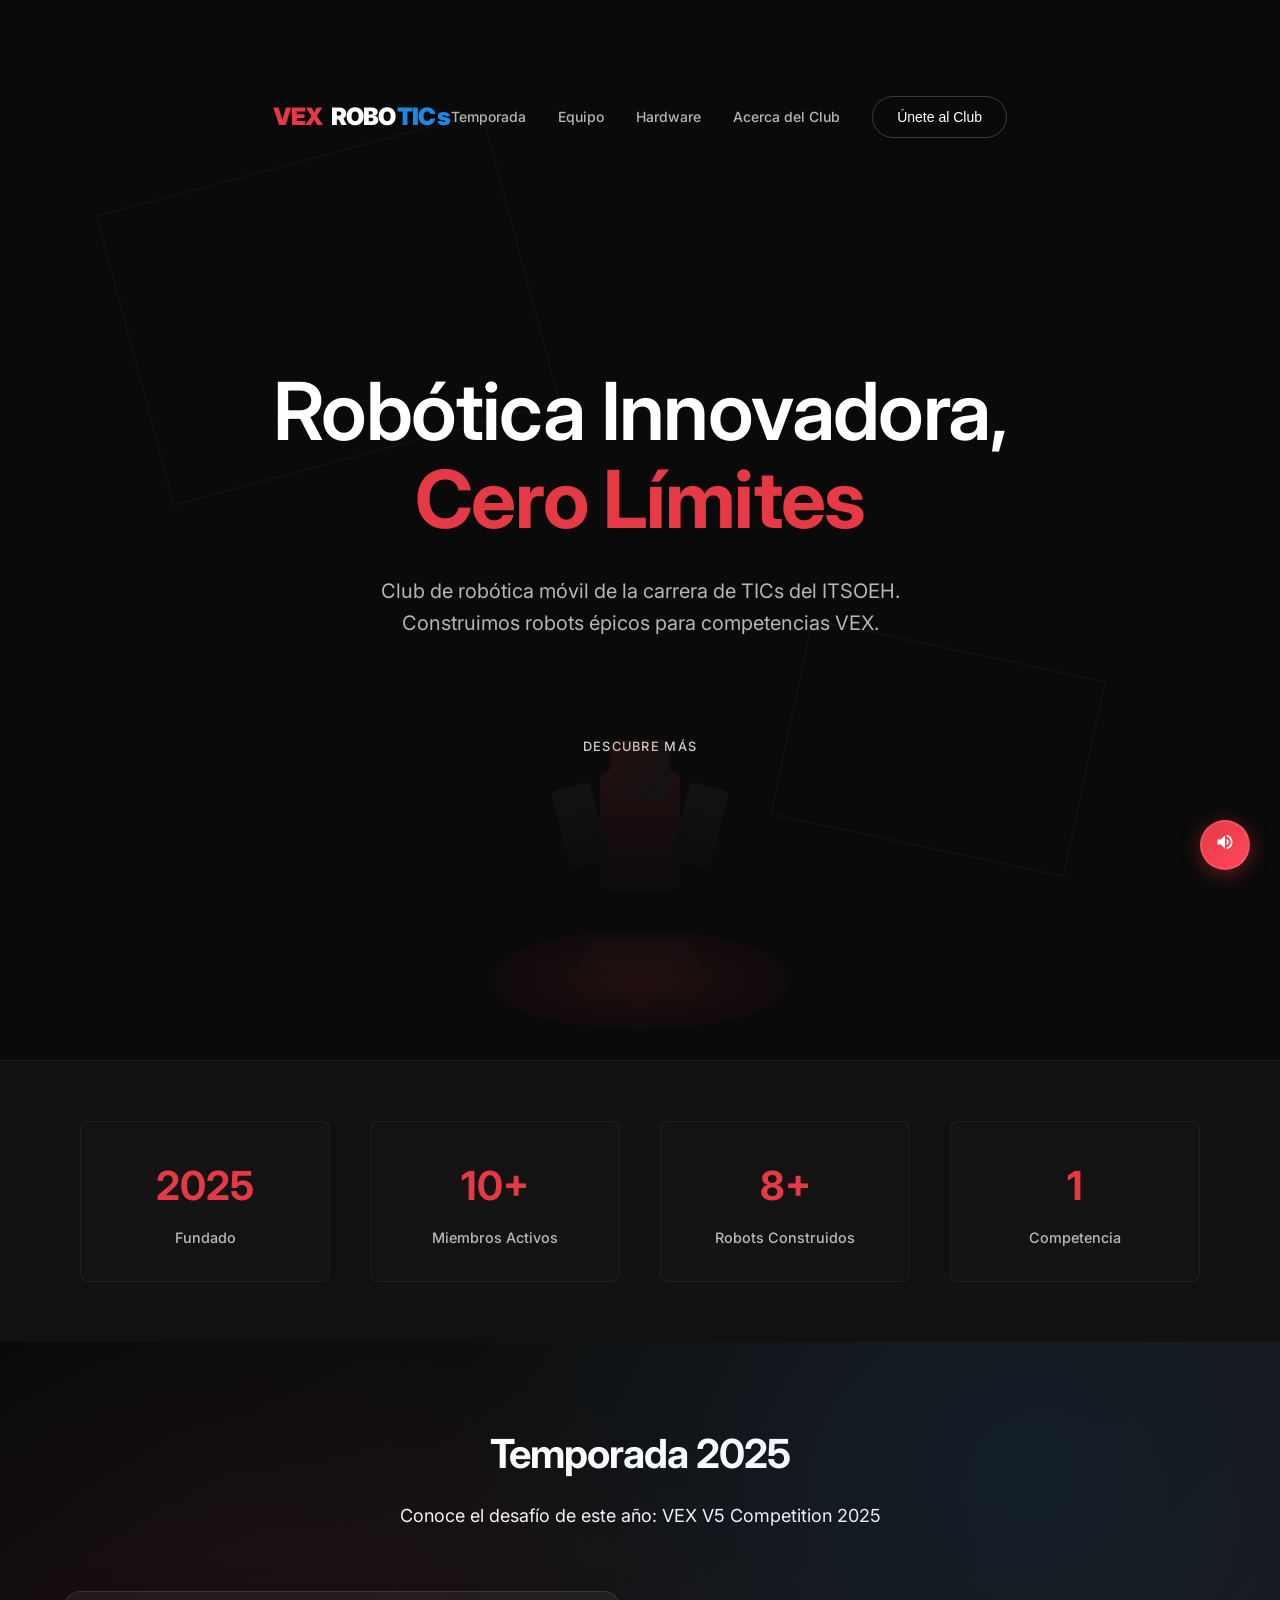
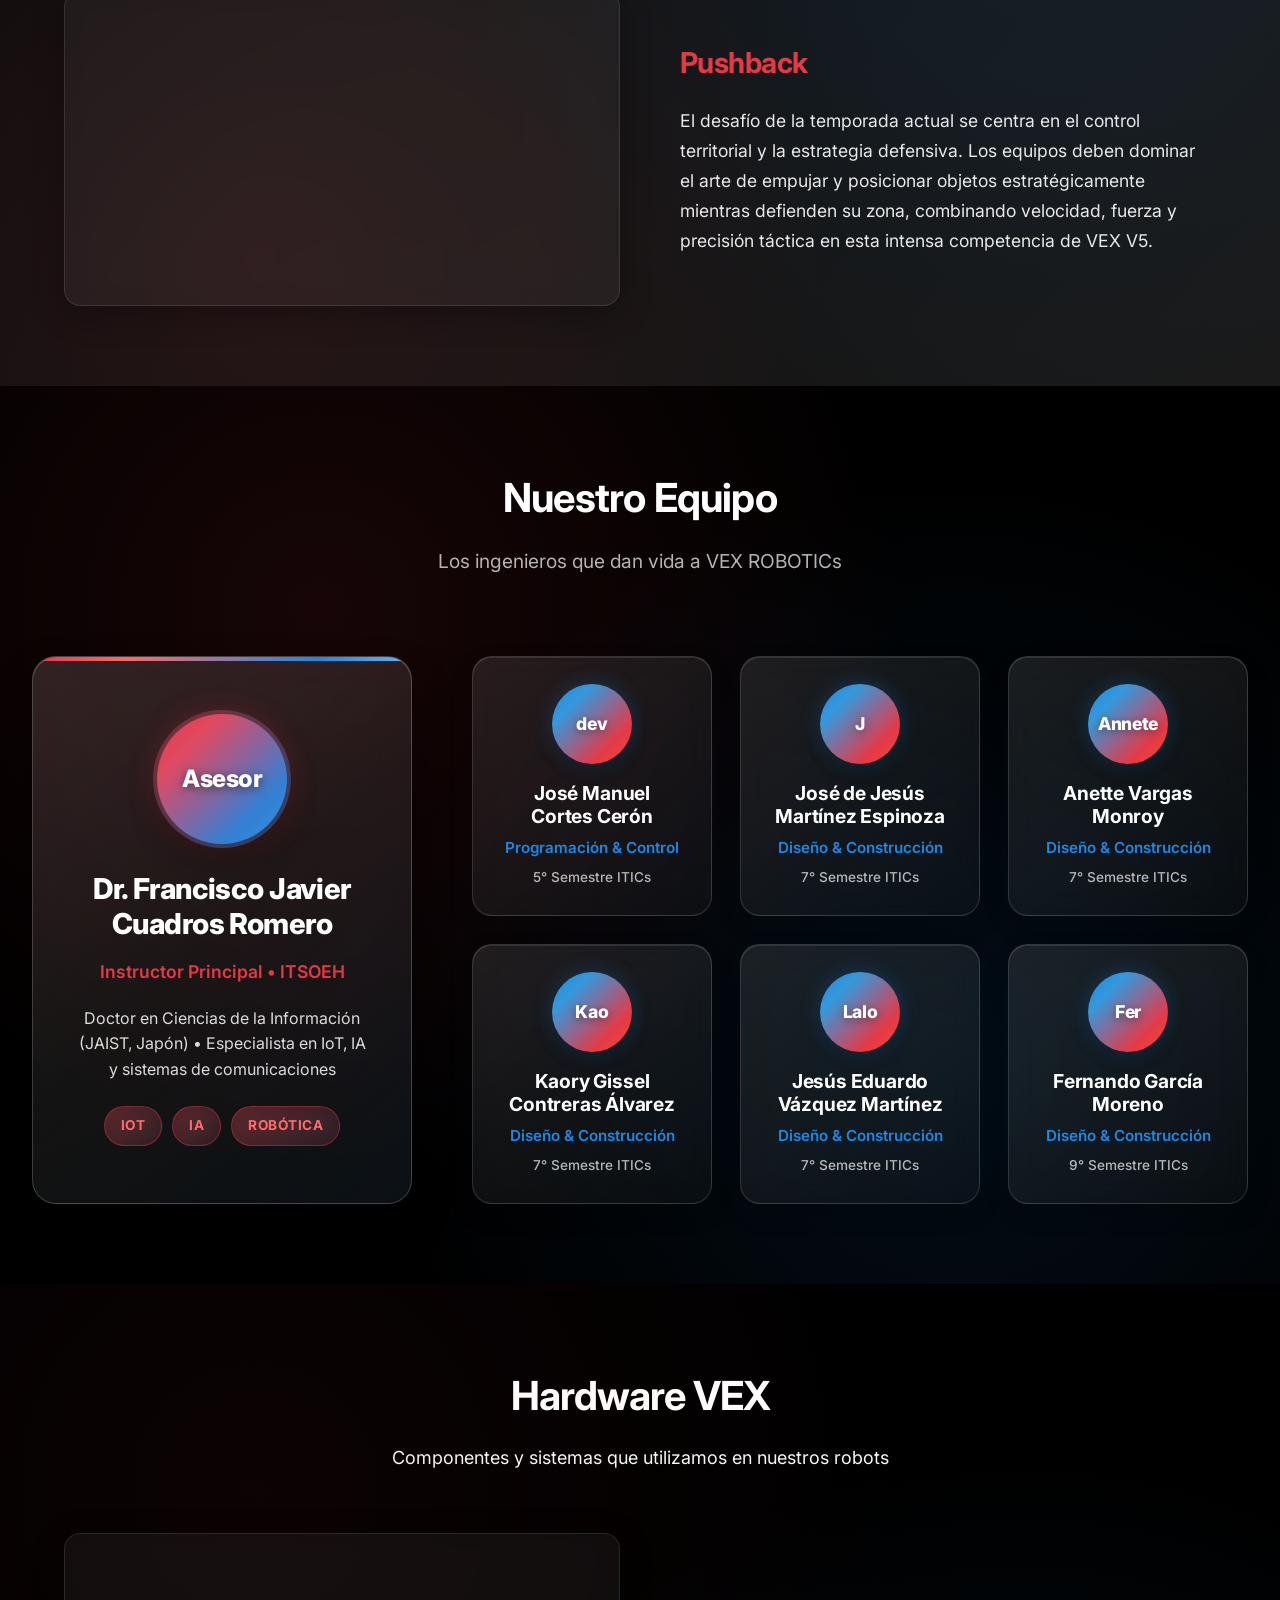
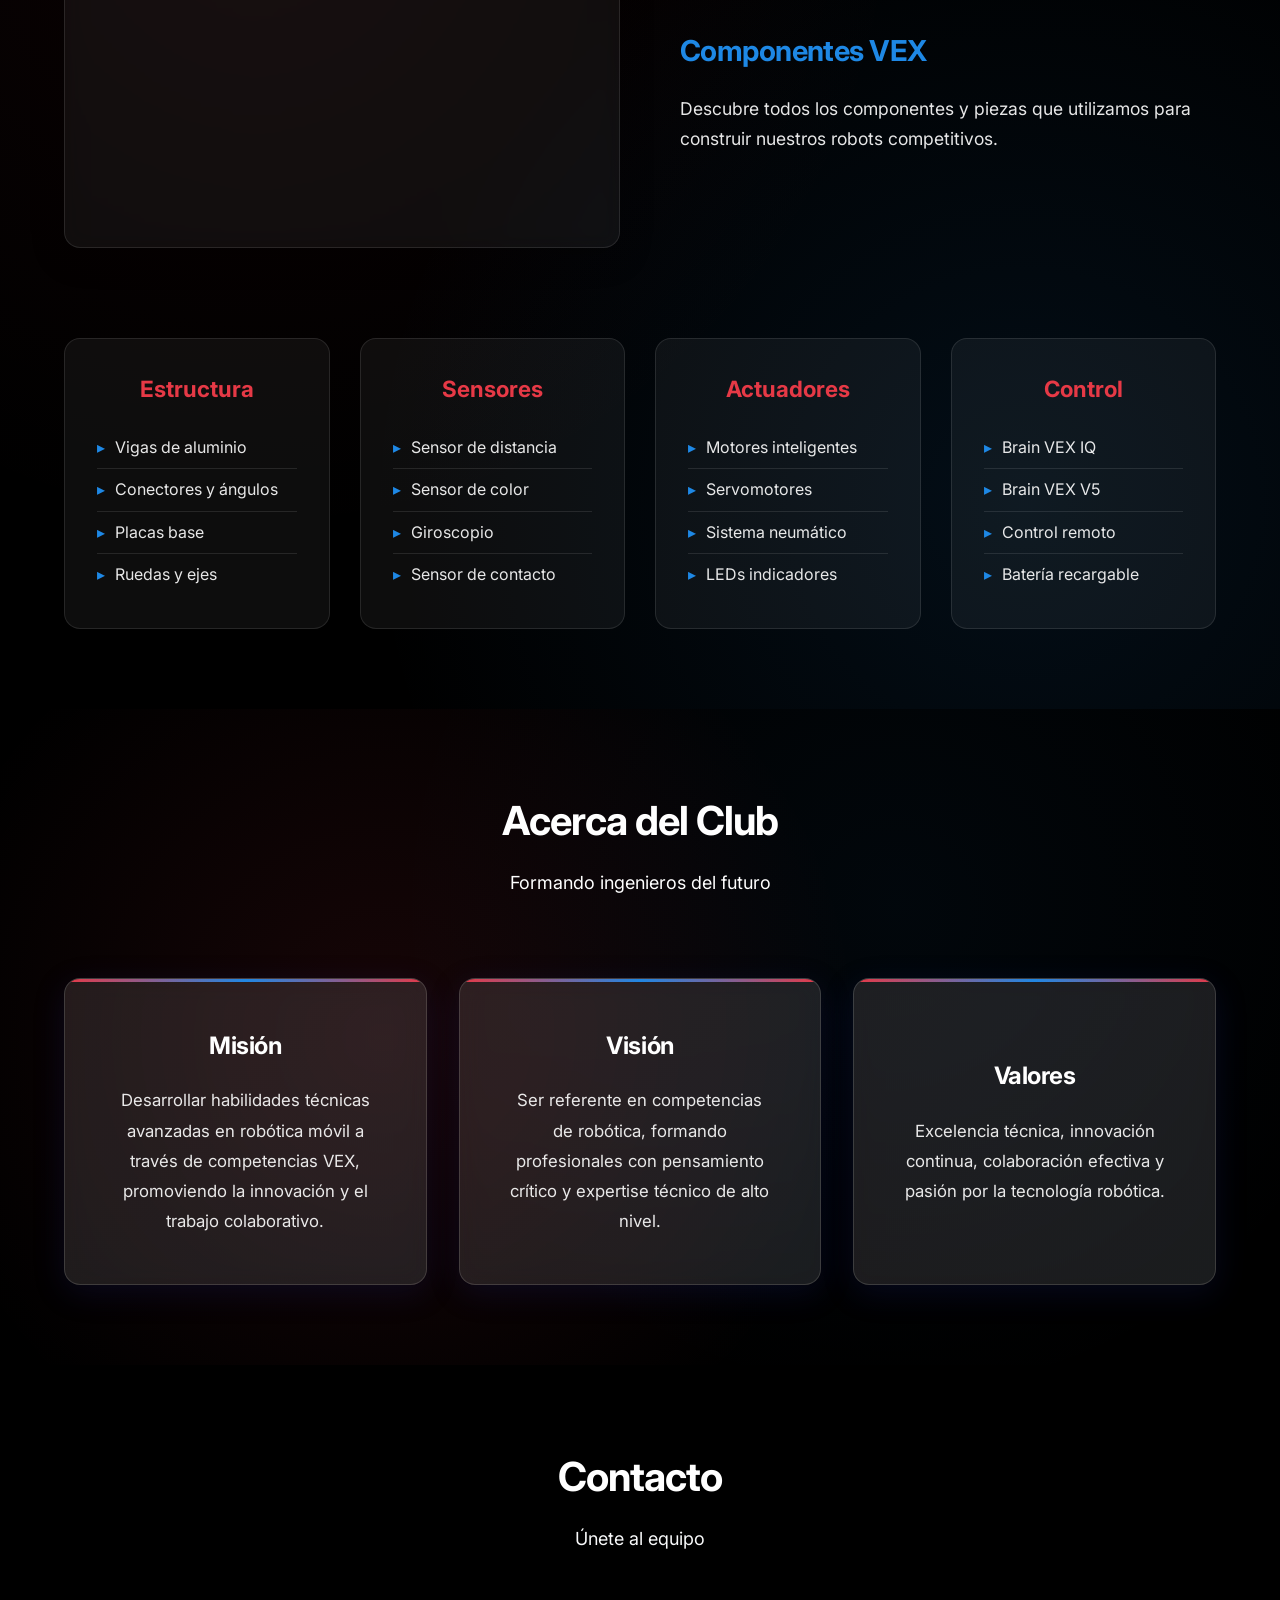
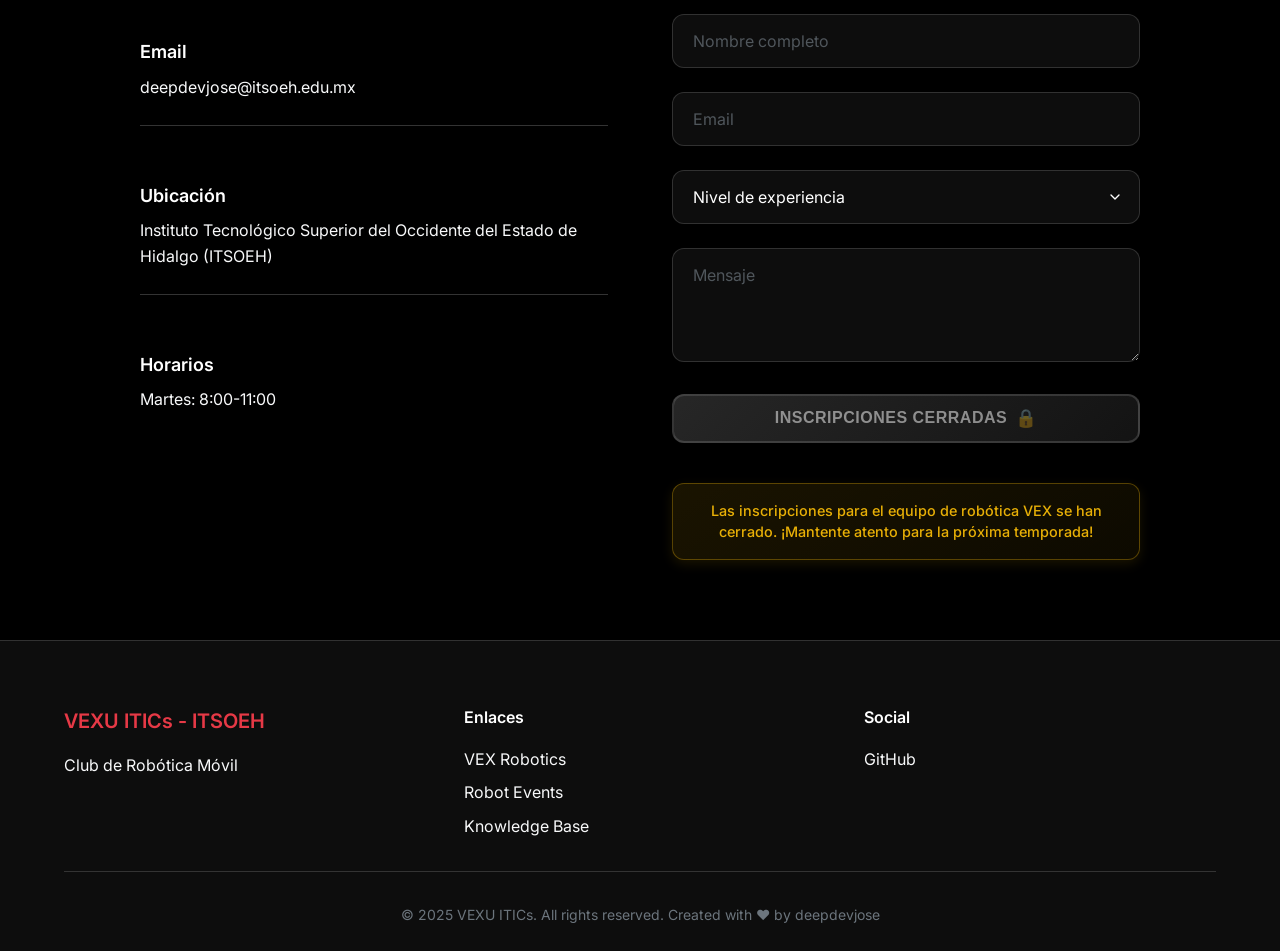
<file: index.html>
<!DOCTYPE html>
<html lang="es">
<head>
    <meta charset="UTF-8">
    <meta name="viewport" content="width=device-width, initial-scale=1.0">
    <title>VEXU ITICs - Club de Robótica Móvil</title>
    
    <!-- Favicon -->
    <link rel="icon" type="image/svg+xml" href="assets/v5-icon.svg">
    <link rel="alternate icon" href="assets/favicon.ico">
    <link rel="apple-touch-icon" href="assets/v5-icon.svg">
    
    <link rel="stylesheet" href="styles.css">
    <link rel="preconnect" href="https://fonts.googleapis.com">
    <link rel="preconnect" href="https://fonts.gstatic.com" crossorigin>
    <link href="https://fonts.googleapis.com/css2?family=Inter:wght@300;400;500;600;700&display=swap" rel="stylesheet">
</head>
<body>
    <!-- Scroll Distance Container -->
    <div class="scroll-dist"></div>
    
    <!-- Subtle Background Elements -->
    <div class="parallax-container">
        <div class="bg-gradient"></div>
        <div class="floating-dots">
            <div class="dot dot-1"></div>
            <div class="dot dot-2"></div>
            <div class="dot dot-3"></div>
        </div>
    </div>

    <!-- Main Content -->
    <main class="main-content">
        <!-- Hero Section ZERO Style -->
        <section id="home" class="hero-zero">
            <div class="zero-background">
                <div class="geometric-element geometric-1"></div>
                <div class="geometric-element geometric-2"></div>
                <div class="subtle-grid"></div>
            </div>
            
            <div class="zero-container">
                <div class="zero-nav">
                    <div class="zero-logo">
                        <span class="logo-vex">VEX</span>
                        <span class="logo-robo">ROBO</span><span class="logo-tics">TIC</span><span class="logo-s">s</span>
                    </div>
                    <div class="nav-links">
                        <a href="#temporada" class="nav-link">Temporada</a>
                        <a href="#team" class="nav-link">Equipo</a>
                        <a href="#hardware" class="nav-link">Hardware</a>
                        <a href="#about" class="nav-link">Acerca del Club</a>
                        <button class="zero-premium-btn">Únete al Club</button>
                    </div>
                </div>
                
                <div class="zero-hero-content">
                    <h1 class="zero-title">
                        <span class="title-line">Robótica Innovadora,</span>
                        <span class="title-line title-accent">Cero Límites</span>
                    </h1>
                    
                    <p class="zero-subtitle">
                        Club de robótica móvil de la carrera de TICs del ITSOEH. Construimos robots épicos para competencias VEX.
                    </p>
                    
                    <div class="scroll-indicator">
                        <div class="scroll-text-wrapper">
                            <div class="scroll-text scroll-text-primary">Descubre más</div>
                            <div class="scroll-text scroll-text-secondary">Haciendo scroll hacia abajo</div>
                        </div>
                    </div>
                </div>
                
                <div class="zero-visual">
                    <div class="robot-silhouette">
                        <div class="robot-body"></div>
                        <div class="robot-head"></div>
                        <div class="robot-arm robot-arm-left"></div>
                        <div class="robot-arm robot-arm-right"></div>
                        <div class="robot-base"></div>
                    </div>
                    <div class="visual-glow"></div>
                </div>
            </div>
        </section>

        <!-- Info Section -->
        <section id="info" class="info-section">
            <div class="info-container">
                <div class="info-grid">
                    <div class="info-card">
                        <div class="info-number">2025</div>
                        <div class="info-label">Fundado</div>
                    </div>
                    <div class="info-card">
                        <div class="info-number">10+</div>
                        <div class="info-label">Miembros Activos</div>
                    </div>
                    <div class="info-card">
                        <div class="info-number">8+</div>
                        <div class="info-label">Robots Construidos</div>
                    </div>
                    <div class="info-card">
                        <div class="info-number">1</div>
                        <div class="info-label">Competencia</div>
                    </div>
                </div>
            </div>
        </section>

        <!-- Temporada Section -->
        <section id="temporada" class="temporada-section">
            <div class="container">
                <div class="section-header">
                    <h2 class="section-title">Temporada 2025</h2>
                    <p class="section-subtitle">Conoce el desafío de este año: VEX V5 Competition 2025</p>
                </div>
                <div class="video-container">
                    <div class="video-wrapper">
                        <iframe 
                            src="https://www.youtube.com/embed/ocmONiVun9M" 
                            title="VEX V5 Pushback 2024-2025" 
                            frameborder="0" 
                            allow="accelerometer; autoplay; clipboard-write; encrypted-media; gyroscope; picture-in-picture; web-share" 
                            allowfullscreen>
                        </iframe>
                    </div>
                    <div class="video-description">
                        <h3>Pushback</h3>
                        <p>El desafío de la temporada actual se centra en el control territorial y la estrategia defensiva. Los equipos deben dominar el arte de empujar y posicionar objetos estratégicamente mientras defienden su zona, combinando velocidad, fuerza y precisión táctica en esta intensa competencia de VEX V5.</p>
                    </div>
                </div>
            </div>
        </section>

        <!-- Team Section -->
        <section id="team" class="team-section-modern">
            <div class="team-container-modern">
                <div class="section-header-modern">
                    <h2 class="section-title-modern">Nuestro Equipo</h2>
                    <p class="section-subtitle-modern">Los ingenieros que dan vida a VEX ROBOTICs</p>
                </div>
                
                <!-- Team Grid Layout -->
                <div class="team-grid-layout">
                    <!-- Instructor Card -->
                    <div class="instructor-card-grid">
                        <div class="instructor-avatar-grid">
                            <div class="avatar-circle">
                                <span class="avatar-initials-grid">Asesor</span>
                            </div>
                        </div>
                        <div class="instructor-info-grid">
                            <h3 class="instructor-name-grid">Dr. Francisco Javier Cuadros Romero</h3>
                            <p class="instructor-role-grid">Instructor Principal • ITSOEH</p>
                            <p class="instructor-bio-grid">
                                Doctor en Ciencias de la Información (JAIST, Japón) • Especialista en IoT, IA y sistemas de comunicaciones
                            </p>
                            <div class="instructor-badges-grid">
                                <span class="badge-grid">IoT</span>
                                <span class="badge-grid">IA</span>
                                <span class="badge-grid">Robótica</span>
                            </div>
                        </div>
                    </div>

                    <!-- Students Grid -->
                    <div class="students-grid-layout">
                        <div class="student-card-grid">
                            <div class="student-avatar-grid">
                                <div class="avatar-circle">
                                    <span class="avatar-initials">dev</span>
                                </div>
                            </div>
                            <h4 class="student-name-grid">José Manuel Cortes Cerón</h4>
                            <p class="student-role-grid">Programación & Control</p>
                            <p class="student-semester-grid">5° Semestre ITICs</p>
                        </div>
                        <div class="student-card-grid">
                            <div class="student-avatar-grid">
                                <div class="avatar-circle">
                                    <span class="avatar-initials">J</span>
                                </div>
                            </div>
                            <h4 class="student-name-grid">José de Jesús Martínez Espinoza</h4>
                            <p class="student-role-grid">Diseño & Construcción</p>
                            <p class="student-semester-grid">7° Semestre ITICs</p>
                        </div>
                        <div class="student-card-grid">
                            <div class="student-avatar-grid">
                                <div class="avatar-circle">
                                    <span class="avatar-initials">Annete</span>
                                </div>
                            </div>
                            <h4 class="student-name-grid">Anette Vargas Monroy</h4>
                            <p class="student-role-grid">Diseño & Construcción</p>
                            <p class="student-semester-grid">7° Semestre ITICs</p>
                        </div>
                        <div class="student-card-grid">
                            <div class="student-avatar-grid">
                                <div class="avatar-circle">
                                    <span class="avatar-initials">Kao</span>
                                </div>
                            </div>
                            <h4 class="student-name-grid">Kaory Gissel Contreras Álvarez</h4>
                            <p class="student-role-grid">Diseño & Construcción</p>
                            <p class="student-semester-grid">7° Semestre ITICs</p>
                        </div>
                        <div class="student-card-grid">
                            <div class="student-avatar-grid">
                                <div class="avatar-circle">
                                    <span class="avatar-initials">Lalo</span>
                                </div>
                            </div>
                            <h4 class="student-name-grid">Jesús Eduardo Vázquez Martínez</h4>
                            <p class="student-role-grid">Diseño & Construcción</p>
                            <p class="student-semester-grid">7° Semestre ITICs</p>
                        </div>
                        <div class="student-card-grid">
                            <div class="student-avatar-grid">
                                <div class="avatar-circle">
                                    <span class="avatar-initials">Fer</span>
                                </div>
                            </div>
                            <h4 class="student-name-grid">Fernando García Moreno</h4>
                            <p class="student-role-grid">Diseño & Construcción</p>
                            <p class="student-semester-grid">9° Semestre ITICs</p>
                        </div>
                    </div>
                </div>
            </div>
        </section>

        <!-- Hardware Section -->
        <section id="hardware" class="hardware-section">
            <div class="container">
                <div class="section-header">
                    <h2 class="section-title">Hardware VEX</h2>
                    <p class="section-subtitle">Componentes y sistemas que utilizamos en nuestros robots</p>
                </div>
                <div class="hardware-content">
                    <div class="hardware-video-section">
                        <div class="video-wrapper">
                            <iframe 
                                src="https://www.youtube.com/embed/HlJmc5k-2TU?rel=0&modestbranding=1" 
                                title="VEX Hardware Components" 
                                frameborder="0" 
                                allow="accelerometer; autoplay; clipboard-write; encrypted-media; gyroscope; picture-in-picture; web-share" 
                                allowfullscreen>
                            </iframe>
                        </div>
                        <div class="video-description">
                            <h3>Componentes VEX</h3>
                            <p>Descubre todos los componentes y piezas que utilizamos para construir nuestros robots competitivos.</p>
                        </div>
                    </div>
                    <div class="hardware-grid">
                        <div class="hardware-category">
                            <h3>Estructura</h3>
                            <ul>
                                <li>Vigas de aluminio</li>
                                <li>Conectores y ángulos</li>
                                <li>Placas base</li>
                                <li>Ruedas y ejes</li>
                            </ul>
                        </div>
                        <div class="hardware-category">
                            <h3>Sensores</h3>
                            <ul>
                                <li>Sensor de distancia</li>
                                <li>Sensor de color</li>
                                <li>Giroscopio</li>
                                <li>Sensor de contacto</li>
                            </ul>
                        </div>
                        <div class="hardware-category">
                            <h3>Actuadores</h3>
                            <ul>
                                <li>Motores inteligentes</li>
                                <li>Servomotores</li>
                                <li>Sistema neumático</li>
                                <li>LEDs indicadores</li>
                            </ul>
                        </div>
                        <div class="hardware-category">
                            <h3>Control</h3>
                            <ul>
                                <li>Brain VEX IQ</li>
                                <li>Brain VEX V5</li>
                                <li>Control remoto</li>
                                <li>Batería recargable</li>
                            </ul>
                        </div>
                    </div>
                </div>
            </div>
        </section>

        <!-- About Section -->
        <section id="about" class="about-minimal">
            <div class="container">
                <div class="section-header">
                    <h2 class="section-title">Acerca del Club</h2>
                    <p class="section-subtitle">Formando ingenieros del futuro</p>
                </div>
                <div class="about-grid-minimal">
                    <div class="about-card-minimal">
                        <h3>Misión</h3>
                        <p>Desarrollar habilidades técnicas avanzadas en robótica móvil a través de competencias VEX, promoviendo la innovación y el trabajo colaborativo.</p>
                    </div>
                    <div class="about-card-minimal">
                        <h3>Visión</h3>
                        <p>Ser referente en competencias de robótica, formando profesionales con pensamiento crítico y expertise técnico de alto nivel.</p>
                    </div>
                    <div class="about-card-minimal">
                        <h3>Valores</h3>
                        <p>Excelencia técnica, innovación continua, colaboración efectiva y pasión por la tecnología robótica.</p>
                    </div>
                </div>
            </div>
        </section>

        <!-- Contact Section -->
        <section id="contact" class="contact-minimal">
            <div class="container">
                <div class="section-header">
                    <h2 class="section-title">Contacto</h2>
                    <p class="section-subtitle">Únete al equipo</p>
                </div>
                <div class="contact-content-minimal">
                    <div class="contact-info-minimal">
                        <div class="contact-item-minimal">
                            <h4>Email</h4>
                            <p>deepdevjose@itsoeh.edu.mx</p>
                        </div>
                        <div class="contact-item-minimal">
                            <h4>Ubicación</h4>
                            <p>Instituto Tecnológico Superior del Occidente del Estado de Hidalgo (ITSOEH)</p>
                        </div>
                        <div class="contact-item-minimal">
                            <h4>Horarios</h4>
                            <p>Martes: 8:00-11:00</p>
                        </div>
                    </div>
                    <div class="join-form-minimal">
                        <form class="form-minimal">
                            <div class="form-group-minimal">
                                <input type="text" placeholder="Nombre completo" required>
                            </div>
                            <div class="form-group-minimal">
                                <input type="email" placeholder="Email" required>
                            </div>
                            <div class="form-group-minimal">
                                <select required>
                                    <option value="" disabled selected>Nivel de experiencia</option>
                                    <option value="beginner">Principiante</option>
                                    <option value="intermediate">Intermedio</option>
                                    <option value="advanced">Avanzado</option>
                                </select>
                            </div>
                            <div class="form-group-minimal">
                                <textarea placeholder="Mensaje" rows="4"></textarea>
                            </div>
                            <button type="button" class="btn-minimal btn-closed" disabled>
                                <span class="btn-text">Inscripciones Cerradas</span>
                                <span class="btn-icon">🔒</span>
                            </button>
                            <p class="registration-closed-message">
                                Las inscripciones para el equipo de robótica VEX se han cerrado. 
                                ¡Mantente atento para la próxima temporada!
                            </p>
                        </form>
                    </div>
                </div>
            </div>
        </section>
    </main>

    <!-- Floating Music Button -->
    <div class="floating-music-btn" id="musicBtn" title="Reproducir música VEX">
        <div class="music-icon">
            <svg width="20" height="20" viewBox="0 0 24 24" fill="currentColor">
                <path d="M3 9v6h4l5 5V4L7 9H3zm13.5 3c0-1.77-1.02-3.29-2.5-4.03v8.05c1.48-.73 2.5-2.25 2.5-4.02zM14 3.23v2.06c2.89.86 5 3.54 5 6.71s-2.11 5.85-5 6.71v2.06c4.01-.91 7-4.49 7-8.77s-2.99-7.86-7-8.77z"/>
            </svg>
        </div>
        <!-- Real VEX music audio -->
        <audio id="vexMusic" loop preload="metadata">
            <source src="assets/mp3s/audio.mp3" type="audio/mpeg">
        </audio>
    </div>

    <!-- Footer -->
    <footer class="footer-minimal">
        <div class="container">
            <div class="footer-content-minimal">
                <div class="footer-section-minimal">
                    <h3>VEXU ITICs - ITSOEH</h3>
                    <p>Club de Robótica Móvil</p>
                </div>
                <div class="footer-section-minimal">
                    <h4>Enlaces</h4>
                    <ul>
                        <li><a href="https://www.vexrobotics.com" target="_blank">VEX Robotics</a></li>
                        <li><a href="https://www.robotevents.com" target="_blank">Robot Events</a></li>
                        <li><a href="https://kb.vex.com" target="_blank">Knowledge Base</a></li>
                    </ul>
                </div>
                <div class="footer-section-minimal">
                    <h4>Social</h4>
                    <div class="social-links-minimal">
                        <a href="https://github.com/deepdevjose/VEXU-ITICs" target="_blank">GitHub</a>
                    </div>
                </div>
            </div>
            <div class="footer-bottom-minimal">
                <p>&copy; 2025 VEXU ITICs. All rights reserved. Created with ❤️ by deepdevjose</p>
            </div>
        </div>
    </footer>

    <script src="main.js"></script>
</body>
</html>
</file>
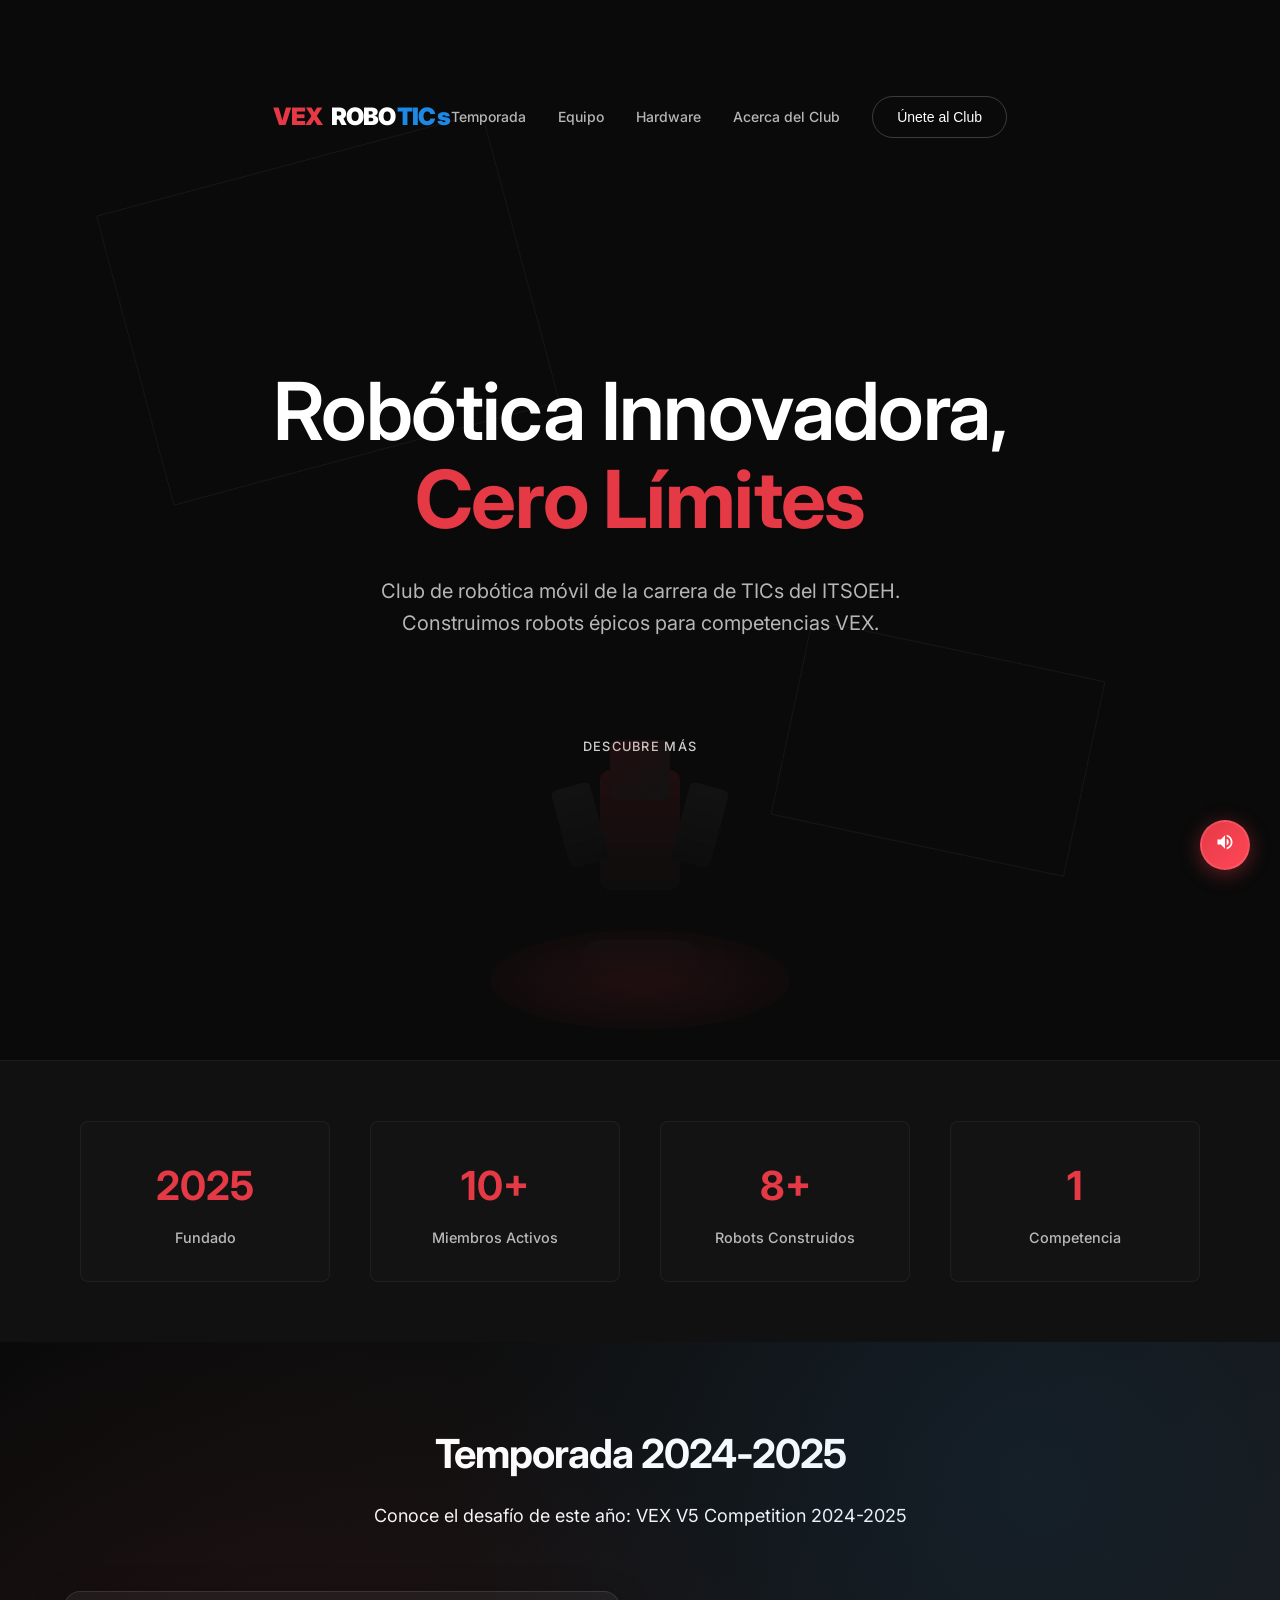
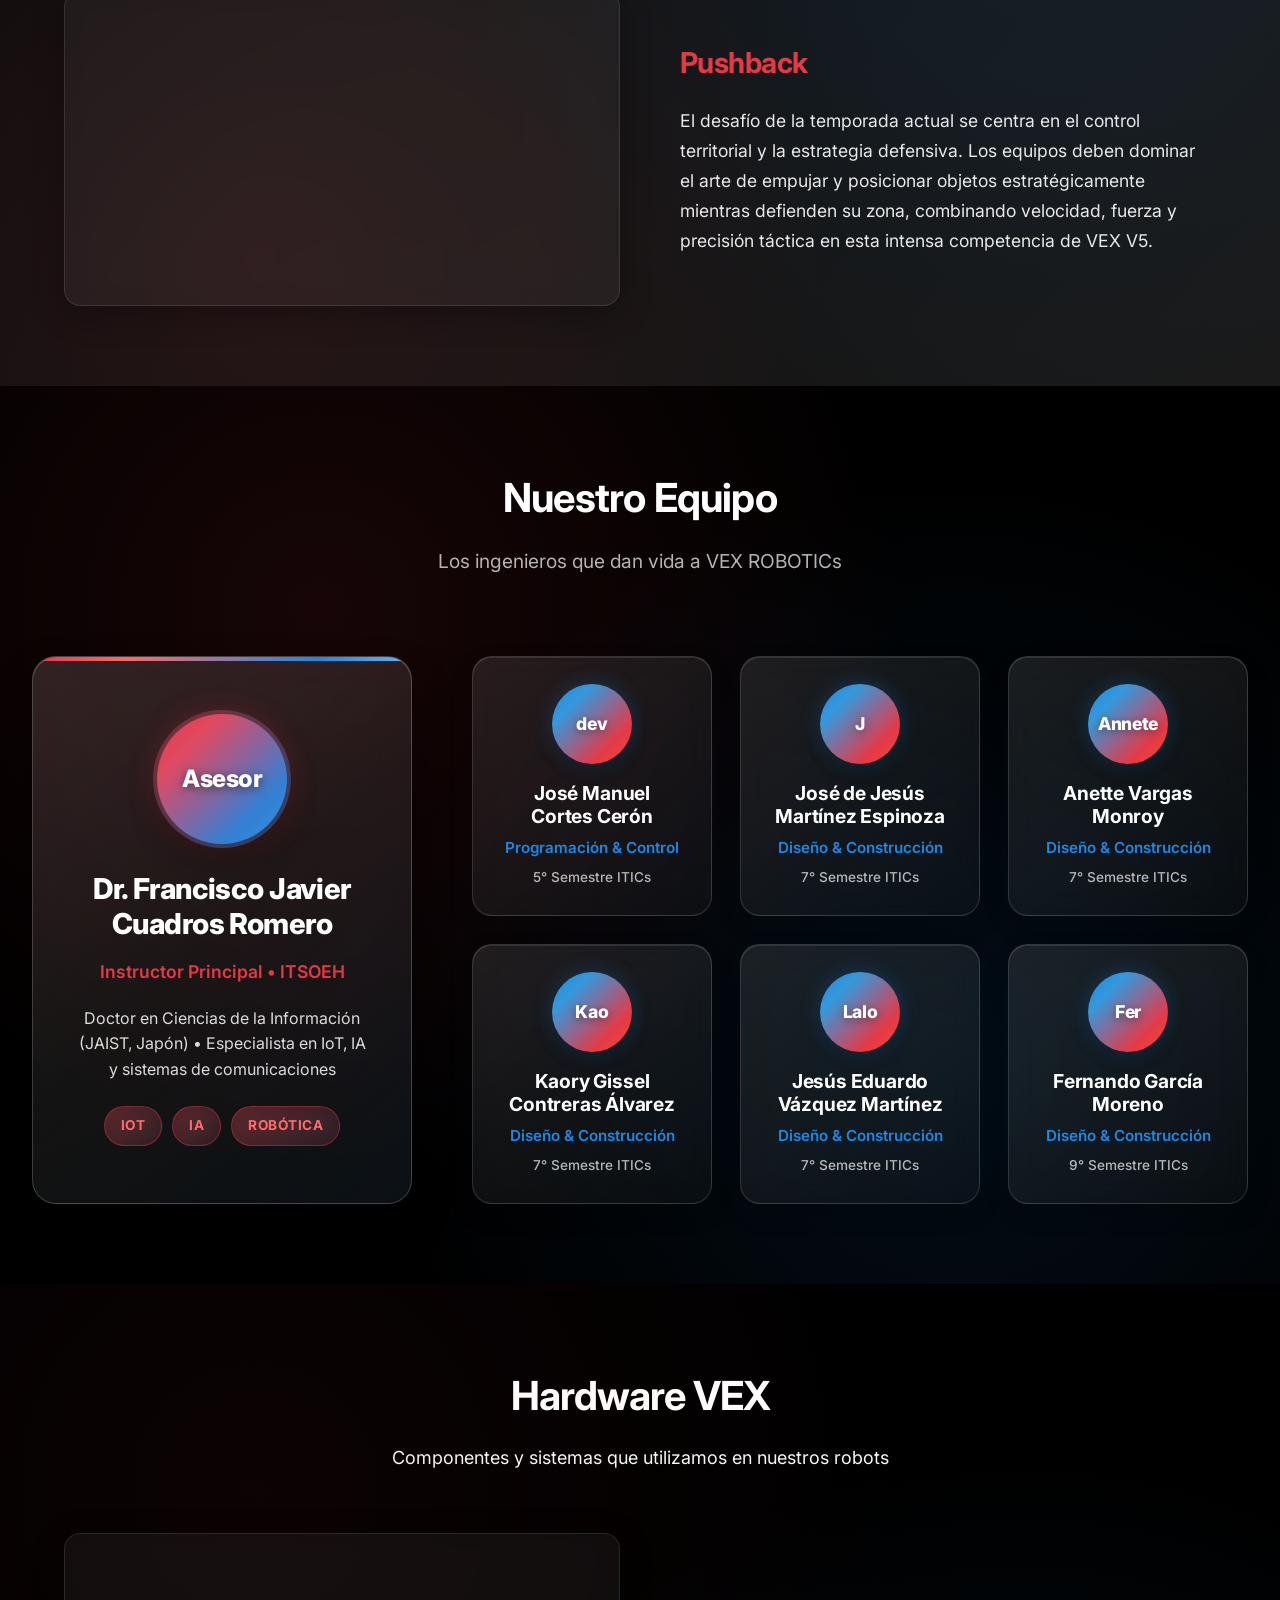
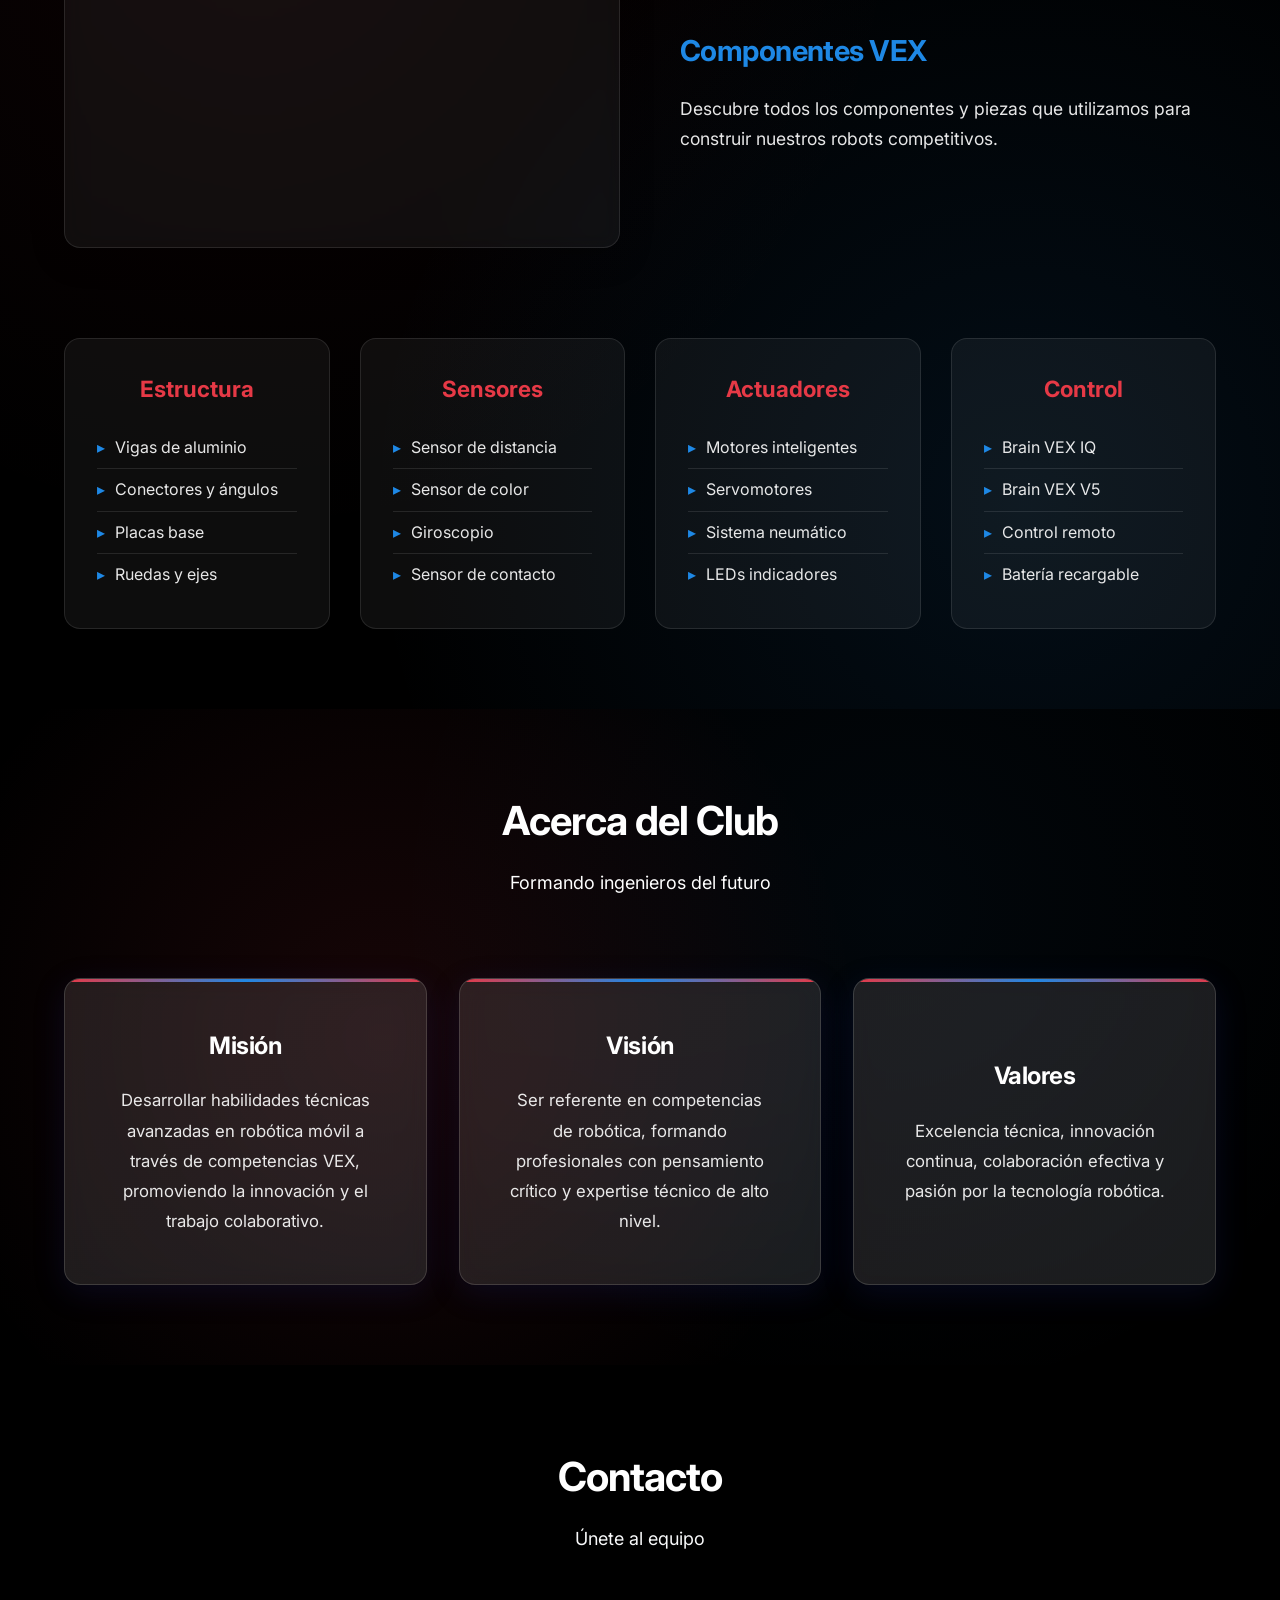
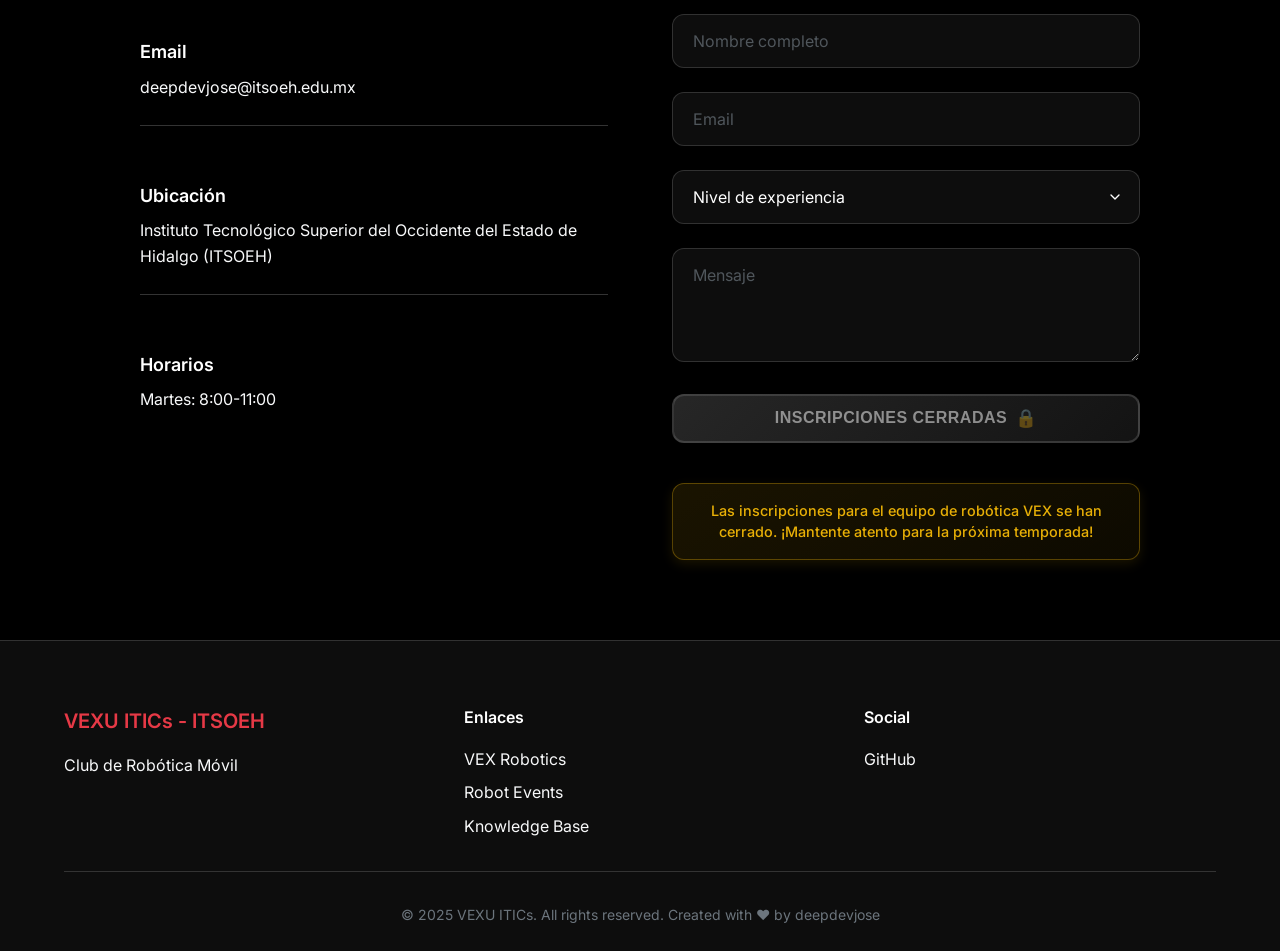
<file: src/index.html>
<!DOCTYPE html>
<html lang="es">
<head>
    <meta charset="UTF-8">
    <meta name="viewport" content="width=device-width, initial-scale=1.0">
    <title>VEXU ITICs - Club de Robótica Móvil</title>
    
    <!-- Favicon -->
    <link rel="icon" type="image/svg+xml" href="assets/v5-icon.svg">
    <link rel="alternate icon" href="assets/favicon.ico">
    <link rel="apple-touch-icon" href="assets/v5-icon.svg">
    
    <link rel="stylesheet" href="styles.css">
    <link rel="preconnect" href="https://fonts.googleapis.com">
    <link rel="preconnect" href="https://fonts.gstatic.com" crossorigin>
    <link href="https://fonts.googleapis.com/css2?family=Inter:wght@300;400;500;600;700&display=swap" rel="stylesheet">
</head>
<body>
    <!-- Scroll Distance Container -->
    <div class="scroll-dist"></div>
    
    <!-- Subtle Background Elements -->
    <div class="parallax-container">
        <div class="bg-gradient"></div>
        <div class="floating-dots">
            <div class="dot dot-1"></div>
            <div class="dot dot-2"></div>
            <div class="dot dot-3"></div>
        </div>
    </div>

    <!-- Main Content -->
    <main class="main-content">
        <!-- Hero Section ZERO Style -->
        <section id="home" class="hero-zero">
            <div class="zero-background">
                <div class="geometric-element geometric-1"></div>
                <div class="geometric-element geometric-2"></div>
                <div class="subtle-grid"></div>
            </div>
            
            <div class="zero-container">
                <div class="zero-nav">
                    <div class="zero-logo">
                        <span class="logo-vex">VEX</span>
                        <span class="logo-robo">ROBO</span><span class="logo-tics">TIC</span><span class="logo-s">s</span>
                    </div>
                    <div class="nav-links">
                        <a href="#temporada" class="nav-link">Temporada</a>
                        <a href="#team" class="nav-link">Equipo</a>
                        <a href="#hardware" class="nav-link">Hardware</a>
                        <a href="#about" class="nav-link">Acerca del Club</a>
                        <button class="zero-premium-btn">Únete al Club</button>
                    </div>
                </div>
                
                <div class="zero-hero-content">
                    <h1 class="zero-title">
                        <span class="title-line">Robótica Innovadora,</span>
                        <span class="title-line title-accent">Cero Límites</span>
                    </h1>
                    
                    <p class="zero-subtitle">
                        Club de robótica móvil de la carrera de TICs del ITSOEH. Construimos robots épicos para competencias VEX.
                    </p>
                    
                    <div class="scroll-indicator">
                        <div class="scroll-text-wrapper">
                            <div class="scroll-text scroll-text-primary">Descubre más</div>
                            <div class="scroll-text scroll-text-secondary">Haciendo scroll hacia abajo</div>
                        </div>
                    </div>
                </div>
                
                <div class="zero-visual">
                    <div class="robot-silhouette">
                        <div class="robot-body"></div>
                        <div class="robot-head"></div>
                        <div class="robot-arm robot-arm-left"></div>
                        <div class="robot-arm robot-arm-right"></div>
                        <div class="robot-base"></div>
                    </div>
                    <div class="visual-glow"></div>
                </div>
            </div>
        </section>

        <!-- Info Section -->
        <section id="info" class="info-section">
            <div class="info-container">
                <div class="info-grid">
                    <div class="info-card">
                        <div class="info-number">2025</div>
                        <div class="info-label">Fundado</div>
                    </div>
                    <div class="info-card">
                        <div class="info-number">10+</div>
                        <div class="info-label">Miembros Activos</div>
                    </div>
                    <div class="info-card">
                        <div class="info-number">8+</div>
                        <div class="info-label">Robots Construidos</div>
                    </div>
                    <div class="info-card">
                        <div class="info-number">1</div>
                        <div class="info-label">Competencia</div>
                    </div>
                </div>
            </div>
        </section>

        <!-- Temporada Section -->
        <section id="temporada" class="temporada-section">
            <div class="container">
                <div class="section-header">
                    <h2 class="section-title">Temporada 2024-2025</h2>
                    <p class="section-subtitle">Conoce el desafío de este año: VEX V5 Competition 2024-2025</p>
                </div>
                <div class="video-container">
                    <div class="video-wrapper">
                        <iframe 
                            src="https://www.youtube.com/embed/ocmONiVun9M" 
                            title="VEX V5 Pushback 2024-2025" 
                            frameborder="0" 
                            allow="accelerometer; autoplay; clipboard-write; encrypted-media; gyroscope; picture-in-picture; web-share" 
                            allowfullscreen>
                        </iframe>
                    </div>
                    <div class="video-description">
                        <h3>Pushback</h3>
                        <p>El desafío de la temporada actual se centra en el control territorial y la estrategia defensiva. Los equipos deben dominar el arte de empujar y posicionar objetos estratégicamente mientras defienden su zona, combinando velocidad, fuerza y precisión táctica en esta intensa competencia de VEX V5.</p>
                    </div>
                </div>
            </div>
        </section>

        <!-- Team Section -->
        <section id="team" class="team-section-modern">
            <div class="team-container-modern">
                <div class="section-header-modern">
                    <h2 class="section-title-modern">Nuestro Equipo</h2>
                    <p class="section-subtitle-modern">Los ingenieros que dan vida a VEX ROBOTICs</p>
                </div>
                
                <!-- Team Grid Layout -->
                <div class="team-grid-layout">
                    <!-- Instructor Card -->
                    <div class="instructor-card-grid">
                        <div class="instructor-avatar-grid">
                            <div class="avatar-circle">
                                <span class="avatar-initials-grid">Asesor</span>
                            </div>
                        </div>
                        <div class="instructor-info-grid">
                            <h3 class="instructor-name-grid">Dr. Francisco Javier Cuadros Romero</h3>
                            <p class="instructor-role-grid">Instructor Principal • ITSOEH</p>
                            <p class="instructor-bio-grid">
                                Doctor en Ciencias de la Información (JAIST, Japón) • Especialista en IoT, IA y sistemas de comunicaciones
                            </p>
                            <div class="instructor-badges-grid">
                                <span class="badge-grid">IoT</span>
                                <span class="badge-grid">IA</span>
                                <span class="badge-grid">Robótica</span>
                            </div>
                        </div>
                    </div>

                    <!-- Students Grid -->
                    <div class="students-grid-layout">
                        <div class="student-card-grid">
                            <div class="student-avatar-grid">
                                <div class="avatar-circle">
                                    <span class="avatar-initials">dev</span>
                                </div>
                            </div>
                            <h4 class="student-name-grid">José Manuel Cortes Cerón</h4>
                            <p class="student-role-grid">Programación & Control</p>
                            <p class="student-semester-grid">5° Semestre ITICs</p>
                        </div>
                        <div class="student-card-grid">
                            <div class="student-avatar-grid">
                                <div class="avatar-circle">
                                    <span class="avatar-initials">J</span>
                                </div>
                            </div>
                            <h4 class="student-name-grid">José de Jesús Martínez Espinoza</h4>
                            <p class="student-role-grid">Diseño & Construcción</p>
                            <p class="student-semester-grid">7° Semestre ITICs</p>
                        </div>
                        <div class="student-card-grid">
                            <div class="student-avatar-grid">
                                <div class="avatar-circle">
                                    <span class="avatar-initials">Annete</span>
                                </div>
                            </div>
                            <h4 class="student-name-grid">Anette Vargas Monroy</h4>
                            <p class="student-role-grid">Diseño & Construcción</p>
                            <p class="student-semester-grid">7° Semestre ITICs</p>
                        </div>
                        <div class="student-card-grid">
                            <div class="student-avatar-grid">
                                <div class="avatar-circle">
                                    <span class="avatar-initials">Kao</span>
                                </div>
                            </div>
                            <h4 class="student-name-grid">Kaory Gissel Contreras Álvarez</h4>
                            <p class="student-role-grid">Diseño & Construcción</p>
                            <p class="student-semester-grid">7° Semestre ITICs</p>
                        </div>
                        <div class="student-card-grid">
                            <div class="student-avatar-grid">
                                <div class="avatar-circle">
                                    <span class="avatar-initials">Lalo</span>
                                </div>
                            </div>
                            <h4 class="student-name-grid">Jesús Eduardo Vázquez Martínez</h4>
                            <p class="student-role-grid">Diseño & Construcción</p>
                            <p class="student-semester-grid">7° Semestre ITICs</p>
                        </div>
                        <div class="student-card-grid">
                            <div class="student-avatar-grid">
                                <div class="avatar-circle">
                                    <span class="avatar-initials">Fer</span>
                                </div>
                            </div>
                            <h4 class="student-name-grid">Fernando García Moreno</h4>
                            <p class="student-role-grid">Diseño & Construcción</p>
                            <p class="student-semester-grid">9° Semestre ITICs</p>
                        </div>
                    </div>
                </div>
            </div>
        </section>

        <!-- Hardware Section -->
        <section id="hardware" class="hardware-section">
            <div class="container">
                <div class="section-header">
                    <h2 class="section-title">Hardware VEX</h2>
                    <p class="section-subtitle">Componentes y sistemas que utilizamos en nuestros robots</p>
                </div>
                <div class="hardware-content">
                    <div class="hardware-video-section">
                        <div class="video-wrapper">
                            <iframe 
                                src="https://www.youtube.com/embed/HlJmc5k-2TU?rel=0&modestbranding=1" 
                                title="VEX Hardware Components" 
                                frameborder="0" 
                                allow="accelerometer; autoplay; clipboard-write; encrypted-media; gyroscope; picture-in-picture; web-share" 
                                allowfullscreen>
                            </iframe>
                        </div>
                        <div class="video-description">
                            <h3>Componentes VEX</h3>
                            <p>Descubre todos los componentes y piezas que utilizamos para construir nuestros robots competitivos.</p>
                        </div>
                    </div>
                    <div class="hardware-grid">
                        <div class="hardware-category">
                            <h3>Estructura</h3>
                            <ul>
                                <li>Vigas de aluminio</li>
                                <li>Conectores y ángulos</li>
                                <li>Placas base</li>
                                <li>Ruedas y ejes</li>
                            </ul>
                        </div>
                        <div class="hardware-category">
                            <h3>Sensores</h3>
                            <ul>
                                <li>Sensor de distancia</li>
                                <li>Sensor de color</li>
                                <li>Giroscopio</li>
                                <li>Sensor de contacto</li>
                            </ul>
                        </div>
                        <div class="hardware-category">
                            <h3>Actuadores</h3>
                            <ul>
                                <li>Motores inteligentes</li>
                                <li>Servomotores</li>
                                <li>Sistema neumático</li>
                                <li>LEDs indicadores</li>
                            </ul>
                        </div>
                        <div class="hardware-category">
                            <h3>Control</h3>
                            <ul>
                                <li>Brain VEX IQ</li>
                                <li>Brain VEX V5</li>
                                <li>Control remoto</li>
                                <li>Batería recargable</li>
                            </ul>
                        </div>
                    </div>
                </div>
            </div>
        </section>

        <!-- About Section -->
        <section id="about" class="about-minimal">
            <div class="container">
                <div class="section-header">
                    <h2 class="section-title">Acerca del Club</h2>
                    <p class="section-subtitle">Formando ingenieros del futuro</p>
                </div>
                <div class="about-grid-minimal">
                    <div class="about-card-minimal">
                        <h3>Misión</h3>
                        <p>Desarrollar habilidades técnicas avanzadas en robótica móvil a través de competencias VEX, promoviendo la innovación y el trabajo colaborativo.</p>
                    </div>
                    <div class="about-card-minimal">
                        <h3>Visión</h3>
                        <p>Ser referente en competencias de robótica, formando profesionales con pensamiento crítico y expertise técnico de alto nivel.</p>
                    </div>
                    <div class="about-card-minimal">
                        <h3>Valores</h3>
                        <p>Excelencia técnica, innovación continua, colaboración efectiva y pasión por la tecnología robótica.</p>
                    </div>
                </div>
            </div>
        </section>

        <!-- Contact Section -->
        <section id="contact" class="contact-minimal">
            <div class="container">
                <div class="section-header">
                    <h2 class="section-title">Contacto</h2>
                    <p class="section-subtitle">Únete al equipo</p>
                </div>
                <div class="contact-content-minimal">
                    <div class="contact-info-minimal">
                        <div class="contact-item-minimal">
                            <h4>Email</h4>
                            <p>deepdevjose@itsoeh.edu.mx</p>
                        </div>
                        <div class="contact-item-minimal">
                            <h4>Ubicación</h4>
                            <p>Instituto Tecnológico Superior del Occidente del Estado de Hidalgo (ITSOEH)</p>
                        </div>
                        <div class="contact-item-minimal">
                            <h4>Horarios</h4>
                            <p>Martes: 8:00-11:00</p>
                        </div>
                    </div>
                    <div class="join-form-minimal">
                        <form class="form-minimal">
                            <div class="form-group-minimal">
                                <input type="text" placeholder="Nombre completo" required>
                            </div>
                            <div class="form-group-minimal">
                                <input type="email" placeholder="Email" required>
                            </div>
                            <div class="form-group-minimal">
                                <select required>
                                    <option value="" disabled selected>Nivel de experiencia</option>
                                    <option value="beginner">Principiante</option>
                                    <option value="intermediate">Intermedio</option>
                                    <option value="advanced">Avanzado</option>
                                </select>
                            </div>
                            <div class="form-group-minimal">
                                <textarea placeholder="Mensaje" rows="4"></textarea>
                            </div>
                            <button type="button" class="btn-minimal btn-closed" disabled>
                                <span class="btn-text">Inscripciones Cerradas</span>
                                <span class="btn-icon">🔒</span>
                            </button>
                            <p class="registration-closed-message">
                                Las inscripciones para el equipo de robótica VEX se han cerrado. 
                                ¡Mantente atento para la próxima temporada!
                            </p>
                        </form>
                    </div>
                </div>
            </div>
        </section>
    </main>

    <!-- Floating Music Button -->
    <div class="floating-music-btn" id="musicBtn" title="Reproducir música VEX">
        <div class="music-icon">
            <svg width="20" height="20" viewBox="0 0 24 24" fill="currentColor">
                <path d="M3 9v6h4l5 5V4L7 9H3zm13.5 3c0-1.77-1.02-3.29-2.5-4.03v8.05c1.48-.73 2.5-2.25 2.5-4.02zM14 3.23v2.06c2.89.86 5 3.54 5 6.71s-2.11 5.85-5 6.71v2.06c4.01-.91 7-4.49 7-8.77s-2.99-7.86-7-8.77z"/>
            </svg>
        </div>
        <!-- Real VEX music audio -->
        <audio id="vexMusic" loop preload="metadata">
            <source src="assets/mp3s/audio.mp3" type="audio/mpeg">
        </audio>
    </div>

    <!-- Footer -->
    <footer class="footer-minimal">
        <div class="container">
            <div class="footer-content-minimal">
                <div class="footer-section-minimal">
                    <h3>VEXU ITICs - ITSOEH</h3>
                    <p>Club de Robótica Móvil</p>
                </div>
                <div class="footer-section-minimal">
                    <h4>Enlaces</h4>
                    <ul>
                        <li><a href="https://www.vexrobotics.com" target="_blank">VEX Robotics</a></li>
                        <li><a href="https://www.robotevents.com" target="_blank">Robot Events</a></li>
                        <li><a href="https://kb.vex.com" target="_blank">Knowledge Base</a></li>
                    </ul>
                </div>
                <div class="footer-section-minimal">
                    <h4>Social</h4>
                    <div class="social-links-minimal">
                        <a href="https://github.com/deepdevjose/VEXU-ITICs" target="_blank">GitHub</a>
                    </div>
                </div>
            </div>
            <div class="footer-bottom-minimal">
                <p>&copy; 2025 VEXU ITICs. All rights reserved. Created with ❤️ by deepdevjose</p>
            </div>
        </div>
    </footer>

    <script src="main.js"></script>
</body>
</html>
</file>
<file: styles.css>
/* ========================================
   MINIMAL & PROFESSIONAL DESIGN
   VEXU ITICs - Club de Robótica Móvil
======================================== */

/* Reset & Base Styles */
* {
    margin: 0;
    padding: 0;
    box-sizing: border-box;
}

/* UNIVERSAL ABOUT SECTION OVERRIDE */
#about,
[id="about"],
section#about,
.about-minimal,
section.about-minimal {
    background: #000000 !important;
    background-color: #000000 !important;
}

:root {
    /* VEX Robotics Official Colors */
    --vex-red: #E63946;
    --vex-blue: #1E88E5;
    --vex-dark: #1A1A1A;
    --vex-gray: #6C757D;
    --vex-light: #F8F9FA;
    --vex-white: #FFFFFF;
    --vex-black: #000000;
    
    /* Glassmorphism Effects */
    --glass-bg: rgba(255, 255, 255, 0.05);
    --glass-bg-strong: rgba(255, 255, 255, 0.1);
    --glass-border: rgba(255, 255, 255, 0.15);
    --glass-border-strong: rgba(255, 255, 255, 0.2);
    --glass-red: rgba(230, 57, 70, 0.1);
    --glass-red-strong: rgba(230, 57, 70, 0.2);
    --blur-sm: blur(8px);
    --blur-md: blur(12px);
    --blur-lg: blur(16px);
    --blur-xl: blur(20px);
    
    /* Applied Color Scheme */
    --primary-color: var(--vex-red);
    --secondary-color: var(--vex-gray);
    --accent-color: #DC2626;
    --dark-color: var(--vex-dark);
    --light-color: var(--vex-light);
    --text-primary: var(--vex-dark);
    --text-secondary: var(--vex-gray);
    --text-muted: #9CA3AF;
    --border-color: #E5E7EB;
    --surface-color: var(--vex-white);
    --surface-dark: var(--vex-black);
    --shadow-sm: 0 1px 2px 0 rgb(0 0 0 / 0.05);
    --shadow-md: 0 4px 6px -1px rgb(0 0 0 / 0.1);
    --shadow-lg: 0 10px 15px -3px rgb(0 0 0 / 0.1);
    --shadow-red: 0 4px 6px -1px rgb(230 57 70 / 0.2);
    --shadow-glass: 0 8px 32px 0 rgba(31, 38, 135, 0.2);
    --border-radius: 12px;
    --border-radius-lg: 16px;
    --transition: all 0.3s cubic-bezier(0.4, 0, 0.2, 1);
}

body {
    font-family: 'Inter', -apple-system, BlinkMacSystemFont, sans-serif;
    line-height: 1.6;
    color: var(--vex-white);
    background-color: var(--surface-dark);
    overflow-x: hidden;
}

.container {
    max-width: 1200px;
    margin: 0 auto;
    padding: 0 24px;
}

/* Main Content */
.main-content {
    position: relative;
    z-index: 1;
    background: var(--surface-dark);
}

/* Header Minimal */
.header-minimal {
    position: fixed;
    top: 0;
    width: 100%;
    z-index: 1000;
    backdrop-filter: var(--blur-xl);
    background: var(--glass-bg);
    border-bottom: 1px solid var(--glass-border);
    box-shadow: var(--shadow-glass);
}

.navbar-minimal {
    padding: 0;
}

.nav-container {
    display: flex;
    justify-content: space-between;
    align-items: center;
    height: 72px;
    max-width: 1200px;
    margin: 0 auto;
    padding: 0 24px;
}

.nav-logo h1 {
    font-size: 1.75rem;
    font-weight: 700;
    color: var(--vex-white);
    letter-spacing: -0.025em;
}

.nav-menu {
    display: flex;
    list-style: none;
    gap: 32px;
}

.nav-menu a {
    color: var(--vex-light);
    text-decoration: none;
    font-weight: 500;
    font-size: 0.95rem;
    transition: var(--transition);
    position: relative;
}

.nav-menu a:hover,
.nav-menu a.active {
    color: var(--primary-color);
}

.nav-menu a::after {
    content: '';
    position: absolute;
    bottom: -8px;
    left: 0;
    width: 0;
    height: 2px;
    background: var(--primary-color);
    transition: var(--transition);
}

.nav-menu a:hover::after,
.nav-menu a.active::after {
    width: 100%;
}

.hamburger {
    display: none;
    flex-direction: column;
    cursor: pointer;
    gap: 4px;
}

.hamburger span {
    width: 24px;
    height: 2px;
    background: var(--vex-white);
    transition: var(--transition);
}

/* Hero Section - ZERO Style */
.hero-zero {
    min-height: 100vh;
    background: #0a0a0a;
    position: relative;
    overflow: hidden;
    display: flex;
    flex-direction: column;
}

.zero-background {
    position: absolute;
    top: 0;
    left: 0;
    right: 0;
    bottom: 0;
    z-index: 1;
}

.geometric-element {
    position: absolute;
    border: 1px solid rgba(255, 255, 255, 0.05);
    border-radius: 2px;
}

.geometric-1 {
    width: 400px;
    height: 300px;
    top: 15%;
    left: 10%;
    transform: rotate(-15deg);
    animation: float1 20s ease-in-out infinite;
}

.geometric-2 {
    width: 300px;
    height: 200px;
    bottom: 20%;
    right: 15%;
    transform: rotate(12deg);
    animation: float2 25s ease-in-out infinite;
}

.subtle-grid {
    position: absolute;
    top: 0;
    left: 0;
    right: 0;
    bottom: 0;
    background-image: 
        linear-gradient(rgba(255,255,255,0.02) 1px, transparent 1px),
        linear-gradient(90deg, rgba(255,255,255,0.02) 1px, transparent 1px);
    background-size: 60px 60px;
    opacity: 0.3;
}

.zero-container {
    position: relative;
    z-index: 2;
    max-width: 1200px;
    margin: 0 auto;
    padding: 0 40px;
    height: 100vh;
    display: flex;
    flex-direction: column;
}

/* Navigation */
.zero-nav {
    display: flex;
    justify-content: space-between;
    align-items: center;
    padding: 16px 0;
}

.zero-logo {
    display: flex;
    align-items: center;
    gap: 4px;
}

.logo-vex {
    font-size: 24px;
    font-weight: 900;
    color: #E63946;
    letter-spacing: -0.5px;
}

.logo-robo {
    font-size: 24px;
    font-weight: 900;
    color: #ffffff;
    letter-spacing: -1px;
    margin-left: 4px;
}

.logo-tics {
    font-size: 24px;
    font-weight: 900;
    color: #1E88E5;
    letter-spacing: -1px;
    margin-left: -2px;
}

.logo-s {
    font-size: 24px;
    font-weight: 900;
    color: #1E88E5;
    letter-spacing: -1px;
    margin-left: -2px;
}

.nav-links {
    display: flex;
    align-items: center;
    gap: 32px;
}

.nav-link {
    color: rgba(255, 255, 255, 0.7);
    text-decoration: none;
    font-size: 14px;
    font-weight: 500;
    transition: all 0.3s ease;
    position: relative;
}

.nav-link:hover {
    color: #ffffff;
}

.nav-link::after {
    content: '';
    position: absolute;
    bottom: -4px;
    left: 0;
    width: 0;
    height: 2px;
    background: #E63946;
    transition: width 0.3s ease;
}

.nav-link:hover::after {
    width: 100%;
}

.zero-premium-btn {
    background: transparent;
    border: 1px solid rgba(255, 255, 255, 0.2);
    border-radius: 25px;
    color: #ffffff;
    padding: 12px 24px;
    font-size: 14px;
    font-weight: 500;
    cursor: pointer;
    transition: all 0.3s ease;
}

.zero-premium-btn:hover {
    border-color: #E63946;
    background: rgba(230, 57, 70, 0.1);
    transform: translateY(-1px);
}

/* Hero Content */
.zero-hero-content {
    flex: 1;
    display: flex;
    flex-direction: column;
    justify-content: center;
    text-align: center;
    max-width: 800px;
    margin: 0 auto;
    padding-top: 0;
    min-height: calc(100vh - 140px); /* Ajusta para la altura del nav */
}

.zero-title {
    font-size: 5rem;
    font-weight: 600;
    line-height: 1.1;
    margin-bottom: 32px;
    letter-spacing: -0.02em;
}

.title-line {
    display: block;
    color: #ffffff;
}

.title-accent {
    color: #E63946;
    font-weight: 700;
}

.zero-subtitle {
    font-size: 1.25rem;
    color: rgba(255, 255, 255, 0.7);
    line-height: 1.6;
    margin-bottom: 48px;
    max-width: 600px;
    margin-left: auto;
    margin-right: auto;
    font-weight: 400;
}

/* Scroll Indicator - 3D Flip Animation Fixed */
.scroll-indicator {
    display: flex;
    flex-direction: column;
    align-items: center;
    gap: 16px;
    margin-top: 40px;
    cursor: pointer;
    transition: all 0.4s ease;
}

.scroll-text-wrapper {
    position: relative;
    height: 40px;
    width: 300px;
    display: flex;
    align-items: center;
    justify-content: center;
    perspective: 1000px;
    overflow: hidden;
    max-width: 90vw;
    margin: 0 auto;
}

.scroll-text {
    position: absolute;
    top: 50%;
    left: 50%;
    font-size: 16px;
    font-weight: 600;
    letter-spacing: 0.5px;
    text-transform: uppercase;
    transition: all 1s cubic-bezier(0.68, -0.55, 0.265, 1.55);
    transform-origin: center center;
    white-space: nowrap;
    text-align: center;
    transform-style: preserve-3d;
    max-width: 100%;
    overflow: hidden;
    text-overflow: ellipsis;
}

.scroll-text-primary {
    color: rgba(255, 255, 255, 0.9);
    transform: translate(-50%, -50%) rotateX(0deg);
    opacity: 1;
    z-index: 2;
    transition: transform 0.8s ease-in-out, opacity 0.8s ease-in-out;
}

.scroll-text-secondary {
    color: var(--vex-red) !important;
    transform: translate(-50%, -50%) rotateX(90deg);
    opacity: 0;
    z-index: 1;
    transition: transform 0.8s ease-in-out, opacity 0.8s ease-in-out;
}

/* Animation states - triggered by JavaScript */
.scroll-indicator.flipped .scroll-text-primary {
    transform: translate(-50%, -50%) rotateX(-90deg);
    opacity: 0;
}

.scroll-indicator.flipped .scroll-text-secondary {
    transform: translate(-50%, -50%) rotateX(0deg);
    opacity: 1;
}

/* Robot Visual */
.zero-visual {
    position: absolute;
    bottom: 0;
    left: 50%;
    transform: translateX(-50%);
    z-index: 1;
}

.robot-silhouette {
    width: 200px;
    height: 300px;
    position: relative;
    opacity: 0.1;
}

.robot-body {
    width: 80px;
    height: 120px;
    background: linear-gradient(180deg, #E63946, #333);
    border-radius: 10px;
    position: absolute;
    left: 50%;
    top: 50%;
    transform: translate(-50%, -50%);
}

.robot-head {
    width: 60px;
    height: 60px;
    background: linear-gradient(135deg, #E63946, #666);
    border-radius: 8px;
    position: absolute;
    left: 50%;
    top: 20%;
    transform: translateX(-50%);
}

.robot-arm {
    width: 40px;
    height: 80px;
    background: linear-gradient(180deg, #666, #333);
    border-radius: 6px;
    position: absolute;
    top: 35%;
}

.robot-arm-left {
    left: 10%;
    transform: rotate(-15deg);
}

.robot-arm-right {
    right: 10%;
    transform: rotate(15deg);
}

.robot-base {
    width: 120px;
    height: 40px;
    background: linear-gradient(180deg, #333, #111);
    border-radius: 20px;
    position: absolute;
    left: 50%;
    bottom: 0;
    transform: translateX(-50%);
}

.visual-glow {
    position: absolute;
    bottom: -50px;
    left: 50%;
    transform: translateX(-50%);
    width: 300px;
    height: 100px;
    background: radial-gradient(ellipse, rgba(230, 57, 70, 0.1), transparent);
    border-radius: 50%;
}

/* Info Section */
.info-section {
    background: #111111;
    padding: 60px 0; /* Reduced from 80px */
    border-top: 1px solid rgba(255, 255, 255, 0.05);
}

.info-container {
    max-width: 1200px;
    margin: 0 auto;
    padding: 0 40px;
}

.info-grid {
    display: grid;
    grid-template-columns: repeat(4, 1fr);
    gap: 40px;
}

.info-card {
    text-align: center;
    padding: 32px;
    border: 1px solid rgba(255, 255, 255, 0.05);
    border-radius: 8px;
    background: rgba(255, 255, 255, 0.01);
    transition: all 0.3s ease;
}

.info-card:hover {
    border-color: rgba(230, 57, 70, 0.3);
    background: rgba(230, 57, 70, 0.02);
}

.info-number {
    font-size: 2.5rem;
    font-weight: 700;
    color: #E63946;
    margin-bottom: 8px;
}

.info-label {
    font-size: 0.9rem;
    color: rgba(255, 255, 255, 0.7);
    font-weight: 500;
}

/* Technologies Section */
.tech-section {
    background: var(--vex-black);
    padding: 80px 0;
    position: relative;
}

.tech-container {
    max-width: 800px;
    margin: 0 auto;
    padding: 0 40px;
    position: relative;
}

.tech-section .section-title {
    font-size: 2.25rem;
    font-weight: 600;
    color: #ffffff;
    text-align: center;
    margin-bottom: 40px;
    letter-spacing: -0.02em;
}

.section-title {
    font-size: 3rem;
    font-weight: 600;
    color: #ffffff;
    text-align: center;
    margin-bottom: 80px;
    letter-spacing: -0.02em;
}

.tech-grid {
    display: grid;
    grid-template-columns: repeat(2, 1fr);
    gap: 20px;
    margin-top: 40px;
    max-width: 600px;
    margin-left: auto;
    margin-right: auto;
}

.tech-item {
    background: rgba(255, 255, 255, 0.03);
    border: 1px solid rgba(255, 255, 255, 0.08);
    border-radius: 8px;
    padding: 20px 16px;
    text-align: center;
    transition: all 0.3s ease;
}

.tech-item:hover {
    background: rgba(255, 255, 255, 0.05);
    border-color: rgba(230, 57, 70, 0.3);
    transform: translateY(-2px);
}

.tech-icon {
    font-size: 2.5rem;
    margin-bottom: 12px;
    opacity: 0.9;
}

.tech-item h3 {
    font-size: 1.25rem;
    font-weight: 600;
    color: var(--vex-white);
    margin-bottom: 8px;
    letter-spacing: -0.01em;
}

.tech-item p {
    font-size: 0.9rem;
    color: rgba(255, 255, 255, 0.7);
    line-height: 1.4;
    font-weight: 400;
}

/* Animations */
@keyframes float1 {
    0%, 100% { transform: rotate(-15deg) translateY(0px); }
    50% { transform: rotate(-15deg) translateY(-20px); }
}

@keyframes float2 {
    0%, 100% { transform: rotate(12deg) translateY(0px); }
    50% { transform: rotate(12deg) translateY(-15px); }
}

/* Responsive Design */
@media (max-width: 768px) {
    .zero-container {
        padding: 0 20px;
    }

    .zero-nav {
        padding: 16px 0;
        flex-direction: column;
        gap: 16px;
    }

    .zero-logo {
        font-size: 1.8rem;
        letter-spacing: -1px;
    }

    .nav-links {
        gap: 16px;
        flex-wrap: wrap;
        justify-content: center;
        align-items: center;
    }

    .nav-link {
        font-size: 14px;
        padding: 8px 12px;
    }

    .zero-premium-btn {
        padding: 10px 18px;
        font-size: 13px;
        min-width: 120px;
    }

    .zero-hero-content {
        padding-top: 0;
        text-align: center;
        justify-content: center;
        min-height: calc(100vh - 120px);
    }

    .zero-title {
        font-size: 2.5rem;
        line-height: 1.1;
        margin-bottom: 20px;
    }

    .zero-subtitle {
        font-size: 1rem;
        margin-bottom: 32px;
        max-width: 90%;
        margin-left: auto;
        margin-right: auto;
    }

    .scroll-indicator {
        margin-top: 32px;
        width: 100px;
        height: 100px;
    }

    .scroll-text-wrapper {
        width: 200px;
        height: 30px;
    }

    .scroll-text {
        font-size: 10px;
        letter-spacing: 0.3px;
    }

    .zero-visual {
        margin-top: 40px;
        transform: scale(0.8);
    }

    .info-grid {
        grid-template-columns: repeat(2, 1fr);
        gap: 24px;
    }

    .tech-grid {
        grid-template-columns: 1fr;
        gap: 24px;
    }

    .section-title {
        font-size: 2rem;
        margin-bottom: 48px;
    }

    .geometric-1, .geometric-2 {
        display: none;
    }
}

@media (max-width: 480px) {
    .zero-container {
        padding: 0 16px;
    }

    .zero-logo {
        font-size: 1.6rem;
    }

    .nav-links {
        gap: 12px;
    }

    .nav-link {
        font-size: 13px;
        padding: 6px 10px;
    }

    .zero-premium-btn {
        padding: 8px 16px;
        font-size: 12px;
        min-width: 100px;
    }

    .zero-title {
        font-size: 2rem;
        line-height: 1.1;
    }

    .title-line {
        display: block;
    }

    .zero-subtitle {
        font-size: 0.9rem;
        padding: 0 10px;
    }

    .scroll-indicator {
        width: 80px;
        height: 80px;
        margin-top: 24px;
    }

    .scroll-text-wrapper {
        width: 150px;
        height: 25px;
    }

    .scroll-text {
        font-size: 9px;
        letter-spacing: 0.2px;
    }

    .zero-visual {
        transform: scale(0.6);
        margin-top: 20px;
    }

    .info-grid {
        grid-template-columns: 1fr;
        gap: 16px;
        padding: 0 10px;
    }

    .info-card {
        padding: 20px;
    }

    .info-number {
        font-size: 2rem;
    }

    .section-title {
        font-size: 1.8rem;
        margin-bottom: 32px;
        padding: 0 10px;
        text-align: center;
    }

    .tech-container, .team-container {
        padding: 0 20px;
    }

    .tech-section {
        padding: 60px 0;
    }

    .info-card, .tech-item {
        padding: 20px;
    }
}

/* Buttons Minimal */
.btn-minimal {
    display: inline-flex;
    align-items: center;
    justify-content: center;
    padding: 12px 32px;
    border-radius: var(--border-radius);
    font-weight: 600;
    font-size: 0.95rem;
    text-decoration: none;
    transition: var(--transition);
    border: none;
    cursor: pointer;
    min-width: 140px;
}

.btn-primary {
    background: linear-gradient(135deg, var(--primary-color), #DC2626);
    color: white;
    border: 1px solid var(--glass-border);
    backdrop-filter: var(--blur-sm);
    box-shadow: 0 8px 25px rgba(230, 57, 70, 0.25);
    position: relative;
    overflow: hidden;
}

.btn-primary::before {
    content: '';
    position: absolute;
    top: 0;
    left: -100%;
    width: 100%;
    height: 100%;
    background: linear-gradient(90deg, transparent, rgba(255, 255, 255, 0.2), transparent);
    transition: left 0.6s;
}

.btn-primary:hover::before {
    left: 100%;
}

.btn-primary:hover {
    background: linear-gradient(135deg, #DC2626, var(--primary-color));
    transform: translateY(-2px);
    box-shadow: 0 12px 35px rgba(230, 57, 70, 0.35);
}

.btn-secondary {
    background: var(--glass-bg);
    backdrop-filter: var(--blur-sm);
    color: var(--primary-color);
    border: 1px solid var(--glass-border);
    position: relative;
    overflow: hidden;
}

.btn-secondary::before {
    content: '';
    position: absolute;
    top: 0;
    left: -100%;
    width: 100%;
    height: 100%;
    background: linear-gradient(90deg, transparent, rgba(230, 57, 70, 0.1), transparent);
    transition: left 0.6s;
}

.btn-secondary:hover::before {
    left: 100%;
}

.btn-secondary:hover {
    background: var(--glass-red);
    color: white;
    border-color: var(--primary-color);
    transform: translateY(-2px);
    box-shadow: 0 8px 25px rgba(230, 57, 70, 0.2);
}

/* Ultra Glass Scroll Indicator */
.scroll-indicator-glass {
    position: absolute;
    bottom: 40px;
    left: 50%;
    transform: translateX(-50%);
    z-index: 3;
}

.scroll-glass-container {
    display: flex;
    flex-direction: column;
    align-items: center;
    gap: 12px;
    padding: 20px;
    background: rgba(255, 255, 255, 0.05);
    backdrop-filter: blur(25px);
    border: 1px solid rgba(255, 255, 255, 0.15);
    border-radius: 20px;
    box-shadow: 
        0 8px 32px rgba(0, 0, 0, 0.3),
        inset 0 1px 0 rgba(255, 255, 255, 0.1);
}

.scroll-text {
    font-size: 0.8rem;
    color: rgba(255, 255, 255, 0.8);
    font-weight: 500;
    letter-spacing: 0.1em;
    text-transform: uppercase;
}

.scroll-line-glass {
    width: 2px;
    height: 40px;
    background: linear-gradient(180deg, rgba(230, 57, 70, 0.8), transparent);
    border-radius: 1px;
    position: relative;
    overflow: hidden;
}

.scroll-line-glass::before {
    content: '';
    position: absolute;
    top: 0;
    left: 0;
    width: 100%;
    height: 20px;
    background: linear-gradient(180deg, rgba(255, 255, 255, 0.6), transparent);
    animation: scrollLineMove 2s ease-in-out infinite;
}

.scroll-dot-glass {
    width: 8px;
    height: 8px;
    background: rgba(230, 57, 70, 0.9);
    border-radius: 50%;
    box-shadow: 
        0 0 15px rgba(230, 57, 70, 0.6),
        inset 0 1px 0 rgba(255, 255, 255, 0.3);
    animation: scrollDotPulse 2s ease-in-out infinite;
}

@keyframes scrollLineMove {
    0%, 100% { transform: translateY(0); opacity: 1; }
    50% { transform: translateY(20px); opacity: 0.3; }
}

@keyframes scrollDotPulse {
    0%, 100% { transform: scale(1); opacity: 0.8; }
    50% { transform: scale(1.3); opacity: 1; }
}

/* Section Styles */
section {
    padding: 80px 0; /* Reduced from 120px to 80px */
}

.section-header {
    text-align: center;
    margin-bottom: 60px; /* Reduced from 80px to 60px */
}

.section-title {
    font-size: 2.5rem;
    font-weight: 700;
    color: var(--vex-white);
    margin-bottom: 16px;
    letter-spacing: -0.025em;
}

.section-subtitle {
    font-size: 1.125rem;
    color: var(--vex-light);
    max-width: 600px;
    margin: 0 auto;
}

/* ===== TEMPORADA SECTION ===== */
.temporada-section {
    background: linear-gradient(135deg, #0a0a0a 0%, #1a1a1a 100%);
    color: var(--vex-white);
    position: relative;
    overflow: hidden;
}

.temporada-section::before {
    content: '';
    position: absolute;
    top: 0;
    left: 0;
    right: 0;
    bottom: 0;
    background: 
        radial-gradient(circle at 20% 80%, rgba(230, 57, 70, 0.1) 0%, transparent 50%),
        radial-gradient(circle at 80% 20%, rgba(30, 136, 229, 0.1) 0%, transparent 50%);
    pointer-events: none;
}

.video-container {
    position: relative;
    z-index: 1;
    display: grid;
    grid-template-columns: 1fr 1fr;
    gap: 40px;
    align-items: center;
    max-width: 1200px;
    margin: 0 auto;
}

.video-wrapper {
    position: relative;
    width: 100%;
    height: 0;
    padding-bottom: 56.25%; /* 16:9 aspect ratio */
    background: rgba(255, 255, 255, 0.05);
    border-radius: 16px;
    overflow: hidden;
    backdrop-filter: blur(10px);
    border: 1px solid rgba(255, 255, 255, 0.1);
    box-shadow: 0 8px 32px rgba(0, 0, 0, 0.3);
}

.video-wrapper iframe {
    position: absolute;
    top: 0;
    left: 0;
    width: 100%;
    height: 100%;
    border-radius: 16px;
}

.video-description {
    padding: 20px;
}

.video-description h3 {
    font-size: 1.8rem;
    font-weight: 700;
    color: var(--vex-red);
    margin-bottom: 20px;
    letter-spacing: -0.02em;
}

.video-description p {
    font-size: 1.1rem;
    line-height: 1.7;
    color: rgba(255, 255, 255, 0.9);
}

/* ===== HARDWARE SECTION ===== */
.hardware-section {
    background: var(--vex-black);
    color: var(--vex-white);
    position: relative;
}

.hardware-section::before {
    content: '';
    position: absolute;
    top: 0;
    left: 0;
    right: 0;
    bottom: 0;
    background: 
        radial-gradient(circle at 80% 80%, rgba(30, 136, 229, 0.1) 0%, transparent 50%),
        radial-gradient(circle at 20% 20%, rgba(230, 57, 70, 0.05) 0%, transparent 50%);
    pointer-events: none;
}

.hardware-content {
    position: relative;
    z-index: 1;
    display: grid;
    gap: 50px;
}

.hardware-video-section {
    display: grid;
    grid-template-columns: 1fr 1fr;
    gap: 40px;
    align-items: center;
    max-width: 1200px;
    margin: 0 auto;
}

.hardware-section .video-wrapper {
    position: relative;
    width: 100%;
    height: 0;
    padding-bottom: 56.25%; /* 16:9 aspect ratio */
    background: rgba(255, 255, 255, 0.05);
    border-radius: 16px;
    overflow: hidden;
    backdrop-filter: blur(10px);
    border: 1px solid rgba(255, 255, 255, 0.1);
    box-shadow: 0 8px 32px rgba(0, 0, 0, 0.3);
}

.hardware-section .video-wrapper iframe {
    position: absolute;
    top: 0;
    left: 0;
    width: 100%;
    height: 100%;
    border-radius: 16px;
}

.hardware-video-section .video-description {
    padding: 20px;
}

.hardware-video-section .video-description h3 {
    font-size: 1.8rem;
    font-weight: 700;
    color: var(--vex-blue);
    margin-bottom: 20px;
    letter-spacing: -0.02em;
}

.hardware-video-section .video-description p {
    font-size: 1.1rem;
    line-height: 1.7;
    color: rgba(255, 255, 255, 0.9);
}

.hardware-grid {
    display: grid;
    grid-template-columns: repeat(auto-fit, minmax(250px, 1fr));
    gap: 30px;
    margin-top: 40px;
}

.hardware-category {
    background: rgba(255, 255, 255, 0.05);
    border: 1px solid rgba(255, 255, 255, 0.1);
    border-radius: 16px;
    padding: 32px;
    transition: all 0.3s ease;
    position: relative;
    overflow: hidden;
}

.hardware-category::before {
    content: '';
    position: absolute;
    top: 0;
    left: 0;
    right: 0;
    height: 3px;
    background: linear-gradient(90deg, var(--vex-red), var(--vex-blue));
    transform: scaleX(0);
    transition: transform 0.3s ease;
}

.hardware-category:hover::before {
    transform: scaleX(1);
}

.hardware-category:hover {
    background: rgba(255, 255, 255, 0.08);
    border-color: rgba(230, 57, 70, 0.3);
    transform: translateY(-5px);
    box-shadow: 0 15px 35px rgba(230, 57, 70, 0.15);
}

.hardware-category h3 {
    font-size: 1.4rem;
    font-weight: 700;
    color: var(--vex-red);
    margin-bottom: 20px;
    text-align: center;
}

.hardware-category ul {
    list-style: none;
    padding: 0;
}

.hardware-category li {
    padding: 8px 0;
    color: rgba(255, 255, 255, 0.9);
    border-bottom: 1px solid rgba(255, 255, 255, 0.1);
    transition: all 0.2s ease;
    cursor: pointer;
}

.hardware-category li:last-child {
    border-bottom: none;
}

.hardware-category li:hover {
    color: var(--vex-red);
    padding-left: 10px;
}

.hardware-category li::before {
    content: '▸';
    color: var(--vex-blue);
    margin-right: 10px;
    transition: all 0.2s ease;
}

.hardware-category li:hover::before {
    color: var(--vex-red);
    transform: translateX(5px);
}

/* ===== MODERN TEAM SECTION ===== */
.team-section-modern {
    background: var(--vex-black);
    padding: 80px 0; /* Reduced from 120px */
    position: relative;
    overflow: hidden;
}

.team-section-modern::before {
    content: '';
    position: absolute;
    top: 0;
    left: 0;
    right: 0;
    bottom: 0;
    background: 
        radial-gradient(circle at 25% 25%, rgba(230, 57, 70, 0.1) 0%, transparent 50%),
        radial-gradient(circle at 75% 75%, rgba(30, 136, 229, 0.1) 0%, transparent 50%);
    pointer-events: none;
}

.team-container-modern {
    max-width: 1000px;
    margin: 0 auto;
    padding: 0 40px;
    position: relative;
    z-index: 1;
}

.section-header-modern {
    text-align: center;
    margin-bottom: 80px;
}

.section-title-modern {
    font-size: 2.5rem;
    font-weight: 700;
    color: var(--vex-white);
    margin-bottom: 16px;
    letter-spacing: -0.02em;
}

.section-subtitle-modern {
    font-size: 1.2rem;
    color: rgba(255, 255, 255, 0.7);
    max-width: 600px;
    margin: 0 auto;
}

/* Instructor Card Modern */
.instructor-card-modern {
    background: linear-gradient(145deg, rgba(255, 255, 255, 0.08), rgba(255, 255, 255, 0.02));
    backdrop-filter: blur(20px);
    border: 1px solid rgba(255, 255, 255, 0.1);
    border-radius: 24px;
    padding: 48px;
    margin-bottom: 64px;
    position: relative;
    overflow: hidden;
}

.instructor-card-modern::before {
    content: '';
    position: absolute;
    top: 0;
    left: 0;
    right: 0;
    height: 3px;
    background: linear-gradient(90deg, var(--vex-red), var(--vex-blue));
    border-radius: 24px 24px 0 0;
}

.instructor-content {
    display: flex;
    align-items: center;
    gap: 32px;
}

.instructor-avatar-modern {
    position: relative;
    flex-shrink: 0;
}

.avatar-circle {
    width: 120px;
    height: 120px;
    background: linear-gradient(135deg, var(--vex-red), var(--vex-blue));
    border-radius: 50%;
    display: flex;
    align-items: center;
    justify-content: center;
    position: relative;
    z-index: 2;
}

.avatar-initials-modern {
    font-size: 2.5rem;
    font-weight: 700;
    color: white;
    text-shadow: 0 2px 8px rgba(0, 0, 0, 0.3);
}

.avatar-ring {
    position: absolute;
    top: -8px;
    left: -8px;
    right: -8px;
    bottom: -8px;
    border: 2px solid rgba(255, 255, 255, 0.2);
    border-radius: 50%;
    animation: pulse 3s ease-in-out infinite;
}

@keyframes pulse {
    0%, 100% { transform: scale(1); opacity: 0.7; }
    50% { transform: scale(1.05); opacity: 1; }
}

.instructor-info-modern {
    flex: 1;
}

.instructor-name-modern {
    font-size: 1.8rem;
    font-weight: 700;
    color: var(--vex-white);
    margin-bottom: 8px;
    letter-spacing: -0.01em;
}

.instructor-role {
    font-size: 1.1rem;
    color: var(--vex-red);
    font-weight: 600;
    margin-bottom: 16px;
}

.instructor-bio {
    font-size: 1rem;
    color: rgba(255, 255, 255, 0.8);
    line-height: 1.6;
    margin-bottom: 24px;
}

.instructor-badges {
    display: flex;
    gap: 12px;
    flex-wrap: wrap;
}

.badge {
    background: rgba(230, 57, 70, 0.2);
    color: var(--vex-red);
    padding: 6px 16px;
    border-radius: 20px;
    font-size: 0.9rem;
    font-weight: 600;
    border: 1px solid rgba(230, 57, 70, 0.3);
}

/* Team Stats Modern */
.team-stats-modern {
    display: flex;
    justify-content: center;
    align-items: center;
    gap: 48px;
    margin-bottom: 64px;
    background: rgba(255, 255, 255, 0.03);
    border-radius: 20px;
    padding: 32px;
    border: 1px solid rgba(255, 255, 255, 0.08);
}

.stat-item {
    text-align: center;
}

.stat-number {
    font-size: 2.5rem;
    font-weight: 700;
    color: var(--vex-red);
    margin-bottom: 8px;
    text-shadow: 0 0 20px rgba(230, 57, 70, 0.3);
}

.stat-label {
    font-size: 1rem;
    color: rgba(255, 255, 255, 0.7);
    font-weight: 500;
}

.stat-divider {
    width: 1px;
    height: 40px;
    background: rgba(255, 255, 255, 0.2);
}

/* Student Team Modern */
.student-team-modern {
    text-align: center;
}

.team-section-title {
    font-size: 1.5rem;
    font-weight: 600;
    color: var(--vex-white);
    margin-bottom: 32px;
    text-align: center;
}

.students-grid {
    display: grid;
    grid-template-columns: repeat(3, 1fr);
    grid-template-rows: repeat(2, 1fr);
    gap: 20px;
    max-width: 900px;
    margin: 0 auto;
    justify-items: center;
}

.student-card {
    background: rgba(255, 255, 255, 0.05);
    border: 1px solid rgba(255, 255, 255, 0.1);
    border-radius: 16px;
    padding: 24px;
    text-align: center;
    transition: all 0.3s ease;
    width: 100%;
    max-width: 280px;
    min-height: 180px;
    display: flex;
    flex-direction: column;
    justify-content: center;
}

.student-card:hover {
    background: rgba(255, 255, 255, 0.08);
    border-color: rgba(230, 57, 70, 0.3);
    transform: translateY(-4px);
}

.student-avatar {
    width: 60px;
    height: 60px;
    background: linear-gradient(135deg, var(--vex-blue), var(--vex-red));
    border-radius: 50%;
    display: flex;
    align-items: center;
    justify-content: center;
    margin: 0 auto 16px;
}

.student-initials {
    font-size: 1.2rem;
    font-weight: 700;
    color: white;
}

.student-name {
    font-size: 1.1rem;
    font-weight: 600;
    color: var(--vex-white);
    margin-bottom: 8px;
}

.student-role {
    font-size: 0.9rem;
    color: var(--vex-red);
    font-weight: 500;
    margin-bottom: 4px;
}

.student-semester {
    font-size: 0.85rem;
    color: rgba(255, 255, 255, 0.6);
}

/* ===== NEW TEAM GRID LAYOUT ===== */
.team-grid-layout {
    display: grid;
    grid-template-columns: 380px 1fr;
    gap: 60px;
    max-width: 1600px; /* Aumentado para más espacio */
    margin: 0 auto;
    align-items: start;
    justify-content: center; /* Centrar horizontalmente */
    padding: 0 40px; /* Más padding para mejor centrado */
}

/* Instructor Card in Grid */
.instructor-card-grid {
    background: linear-gradient(145deg, rgba(255, 255, 255, 0.12), rgba(255, 255, 255, 0.04));
    border: 1px solid rgba(255, 255, 255, 0.2);
    border-radius: 24px;
    padding: 40px;
    height: 100%;
    display: flex;
    flex-direction: column;
    justify-content: center;
    align-items: center;
    text-align: center;
    backdrop-filter: blur(20px);
    position: relative;
    overflow: hidden;
    box-shadow: 
        0 20px 40px rgba(0, 0, 0, 0.3),
        inset 0 1px 0 rgba(255, 255, 255, 0.2);
    transition: all 0.4s cubic-bezier(0.4, 0, 0.2, 1);
}

.instructor-card-grid::before {
    content: '';
    position: absolute;
    top: 0;
    left: 0;
    right: 0;
    height: 4px;
    background: linear-gradient(90deg, 
        var(--vex-red) 0%, 
        #ff6b6b 25%, 
        var(--vex-blue) 75%, 
        #64b5f6 100%);
    border-radius: 24px 24px 0 0;
}

.instructor-card-grid::after {
    content: '';
    position: absolute;
    top: 0;
    left: 0;
    right: 0;
    bottom: 0;
    background: linear-gradient(135deg, 
        rgba(230, 57, 70, 0.05) 0%, 
        transparent 50%, 
        rgba(30, 136, 229, 0.05) 100%);
    pointer-events: none;
    z-index: 0;
}

.instructor-card-grid:hover {
    transform: translateY(-8px) scale(1.02);
    box-shadow: 
        0 30px 60px rgba(0, 0, 0, 0.4),
        0 0 40px rgba(230, 57, 70, 0.2),
        inset 0 1px 0 rgba(255, 255, 255, 0.3);
    border-color: rgba(230, 57, 70, 0.4);
}

.instructor-avatar-grid {
    margin-bottom: 28px;
    position: relative;
    z-index: 1;
}

.instructor-avatar-grid .avatar-circle {
    width: 130px; /* Aumentado para mejor proporción */
    height: 130px; /* Mismo ancho y alto para círculo perfecto */
    background: linear-gradient(135deg, 
        var(--vex-red) 0%, 
        #ff4757  25%, 
        var(--vex-blue) 75%, 
        #3498db 100%);
    border-radius: 50%; /* Círculo perfecto */
    display: flex;
    align-items: center;
    justify-content: center;
    margin: 0 auto;
    position: relative;
    box-shadow: 
        0 15px 30px rgba(0, 0, 0, 0.3),
        0 0 30px rgba(230, 57, 70, 0.3);
    transition: all 0.3s ease;
}

.instructor-avatar-grid .avatar-circle::before {
    content: '';
    position: absolute;
    top: -4px;
    left: -4px;
    right: -4px;
    bottom: -4px;
    border-radius: 50%;
    background: linear-gradient(135deg, 
        rgba(230, 57, 70, 0.4), 
        rgba(30, 136, 229, 0.4));
    z-index: -1;
    animation: pulse 3s ease-in-out infinite;
}

.instructor-card-grid:hover .avatar-circle {
    transform: scale(1.1);
    box-shadow: 
        0 20px 40px rgba(0, 0, 0, 0.4),
        0 0 40px rgba(230, 57, 70, 0.5);
}

@keyframes pulse {
    0%, 100% { opacity: 0.6; transform: scale(1); }
    50% { opacity: 1; transform: scale(1.05); }
}

.avatar-initials-grid {
    font-size: 1.5rem; /* Aumentado para el círculo más grande del instructor */
    font-weight: 800;
    color: white;
    text-shadow: 0 2px 10px rgba(0, 0, 0, 0.5);
    letter-spacing: -0.5px;
    text-align: center; /* Asegurar centrado */
}

.instructor-name-grid {
    font-size: 1.8rem;
    font-weight: 800;
    color: var(--vex-white);
    margin-bottom: 16px;
    line-height: 1.2;
    letter-spacing: -0.02em;
    position: relative;
    z-index: 1;
}

.instructor-role-grid {
    font-size: 1.1rem;
    color: var(--vex-red);
    font-weight: 600;
    margin-bottom: 20px;
    position: relative;
    z-index: 1;
}

.instructor-bio-grid {
    font-size: 1rem;
    color: rgba(255, 255, 255, 0.85);
    line-height: 1.6;
    margin-bottom: 24px;
    position: relative;
    z-index: 1;
}

.instructor-badges-grid {
    display: flex;
    gap: 10px;
    flex-wrap: wrap;
    justify-content: center;
    position: relative;
    z-index: 1;
}

.badge-grid {
    background: linear-gradient(135deg, 
        rgba(230, 57, 70, 0.3), 
        rgba(230, 57, 70, 0.1));
    color: #ff6b6b;
    padding: 8px 16px;
    border-radius: 20px;
    font-size: 0.85rem;
    font-weight: 700;
    border: 1px solid rgba(230, 57, 70, 0.4);
    backdrop-filter: blur(10px);
    transition: all 0.3s ease;
    text-transform: uppercase;
    letter-spacing: 0.5px;
}

.badge-grid:hover {
    background: linear-gradient(135deg, 
        rgba(230, 57, 70, 0.5), 
        rgba(230, 57, 70, 0.2));
    color: white;
    transform: translateY(-2px);
    box-shadow: 0 5px 15px rgba(230, 57, 70, 0.3);
}

/* Students Grid Layout */
.students-grid-layout {
    display: grid;
    grid-template-columns: repeat(3, minmax(240px, 320px)); /* Columnas más flexibles */
    grid-template-rows: repeat(2, 1fr);
    gap: 28px; /* Gap generoso */
    height: 100%;
    width: 100%; /* Usar todo el ancho disponible */
    justify-content: center; /* Centrar las columnas */
    justify-items: center; /* Centrar las tarjetas dentro de sus celdas */
    place-content: center; /* Centrar todo el grid */
}

.student-card-grid {
    background: linear-gradient(145deg, 
        rgba(255, 255, 255, 0.10), 
        rgba(255, 255, 255, 0.03));
    border: 1px solid rgba(255, 255, 255, 0.15);
    border-radius: 20px;
    padding: 32px; /* Padding generoso */
    text-align: center;
    backdrop-filter: blur(15px);
    position: relative;
    overflow: hidden;
    transition: all 0.35s cubic-bezier(0.4, 0, 0.2, 1);
    cursor: pointer;
    height: 260px; /* Altura adecuada */
    width: 100%; /* Ancho completo de la celda del grid */
    min-width: 240px; /* Ancho mínimo más generoso */
    max-width: 320px; /* Ancho máximo más amplio */
    display: flex;
    flex-direction: column;
    justify-content: center;
    align-items: center; /* Centrar contenido horizontalmente */
    box-shadow: 
        0 10px 25px rgba(0, 0, 0, 0.15),
        inset 0 1px 0 rgba(255, 255, 255, 0.1);
}

.student-card-grid::before {
    content: '';
    position: absolute;
    top: 0;
    left: 0;
    right: 0;
    bottom: 0;
    background: linear-gradient(135deg, 
        rgba(30, 136, 229, 0.02) 0%, 
        transparent 50%, 
        rgba(230, 57, 70, 0.02) 100%);
    opacity: 0;
    transition: opacity 0.3s ease;
    z-index: 0;
}

.student-card-grid:hover {
    transform: translateY(-10px) scale(1.03);
    border-color: rgba(30, 136, 229, 0.4);
    box-shadow: 
        0 25px 50px rgba(0, 0, 0, 0.25),
        0 0 30px rgba(30, 136, 229, 0.2),
        inset 0 1px 0 rgba(255, 255, 255, 0.2);
}

.student-card-grid:hover::before {
    opacity: 1;
}

.student-avatar-grid {
    margin-bottom: 18px;
    position: relative;
    z-index: 1;
    display: flex;
    justify-content: center;
}

.student-avatar-grid .avatar-circle {
    width: 80px; /* Círculo más grande */
    height: 80px; /* Mismo ancho y alto para círculo perfecto */
    background: linear-gradient(135deg, 
        var(--vex-blue) 0%, 
        #3498db 25%, 
        var(--vex-red) 75%, 
        #e74c3c 100%);
    border-radius: 50%; /* Círculo perfecto */
    display: flex;
    align-items: center;
    justify-content: center;
    position: relative;
    box-shadow: 
        0 8px 16px rgba(0, 0, 0, 0.2),
        0 0 20px rgba(30, 136, 229, 0.3);
    transition: all 0.3s ease;
}

.student-card-grid:hover .student-avatar-grid .avatar-circle {
    transform: scale(1.15) rotate(5deg);
    box-shadow: 
        0 12px 24px rgba(0, 0, 0, 0.3),
        0 0 30px rgba(30, 136, 229, 0.5);
}

.student-avatar-grid .avatar-initials {
    font-size: 1.1rem; /* Tamaño adecuado para el círculo */
    font-weight: 800;
    color: white;
    text-shadow: 0 2px 8px rgba(0, 0, 0, 0.4);
    letter-spacing: -0.3px;
    text-align: center;
}

.student-name-grid {
    font-size: 1.2rem;
    font-weight: 700;
    color: var(--vex-white);
    margin-bottom: 8px;
    line-height: 1.2;
    letter-spacing: -0.01em;
    position: relative;
    z-index: 1;
}

.student-role-grid {
    font-size: 0.95rem;
    color: var(--vex-blue);
    font-weight: 600;
    margin-bottom: 6px;
    position: relative;
    z-index: 1;
}

.student-semester-grid {
    font-size: 0.85rem;
    color: rgba(255, 255, 255, 0.7);
    font-weight: 500;
    position: relative;
    z-index: 1;
}

.team-section {
    padding: 120px 0;
    background: linear-gradient(135deg, #0a0a0a 0%, #1a1a1a 100%);
    position: relative;
}

.team-container {
    max-width: 1200px;
    margin: 0 auto;
    padding: 0 20px;
}

.team-content {
    margin-top: 60px;
}

/* Instructor Card */
.instructor-card {
    background: rgba(255, 255, 255, 0.03);
    border: 1px solid rgba(255, 255, 255, 0.1);
    border-radius: 16px;
    padding: 40px;
    margin-bottom: 60px;
    backdrop-filter: blur(10px);
}

.instructor-info {
    display: flex;
    gap: 30px;
    align-items: center;
}

.instructor-avatar {
    flex-shrink: 0;
}

.avatar-placeholder {
    width: 80px;
    height: 80px;
    background: linear-gradient(135deg, var(--vex-red), #ff6b6b);
    border-radius: 50%;
    display: flex;
    align-items: center;
    justify-content: center;
    font-size: 24px;
    font-weight: 600;
    color: white;
}

.instructor-details h3 {
    font-size: 24px;
    font-weight: 600;
    color: white;
    margin-bottom: 8px;
}

.instructor-title {
    font-size: 16px;
    color: var(--vex-red);
    font-weight: 500;
    margin-bottom: 16px;
}

.instructor-description {
    font-size: 16px;
    color: rgba(255, 255, 255, 0.8);
    line-height: 1.6;
}

/* Current Team */
.current-team {
    margin-top: 40px;
}

.team-subtitle {
    font-size: 28px;
    font-weight: 600;
    color: white;
    text-align: center;
    margin-bottom: 40px;
}

.team-stats {
    display: flex;
    justify-content: center;
    gap: 40px;
    margin-bottom: 50px;
}

.stat-card {
    text-align: center;
    background: rgba(255, 255, 255, 0.05);
    border: 1px solid rgba(255, 255, 255, 0.1);
    border-radius: 12px;
    padding: 30px 40px;
    min-width: 160px;
}

.stat-number {
    font-size: 36px;
    font-weight: 700;
    color: var(--vex-red);
    margin-bottom: 8px;
}

.stat-label {
    font-size: 14px;
    color: rgba(255, 255, 255, 0.7);
    font-weight: 500;
}

.team-grid {
    display: grid;
    grid-template-columns: repeat(auto-fit, minmax(200px, 1fr));
    gap: 24px;
    max-width: 800px;
    margin: 0 auto;
}

.team-member {
    background: rgba(255, 255, 255, 0.03);
    border: 1px solid rgba(255, 255, 255, 0.1);
    border-radius: 12px;
    padding: 24px;
    text-align: center;
    transition: transform 0.3s ease, background 0.3s ease;
}

.team-member:hover {
    transform: translateY(-4px);
    background: rgba(255, 255, 255, 0.05);
}

.member-avatar {
    margin-bottom: 16px;
}

.member-avatar .avatar-placeholder {
    width: 60px;
    height: 60px;
    margin: 0 auto;
    background: linear-gradient(135deg, var(--vex-blue), #64b5f6);
    font-size: 18px;
}

.member-info h4 {
    font-size: 16px;
    font-weight: 600;
    color: white;
    margin-bottom: 4px;
}

.member-info p {
    font-size: 14px;
    color: rgba(255, 255, 255, 0.6);
}

/* Responsive Team Section */
@media (max-width: 768px) {
    .team-section {
        padding: 80px 0;
    }

    .team-container {
        padding: 0 20px;
    }

    .instructor-info {
        flex-direction: column;
        text-align: center;
        gap: 20px;
    }

    .instructor-card {
        padding: 24px;
        margin-bottom: 40px;
    }

    .instructor-details h3 {
        font-size: 20px;
    }

    .instructor-description {
        font-size: 14px;
    }

    .team-subtitle {
        font-size: 24px;
        margin-bottom: 30px;
    }
    
    .team-stats {
        flex-direction: column;
        gap: 20px;
        align-items: center;
        margin-bottom: 40px;
    }

    .stat-card {
        padding: 20px 30px;
        min-width: 140px;
    }

    .stat-number {
        font-size: 28px;
    }
    
    .team-grid {
        grid-template-columns: repeat(auto-fit, minmax(160px, 1fr));
        gap: 16px;
        max-width: 600px;
    }

    .team-member {
        padding: 20px;
    }
}

/* Mobile Team Section */
@media (max-width: 480px) {
    .team-section {
        padding: 60px 0;
    }

    .team-container {
        padding: 0 16px;
    }

    .instructor-card {
        padding: 20px;
        margin-bottom: 30px;
    }

    .instructor-details h3 {
        font-size: 18px;
    }

    .instructor-description {
        font-size: 13px;
        line-height: 1.5;
    }

    .team-subtitle {
        font-size: 20px;
        margin-bottom: 24px;
    }

    .team-stats {
        gap: 16px;
        margin-bottom: 30px;
    }

    .stat-card {
        padding: 16px 24px;
        min-width: 120px;
    }

    .stat-number {
        font-size: 24px;
    }

    .stat-label {
        font-size: 12px;
    }

    .team-grid {
        grid-template-columns: repeat(auto-fit, minmax(140px, 1fr));
        gap: 12px;
    }

    .team-member {
        padding: 16px;
    }

    .member-info h4 {
        font-size: 14px;
    }

    .member-info p {
        font-size: 12px;
    }

    .member-avatar .avatar-placeholder {
        width: 50px;
        height: 50px;
        font-size: 16px;
    }
}

/* Floating Music Button */
.floating-music-btn {
    position: fixed;
    bottom: 30px;
    right: 30px;
    width: 50px;
    height: 50px;
    background: linear-gradient(135deg, var(--vex-red), #ff4757);
    border-radius: 50%;
    display: flex;
    align-items: center;
    justify-content: center;
    cursor: pointer;
    box-shadow: 0 4px 20px rgba(230, 57, 70, 0.4);
    transition: all 0.3s ease;
    z-index: 1000;
    border: 2px solid rgba(255, 255, 255, 0.1);
}

.floating-music-btn:hover {
    transform: translateY(-3px) scale(1.05);
    box-shadow: 0 8px 30px rgba(230, 57, 70, 0.6);
}

.floating-music-btn.playing {
    animation: musicPulse 1.5s ease-in-out infinite;
    background: linear-gradient(135deg, var(--vex-blue), #3498db);
    box-shadow: 0 4px 20px rgba(30, 136, 229, 0.4);
}

.floating-music-btn.playing:hover {
    box-shadow: 0 8px 30px rgba(30, 136, 229, 0.6);
}

.music-icon {
    color: white;
    font-size: 20px;
    transition: transform 0.3s ease;
}

.floating-music-btn:hover .music-icon {
    transform: scale(1.1);
}

.floating-music-btn.playing .music-icon {
    animation: iconBounce 0.8s ease-in-out infinite alternate;
}

@keyframes musicPulse {
    0%, 100% {
        transform: scale(1);
    }
    50% {
        transform: scale(1.1);
    }
}

@keyframes iconBounce {
    0% {
        transform: scale(1);
    }
    100% {
        transform: scale(1.15);
    }
}

/* Responsive */
@media (max-width: 768px) {
    .floating-music-btn {
        bottom: 20px;
        right: 20px;
        width: 45px;
        height: 45px;
    }
    
    .music-icon {
        font-size: 18px;
    }
}

/* About Section Minimal */
section.about-minimal,
section#about.about-minimal,
.about-minimal {
    background: #000000 !important;
    background-color: #000000 !important;
    color: #ffffff !important;
    padding: 80px 0 !important; /* Reduced from 120px */
    position: relative !important;
    overflow: hidden !important;
    min-height: auto !important; /* Changed from 100vh to auto */
    width: 100% !important;
}

section.about-minimal *,
section#about.about-minimal *,
.about-minimal * {
    color: inherit !important;
}

.about-minimal::before {
    content: '' !important;
    position: absolute !important;
    top: 0 !important;
    left: 0 !important;
    right: 0 !important;
    bottom: 0 !important;
    background: 
        radial-gradient(circle at 30% 50%, rgba(230, 57, 70, 0.1) 0%, transparent 50%),
        radial-gradient(circle at 70% 30%, rgba(30, 136, 229, 0.05) 0%, transparent 50%) !important;
    pointer-events: none !important;
    z-index: 0 !important;
}

.about-minimal .container {
    position: relative !important;
    z-index: 1 !important;
    background: transparent !important;
}

/* Force correct styling for about section elements */
.about-minimal .section-header {
    text-align: center !important;
    margin-bottom: 80px !important;
    color: #ffffff !important;
    background: transparent !important;
}

.about-minimal .section-title {
    font-size: 2.5rem !important;
    font-weight: 700 !important;
    color: #ffffff !important;
    margin-bottom: 16px !important;
    letter-spacing: -0.025em !important;
    background: transparent !important;
}

.about-minimal .section-subtitle {
    font-size: 1.125rem !important;
    color: #f8f9fa !important;
    max-width: 600px !important;
    margin: 0 auto !important;
    background: transparent !important;
}

.about-grid-minimal {
    display: grid !important;
    grid-template-columns: repeat(auto-fit, minmax(300px, 1fr)) !important;
    gap: 32px !important;
    margin-top: 64px !important;
    background: transparent !important;
}

.about-card-minimal {
    background: rgba(255, 255, 255, 0.1) !important;
    backdrop-filter: blur(12px) !important;
    padding: 48px !important;
    border-radius: 16px !important;
    box-shadow: 0 8px 32px 0 rgba(31, 38, 135, 0.2) !important;
    border: 1px solid rgba(255, 255, 255, 0.15) !important;
    transition: all 0.3s cubic-bezier(0.4, 0, 0.2, 1) !important;
    position: relative !important;
    overflow: hidden !important;
    min-height: 200px !important;
    display: flex !important;
    flex-direction: column !important;
    justify-content: center !important;
}

.about-card-minimal::before {
    content: '';
    position: absolute;
    top: 0;
    left: 0;
    right: 0;
    height: 3px;
    background: linear-gradient(90deg, var(--vex-red), var(--vex-blue), var(--vex-red));
    border-radius: var(--border-radius-lg) var(--border-radius-lg) 0 0;
}

.about-card-minimal::after {
    content: '';
    position: absolute;
    top: 0;
    left: 0;
    right: 0;
    bottom: 0;
    background: linear-gradient(135deg, rgba(230, 57, 70, 0.02) 0%, rgba(30, 136, 229, 0.02) 100%);
    pointer-events: none;
    z-index: 0;
}

.about-card-minimal > * {
    position: relative;
    z-index: 1;
}

.about-card-minimal:hover {
    transform: translateY(-12px);
    box-shadow: 0 25px 50px rgba(230, 57, 70, 0.15), var(--shadow-glass);
    border-color: var(--glass-red);
    background: var(--glass-red);
}

.about-card-minimal h3 {
    font-size: 1.5rem !important;
    font-weight: 700 !important;
    color: #ffffff !important;
    margin-bottom: 20px !important;
    text-align: center !important;
    letter-spacing: -0.02em !important;
    background: transparent !important;
}

.about-card-minimal p {
    color: #f8f9fa !important;
    line-height: 1.8 !important;
    text-align: center !important;
    font-size: 1.05rem !important;
    opacity: 0.9 !important;
    background: transparent !important;
}

/* Developers Section Minimal */
.developers-minimal {
    background: var(--surface-dark);
    color: var(--vex-white);
}

.dev-tabs-minimal {
    max-width: 1000px;
    margin: 0 auto;
}

.tab-buttons-minimal {
    display: flex;
    justify-content: center;
    gap: 8px;
    margin-bottom: 48px;
    flex-wrap: wrap;
}

.tab-btn-minimal {
    padding: 12px 24px;
    background: var(--glass-bg);
    backdrop-filter: var(--blur-sm);
    border: 1px solid var(--glass-border);
    border-radius: 50px;
    color: var(--vex-light);
    font-weight: 500;
    cursor: pointer;
    transition: var(--transition);
    position: relative;
    overflow: hidden;
}

.tab-btn-minimal::before {
    content: '';
    position: absolute;
    top: 0;
    left: -100%;
    width: 100%;
    height: 100%;
    background: linear-gradient(90deg, transparent, rgba(255, 255, 255, 0.1), transparent);
    transition: left 0.5s;
}

.tab-btn-minimal:hover::before {
    left: 100%;
}

.tab-btn-minimal.active,
.tab-btn-minimal:hover {
    background: var(--glass-red-strong);
    color: white;
    border-color: var(--primary-color);
    box-shadow: 0 8px 25px rgba(230, 57, 70, 0.2);
    transform: translateY(-2px);
}

.tab-content-minimal {
    background: var(--glass-bg-strong);
    backdrop-filter: var(--blur-lg);
    border-radius: var(--border-radius-lg);
    padding: 48px;
    border: 1px solid var(--glass-border);
    color: var(--vex-white);
    box-shadow: var(--shadow-glass);
    position: relative;
}

.tab-content-minimal::before {
    content: '';
    position: absolute;
    top: 0;
    left: 0;
    right: 0;
    height: 2px;
    background: linear-gradient(90deg, var(--primary-color), transparent, var(--primary-color));
    border-radius: var(--border-radius-lg) var(--border-radius-lg) 0 0;
}

.tab-pane-minimal {
    display: none;
}

.tab-pane-minimal.active {
    display: block;
}

/* Code Examples Minimal */
.code-examples-minimal {
    display: grid;
    grid-template-columns: repeat(auto-fit, minmax(400px, 1fr));
    gap: 24px;
}

.code-card-minimal {
    background: var(--glass-bg);
    backdrop-filter: var(--blur-md);
    border-radius: var(--border-radius-lg);
    overflow: hidden;
    border: 1px solid var(--glass-border);
    box-shadow: var(--shadow-glass);
    transition: var(--transition);
}

.code-card-minimal:hover {
    transform: translateY(-4px);
    box-shadow: 0 15px 35px rgba(230, 57, 70, 0.1), var(--shadow-glass);
    border-color: var(--glass-red);
}

.code-header-minimal {
    display: flex;
    justify-content: space-between;
    align-items: center;
    padding: 16px 20px;
    background: var(--glass-bg-strong);
    backdrop-filter: var(--blur-sm);
    border-bottom: 1px solid var(--glass-border);
    position: relative;
}

.code-header-minimal::after {
    content: '';
    position: absolute;
    bottom: 0;
    left: 0;
    right: 0;
    height: 1px;
    background: linear-gradient(90deg, var(--primary-color), transparent, var(--primary-color));
}

.code-lang {
    font-size: 0.875rem;
    font-weight: 600;
    color: var(--primary-color);
}

.code-title {
    font-size: 0.875rem;
    color: var(--vex-light);
}

.code-block-minimal {
    background: var(--surface-dark);
    color: #F1F5F9;
    padding: 20px;
    margin: 0;
    font-family: 'Monaco', 'Menlo', monospace;
    font-size: 0.875rem;
    line-height: 1.6;
    overflow-x: auto;
    border: 1px solid #333333;
}

/* Algorithm Grid Minimal */
.algorithm-grid-minimal {
    display: grid;
    grid-template-columns: repeat(auto-fit, minmax(300px, 1fr));
    gap: 24px;
}

.algorithm-card-minimal {
    background: var(--glass-bg-strong);
    backdrop-filter: var(--blur-md);
    padding: 32px;
    border-radius: var(--border-radius-lg);
    border: 1px solid var(--glass-border);
    box-shadow: var(--shadow-glass);
    transition: var(--transition);
    position: relative;
    overflow: hidden;
}

.algorithm-card-minimal::before {
    content: '';
    position: absolute;
    top: 0;
    left: 0;
    width: 100%;
    height: 2px;
    background: linear-gradient(90deg, var(--primary-color), transparent);
}

.algorithm-card-minimal:hover {
    transform: translateY(-6px);
    box-shadow: 0 20px 40px rgba(230, 57, 70, 0.15), var(--shadow-glass);
    border-color: var(--glass-red);
    background: var(--glass-red);
}

.algorithm-card-minimal h4 {
    font-size: 1.125rem;
    font-weight: 600;
    color: var(--vex-white);
    margin-bottom: 12px;
}

.algorithm-card-minimal p {
    color: var(--vex-light);
    margin-bottom: 16px;
}

.tech-tags {
    display: flex;
    gap: 8px;
    flex-wrap: wrap;
}

.tech-tags span {
    background: var(--glass-bg);
    backdrop-filter: var(--blur-sm);
    color: var(--primary-color);
    padding: 6px 16px;
    border-radius: 25px;
    font-size: 0.75rem;
    font-weight: 600;
    border: 1px solid var(--glass-border);
    box-shadow: 0 2px 8px rgba(230, 57, 70, 0.1);
    transition: var(--transition);
}

.tech-tags span:hover {
    background: var(--glass-red);
    color: white;
    transform: translateY(-1px);
    box-shadow: 0 4px 12px rgba(230, 57, 70, 0.2);
}

/* Sensor Grid Minimal */
.sensor-grid-minimal {
    display: grid;
    grid-template-columns: repeat(auto-fit, minmax(250px, 1fr));
    gap: 24px;
}

.sensor-card-minimal {
    background: var(--vex-dark);
    padding: 32px;
    border-radius: var(--border-radius);
    border: 1px solid #333333;
    box-shadow: var(--shadow-sm);
    text-align: center;
    transition: var(--transition);
}

.sensor-card-minimal:hover {
    transform: translateY(-2px);
    box-shadow: var(--shadow-red);
    border-color: var(--primary-color);
}

.sensor-card-minimal h4 {
    font-size: 1.125rem;
    font-weight: 600;
    color: var(--vex-white);
    margin-bottom: 12px;
}

.sensor-card-minimal p {
    color: var(--vex-light);
}

/* Autonomous Grid Minimal */
.autonomous-grid-minimal {
    display: grid;
    grid-template-columns: repeat(auto-fit, minmax(300px, 1fr));
    gap: 24px;
}

.strategy-card-minimal {
    background: var(--vex-dark);
    padding: 32px;
    border-radius: var(--border-radius);
    border: 1px solid #333333;
    box-shadow: var(--shadow-sm);
    transition: var(--transition);
}

.strategy-card-minimal:hover {
    transform: translateY(-2px);
    box-shadow: var(--shadow-red);
    border-color: var(--primary-color);
}

.strategy-card-minimal h4 {
    font-size: 1.125rem;
    font-weight: 600;
    color: var(--vex-white);
    margin-bottom: 12px;
}

.strategy-card-minimal p {
    color: var(--vex-light);
}

/* Components Section Minimal */
.components-minimal {
    background: var(--surface-dark);
    color: var(--vex-white);
}

.component-categories-minimal {
    max-width: 1000px;
    margin: 0 auto;
}

.category-nav-minimal {
    display: flex;
    justify-content: center;
    gap: 8px;
    margin-bottom: 48px;
    flex-wrap: wrap;
}

.category-btn-minimal {
    padding: 12px 24px;
    background: var(--glass-bg);
    backdrop-filter: var(--blur-sm);
    border: 1px solid var(--glass-border);
    border-radius: 50px;
    color: var(--vex-light);
    font-weight: 500;
    cursor: pointer;
    transition: var(--transition);
    position: relative;
    overflow: hidden;
}

.category-btn-minimal::before {
    content: '';
    position: absolute;
    top: 0;
    left: -100%;
    width: 100%;
    height: 100%;
    background: linear-gradient(90deg, transparent, rgba(255, 255, 255, 0.1), transparent);
    transition: left 0.6s;
}

.category-btn-minimal:hover::before {
    left: 100%;
}

.category-btn-minimal.active,
.category-btn-minimal:hover {
    background: var(--glass-red-strong);
    color: white;
    border-color: var(--primary-color);
    box-shadow: 0 8px 25px rgba(230, 57, 70, 0.2);
    transform: translateY(-2px);
}

.category-content-minimal {
    background: var(--vex-dark);
    border-radius: var(--border-radius);
    padding: 48px;
    border: 1px solid #333333;
}

.category-pane-minimal {
    display: none;
}

.category-pane-minimal.active {
    display: block;
}

/* Component Comparison Minimal */
.component-comparison-minimal {
    display: grid;
    grid-template-columns: repeat(auto-fit, minmax(400px, 1fr));
    gap: 32px;
}

.component-card-minimal {
    background: var(--glass-bg);
    backdrop-filter: var(--blur-md);
    border: 1px solid var(--glass-border);
    border-radius: var(--border-radius);
    padding: 32px;
    transition: var(--transition);
    position: relative;
    overflow: hidden;
}

.component-card-minimal::before {
    content: '';
    position: absolute;
    top: 0;
    left: 0;
    right: 0;
    height: 3px;
    background: linear-gradient(90deg, var(--primary-color), var(--accent-color));
    transform: scaleX(0);
    transition: transform 0.3s ease;
}

.component-card-minimal:hover::before {
    transform: scaleX(1);
}

.component-card-minimal:hover {
    background: var(--glass-bg-strong);
    border-color: var(--glass-border-strong);
    transform: translateY(-5px);
    box-shadow: 0 15px 35px rgba(230, 57, 70, 0.15);
}

.component-card-minimal h4 {
    font-size: 1.25rem;
    font-weight: 600;
    color: var(--vex-white);
    margin-bottom: 24px;
    text-align: center;
}

.specs-minimal {
    display: flex;
    flex-direction: column;
    gap: 16px;
}

.spec-row {
    display: flex;
    justify-content: space-between;
    align-items: center;
    padding: 12px 0;
    border-bottom: 1px solid #333333;
}

.spec-row:last-child {
    border-bottom: none;
}

.spec-row span:first-child {
    font-weight: 500;
    color: var(--vex-light);
}

.spec-row span:last-child {
    font-weight: 600;
    color: var(--primary-color);
    text-align: right;
}

/* Contact Section Minimal */
.contact-minimal {
    background: var(--surface-dark);
    color: var(--vex-white);
}

.contact-content-minimal {
    display: grid;
    grid-template-columns: repeat(auto-fit, minmax(400px, 1fr));
    gap: 64px;
    max-width: 1000px;
    margin: 0 auto;
}

.contact-info-minimal {
    display: flex;
    flex-direction: column;
    gap: 32px;
}

.contact-item-minimal {
    padding: 24px 0;
    border-bottom: 1px solid #333333;
}

.contact-item-minimal:last-child {
    border-bottom: none;
}

.contact-item-minimal h4 {
    font-size: 1.125rem;
    font-weight: 600;
    color: var(--vex-white);
    margin-bottom: 8px;
}

.contact-item-minimal p {
    color: var(--vex-light);
    line-height: 1.6;
}

/* Form Minimal */
.form-minimal {
    display: flex;
    flex-direction: column;
    gap: 24px;
}

.form-group-minimal {
    position: relative;
}

.form-group-minimal input,
.form-group-minimal select,
.form-group-minimal textarea {
    width: 100%;
    padding: 16px 20px;
    border: 1px solid var(--glass-border);
    border-radius: var(--border-radius);
    background: var(--glass-bg);
    backdrop-filter: var(--blur-sm);
    font-size: 1rem;
    color: var(--vex-white);
    transition: var(--transition);
    outline: none;
    font-family: inherit;
    appearance: none;
    -webkit-appearance: none;
    -moz-appearance: none;
}

/* Custom select styling */
.form-group-minimal select {
    background-image: url("data:image/svg+xml;charset=UTF-8,%3csvg xmlns='http://www.w3.org/2000/svg' viewBox='0 0 24 24' fill='none' stroke='white' stroke-width='2' stroke-linecap='round' stroke-linejoin='round'%3e%3cpolyline points='6,9 12,15 18,9'%3e%3c/polyline%3e%3c/svg%3e");
    background-repeat: no-repeat;
    background-position: right 16px center;
    background-size: 16px;
    padding-right: 50px;
    cursor: pointer;
}

/* Select options styling */
.form-group-minimal select option {
    background: #1a1a1a;
    color: var(--vex-white);
    padding: 12px 16px;
    border: none;
    font-size: 1rem;
    font-family: inherit;
}

/* Firefox specific option styling */
@-moz-document url-prefix() {
    .form-group-minimal select option {
        background: #1a1a1a !important;
        color: var(--vex-white) !important;
    }
}

/* Webkit browsers option styling */
.form-group-minimal select option:checked {
    background: var(--primary-color);
    color: white;
}

.form-group-minimal select option:hover {
    background: rgba(230, 57, 70, 0.2);
    color: white;
}

.form-group-minimal input:focus,
.form-group-minimal select:focus,
.form-group-minimal textarea:focus {
    border-color: var(--primary-color);
    background: var(--glass-bg-strong);
    box-shadow: 0 0 0 3px rgba(230, 57, 70, 0.1);
}

/* Enhanced select styling for better visibility */
.form-group-minimal select:invalid {
    color: rgba(255, 255, 255, 0.5);
}

.form-group-minimal select:valid {
    color: var(--vex-white);
}

.form-group-minimal textarea {
    resize: vertical;
    min-height: 100px;
}

/* Form placeholders */
.form-group-minimal input::placeholder,
.form-group-minimal textarea::placeholder {
    color: var(--vex-gray);
    opacity: 0.7;
}

/* Cross-browser select dropdown styling */
.form-group-minimal select {
    background-color: var(--glass-bg) !important;
    color: var(--vex-white) !important;
}

/* Chrome, Safari, Edge specific */
.form-group-minimal select::-webkit-scrollbar {
    width: 8px;
}

.form-group-minimal select::-webkit-scrollbar-track {
    background: #1a1a1a;
}

.form-group-minimal select::-webkit-scrollbar-thumb {
    background: var(--primary-color);
    border-radius: 4px;
}

/* Firefox specific */
@supports (-moz-appearance: none) {
    .form-group-minimal select {
        background-color: rgba(26, 26, 26, 0.95) !important;
        color: white !important;
    }
    
    .form-group-minimal select option {
        background-color: #1a1a1a !important;
        color: white !important;
    }
}

/* Footer Minimal */
.footer-minimal {
    background: var(--glass-bg);
    backdrop-filter: var(--blur-lg);
    border-top: 1px solid var(--glass-border);
    color: var(--vex-white);
    padding: 64px 0 24px;
    position: relative;
}

.footer-content-minimal {
    display: grid;
    grid-template-columns: repeat(auto-fit, minmax(250px, 1fr));
    gap: 48px;
    margin-bottom: 32px;
}

.footer-section-minimal h3,
.footer-section-minimal h4 {
    color: var(--vex-white);
    margin-bottom: 16px;
    font-weight: 600;
}

.footer-section-minimal h3 {
    font-size: 1.25rem;
    color: var(--primary-color);
}

.footer-section-minimal p {
    color: var(--vex-light);
    line-height: 1.6;
}

.footer-section-minimal ul {
    list-style: none;
    display: flex;
    flex-direction: column;
    gap: 8px;
}

.footer-section-minimal a {
    color: var(--vex-light);
    text-decoration: none;
    transition: var(--transition);
}

.footer-section-minimal a:hover {
    color: var(--primary-color);
}

.social-links-minimal {
    display: flex;
    gap: 16px;
}

.footer-bottom-minimal {
    text-align: center;
    padding-top: 32px;
    border-top: 1px solid #333333;
    color: var(--vex-gray);
    font-size: 0.875rem;
}

/* Responsive Design */
@media (max-width: 768px) {
    .nav-menu {
        position: fixed;
        left: -100%;
        top: 72px;
        flex-direction: column;
        background: rgba(26, 26, 26, 0.98);
        backdrop-filter: blur(12px);
        width: 100%;
        text-align: center;
        transition: var(--transition);
        padding: 32px 0;
        border-top: 1px solid #333333;
    }

    .nav-menu.active {
        left: 0;
    }

    .nav-menu li {
        margin: 16px 0;
    }
    
    .hamburger {
        display: flex;
    }

    .hamburger.active span:nth-child(2) {
        opacity: 0;
    }

    .hamburger.active span:nth-child(1) {
        transform: translateY(6px) rotate(45deg);
    }

    .hamburger.active span:nth-child(3) {
        transform: translateY(-6px) rotate(-45deg);
    }

    .title-main {
        font-size: 2.5rem;
    }

    .title-sub {
        font-size: 1.25rem;
    }

    .hero-description-minimal {
        font-size: 1.125rem;
    }

    .hero-buttons-minimal {
        flex-direction: column;
        align-items: center;
    }

    .section-title {
        font-size: 2rem;
    }

    section {
        padding: 60px 0; /* Reduced from 80px */
    }

    .container {
        padding: 0 16px;
    }

    .about-grid-minimal,
    .component-comparison-minimal {
        grid-template-columns: 1fr;
    }

    .tab-buttons-minimal {
        justify-content: flex-start;
        overflow-x: auto;
        padding-bottom: 8px;
    }

    .code-examples-minimal {
        grid-template-columns: 1fr;
    }

    .contact-content-minimal {
        grid-template-columns: 1fr;
        gap: 48px;
    }

    .footer-content-minimal {
        grid-template-columns: 1fr;
        text-align: center;
        gap: 32px;
    }

    .social-links-minimal {
        justify-content: center;
    }
}

@media (max-width: 480px) {
    .container {
        padding: 0 16px;
    }

    .hero-minimal {
        height: 80vh;
    }

    .title-main {
        font-size: 2rem;
    }

    .contact-content-minimal {
        gap: 32px;
    }

    .contact-item-minimal h4 {
        font-size: 16px;
    }

    .contact-item-minimal p {
        font-size: 14px;
    }

    .form-minimal {
        padding: 20px;
    }

    .form-group-minimal input,
    .form-group-minimal select,
    .form-group-minimal textarea {
        font-size: 14px;
        padding: 12px;
    }

    .btn-minimal {
        font-size: 14px;
        padding: 12px 24px;
    }

    .footer-content-minimal {
        gap: 24px;
    }

    .footer-section-minimal h3 {
        font-size: 18px;
    }

    .footer-section-minimal h4 {
        font-size: 16px;
    }

    .footer-bottom-minimal {
        padding: 16px 0;
        font-size: 12px;
    }

    /* About section mobile improvements */
    .about-minimal {
        padding: 80px 0;
    }

    .about-grid-minimal {
        grid-template-columns: 1fr;
        gap: 24px;
        margin-top: 32px; /* Reduced from 48px */
    }

    .about-card-minimal {
        padding: 32px 24px;
        min-height: 160px;
    }

    .about-card-minimal h3 {
        font-size: 1.25rem;
        margin-bottom: 16px;
    }

    .about-card-minimal p {
        font-size: 0.95rem;
        line-height: 1.7;
    }
}

/* ===== ADDITIONAL MOBILE OPTIMIZATIONS ===== */
@media (max-width: 360px) {
    .zero-container {
        padding: 0 12px;
    }

    .zero-logo {
        font-size: 1.4rem;
    }

    .zero-title {
        font-size: 1.8rem;
    }

    .zero-subtitle {
        font-size: 0.85rem;
    }

    .nav-links {
        gap: 8px;
    }

    .nav-link {
        font-size: 12px;
        padding: 4px 8px;
    }

    .scroll-indicator {
        width: 70px;
        height: 70px;
    }

    .scroll-text-wrapper {
        width: 120px;
        height: 20px;
    }

    .scroll-text {
        font-size: 8px;
        letter-spacing: 0.1px;
    }

    .team-grid {
        grid-template-columns: 1fr;
    }
}

/* ===== TOUCH OPTIMIZATIONS ===== */
@media (hover: none) and (pointer: coarse) {
    .floating-music-btn:hover {
        transform: none;
        box-shadow: 0 4px 20px rgba(230, 57, 70, 0.4);
    }

    .floating-music-btn.playing:hover {
        box-shadow: 0 4px 20px rgba(30, 136, 229, 0.4);
    }

    .team-member:hover,
    .info-card:hover,
    .tech-item:hover {
        transform: none;
    }

    .nav-link:hover,
    .zero-premium-btn:hover {
        transform: none;
    }
}

/* ===== LANDSCAPE MOBILE FIXES ===== */
@media (max-width: 768px) and (orientation: landscape) {
    .zero-hero-content {
        padding-top: 20px;
    }

    .zero-title {
        font-size: 2.2rem;
    }

    .scroll-indicator {
        margin-top: 20px;
    }

    .team-section,
    .tech-section,
    .about-minimal,
    .contact-minimal {
        padding: 60px 0;
    }
}

/* ===== SAFE AREA INSETS FOR MOBILE ===== */
@supports (padding: max(0px)) {
    .zero-container,
    .team-container,
    .tech-container {
        padding-left: max(20px, env(safe-area-inset-left));
        padding-right: max(20px, env(safe-area-inset-right));
    }

    .floating-music-btn {
        bottom: max(30px, env(safe-area-inset-bottom));
        right: max(30px, env(safe-area-inset-right));
    }

    @media (max-width: 480px) {
        .zero-container,
        .team-container,
        .tech-container {
            padding-left: max(16px, env(safe-area-inset-left));
            padding-right: max(16px, env(safe-area-inset-right));
        }

        .floating-music-btn {
            bottom: max(20px, env(safe-area-inset-bottom));
            right: max(20px, env(safe-area-inset-right));
        }
    }
}

/* Mobile responsive styles */
@media (max-width: 768px) {
    .title-sub {
        font-size: 1rem;
    }

    .section-title {
        font-size: 1.75rem;
    }

    .section-header {
        margin-bottom: 40px; /* Reduced from 48px */
    }

    .tab-content-minimal,
    .category-content-minimal {
        padding: 24px;
    }

    .component-card-minimal {
        padding: 24px;
    }

    .spec-row {
        flex-direction: column;
        align-items: flex-start;
        gap: 4px;
    }

    .spec-row span:last-child {
        text-align: left;
    }

    /* Glass Layout Responsive */
    .main-glass-container {
        margin: 20px;
        padding: 24px;
        border-radius: 24px;
    }

    .glass-card-grid {
        grid-template-columns: 1fr;
        gap: 20px;
    }

    .header-card {
        grid-column: span 1;
        padding: 24px;
    }

    .glass-title {
        font-size: 2.5rem;
    }

    .glass-subtitle {
        font-size: 1.2rem;
    }

    .vex-logo-glass {
        width: 80px;
        height: 80px;
    }

    .logo-text {
        font-size: 20px;
    }

    .card-title {
        font-size: 1.5rem;
    }

    .title-icon {
        font-size: 1.8rem;
    }

    .stats-glass {
        grid-template-columns: 1fr;
        gap: 16px;
    }

    .tech-grid {
        grid-template-columns: repeat(2, 1fr);
        gap: 12px;
        margin-top: 32px;
        max-width: 100%;
    }

    .tech-item {
        padding: 16px 8px;
    }

    .tech-icon {
        font-size: 1.8rem;
        margin-bottom: 8px;
    }

    .tech-item h3 {
        font-size: 1rem;
        margin-bottom: 6px;
    }

    .tech-item p {
        font-size: 0.75rem;
        line-height: 1.3;
    }

    .tech-section .section-title {
        font-size: 1.75rem;
        margin-bottom: 24px;
    }

    .glass-buttons {
        flex-direction: column;
        gap: 12px;
    }

    .glass-btn {
        padding: 14px 24px;
        font-size: 0.9rem;
    }

    .scroll-glass-container {
        padding: 16px;
        border-radius: 16px;
    }

    .scroll-text {
        font-size: 0.7rem;
    }

    .scroll-line-glass {
        height: 30px;
    }
}

/* Tablet Responsive */
@media (max-width: 1024px) {
    .main-glass-container {
        margin: 30px;
        padding: 32px;
    }

    .glass-card-grid {
        grid-template-columns: repeat(auto-fit, minmax(350px, 1fr));
        gap: 24px;
    }

    .header-card {
        grid-column: span 2;
    }

    .glass-title {
        font-size: 3rem;
    }

    .vex-logo-glass {
        width: 90px;
        height: 90px;
    }

    .logo-text {
        font-size: 24px;
    }

    .stats-glass {
        grid-template-columns: repeat(3, 1fr);
        gap: 20px;
    }

    .tech-grid {
        grid-template-columns: repeat(3, 1fr);
    }
}

/* Medium screens */
@media (max-width: 900px) {
    .header-card {
        grid-column: span 1;
    }

    .glass-card-grid {
        grid-template-columns: 1fr;
    }
}

/* Smooth scrolling */
html {
    scroll-behavior: smooth;
}

/* Focus styles for accessibility */
*:focus {
    outline: 2px solid var(--primary-color);
    outline-offset: 2px;
}

/* Print styles */
@media print {
    .header-minimal,
    .footer-minimal,
    .scroll-indicator-minimal {
        display: none;
    }
    
    .main-content {
        margin: 0;
        background: white;
        color: black;
    }
    
    section {
        page-break-inside: avoid;
        padding: 40px 0;
        background: white !important;
        color: black !important;
    }
}

/* ===== CRITICAL ABOUT SECTION FIX ===== */
section#about,
#about,
.about-minimal,
section.about-minimal {
    background: #000000 !important;
    background-color: #000000 !important;
    color: #ffffff !important;
}

.about-minimal * {
    color: #ffffff !important;
}

.about-minimal .about-card-minimal {
    background: rgba(255, 255, 255, 0.1) !important;
    color: #ffffff !important;
}

.about-minimal .about-card-minimal * {
    color: #ffffff !important;
}

/* ===== NEW TEAM GRID RESPONSIVE ===== */
@media (max-width: 1024px) {
    .team-grid-layout {
        grid-template-columns: 1fr;
        gap: 40px;
        max-width: 1200px; /* Mantener espacio generoso en tablet */
    }
    
    .instructor-card-grid {
        max-width: 600px;
        margin: 0 auto;
    }
    
    .students-grid-layout {
        grid-template-columns: repeat(3, 1fr);
        max-width: 900px; /* Aumentado para más espacio */
        margin: 0 auto;
        gap: 24px; /* Mantener buen espaciado */
    }
    
    .student-card-grid {
        height: 250px; /* Altura ajustada para tablet */
        padding: 28px;
        min-width: 200px; /* Ancho mínimo en tablet */
    }
}

@media (max-width: 768px) {
    .team-grid-layout {
        gap: 32px; /* Más espacio en móvil */
        max-width: 100%;
        padding: 0 16px;
    }
    
    .instructor-card-grid {
        padding: 28px; /* Mantener padding generoso */
    }
    
    .instructor-name-grid {
        font-size: 1.4rem; /* Texto más grande */
    }
    
    .instructor-bio-grid {
        font-size: 0.9rem; /* Texto legible */
    }
    
    .students-grid-layout {
        grid-template-columns: repeat(2, 1fr); /* 2 columnas en móvil */
        grid-template-rows: repeat(3, 1fr);
        gap: 20px; /* Buen espaciado en móvil */
        max-width: 100%;
    }
    
    .student-card-grid {
        padding: 24px; /* Padding generoso en móvil */
        min-height: 200px; /* Altura adecuada */
        height: auto; /* Altura flexible */
        min-width: auto; /* Permitir flexibilidad en móvil */
    }
    
    .student-name-grid {
        font-size: 1rem; /* Texto legible */
        line-height: 1.3;
    }
    
    .student-role-grid {
        font-size: 0.9rem;
    }
    
    .student-semester-grid {
        font-size: 0.8rem;
    }
}

@media (max-width: 480px) {
    .team-grid-layout {
        gap: 20px;
    }
    
    .instructor-card-grid {
        padding: 20px;
    }
    
    .instructor-avatar-grid .avatar-circle {
        width: 80px;
        height: 80px;
    }
    
    .avatar-initials-grid {
        font-size: 1rem;
    }
    
    .instructor-name-grid {
        font-size: 1.2rem;
    }
    
    .students-grid-layout {
        grid-template-columns: 1fr;
        grid-template-rows: repeat(6, 1fr);
        gap: 12px;
        max-width: 300px;
    }
    
    .student-card-grid {
        padding: 16px;
        min-height: 140px;
    }
    
    .student-name-grid {
        font-size: 0.85rem;
    }
}

/* ===== MODERN TEAM RESPONSIVE ===== */
@media (max-width: 1024px) {
    .students-grid {
        grid-template-columns: repeat(3, 1fr);
        max-width: 720px;
        gap: 18px;
    }
    
    .student-card {
        max-width: 220px;
        padding: 20px;
    }
}

@media (max-width: 768px) {
    .team-section-modern {
        padding: 80px 0;
    }

    .team-container-modern {
        padding: 0 20px;
    }

    .section-header-modern {
        margin-bottom: 48px;
    }

    .section-title-modern {
        font-size: 2rem;
    }

    .section-subtitle-modern {
        font-size: 1rem;
    }

    .instructor-card-modern {
        padding: 32px 24px;
        margin-bottom: 48px;
    }

    .instructor-content {
        flex-direction: column;
        text-align: center;
        gap: 24px;
    }

    .avatar-circle {
        width: 100px;
        height: 100px;
    }

    .avatar-initials-modern {
        font-size: 2rem;
    }

    .instructor-name-modern {
        font-size: 1.5rem;
    }

    .instructor-role {
        font-size: 1rem;
    }

    .instructor-bio {
        font-size: 0.95rem;
    }

    .team-stats-modern {
        flex-direction: column;
        gap: 24px;
        padding: 24px;
        margin-bottom: 48px;
    }

    .stat-divider {
        width: 60%;
        height: 1px;
    }

    .stat-number {
        font-size: 2rem;
    }

    .students-grid {
        grid-template-columns: repeat(2, 1fr);
        grid-template-rows: repeat(3, 1fr);
        gap: 16px;
        max-width: 500px;
    }

    .student-card {
        padding: 20px;
        width: 100%;
        max-width: 220px;
        min-height: 160px;
    }
}

/* ===== RESPONSIVE STYLES FOR NEW SECTIONS ===== */

/* Temporada Section Responsive */
@media (max-width: 768px) {
    .temporada-section {
        padding: 60px 0;
    }

    .video-container {
        grid-template-columns: 1fr;
        gap: 30px;
        text-align: center;
    }

    .video-description h3 {
        font-size: 1.5rem;
    }

    .video-description p {
        font-size: 1rem;
    }
}

/* Hardware Section Responsive */
@media (max-width: 768px) {
    .hardware-section {
        padding: 60px 0;
    }

    .hardware-content {
        gap: 30px;
    }

    .hardware-video-section {
        grid-template-columns: 1fr;
        gap: 30px;
        text-align: center;
    }

    .hardware-grid {
        grid-template-columns: repeat(auto-fit, minmax(200px, 1fr));
        gap: 20px;
    }

    .hardware-category {
        padding: 24px;
    }

    .hardware-category h3 {
        font-size: 1.2rem;
    }

    .hardware-video-section .video-description h3 {
        font-size: 1.5rem;
    }

    .hardware-video-section .video-description p {
        font-size: 1rem;
    }
}

@media (max-width: 480px) {
    .temporada-section,
    .hardware-section {
        padding: 50px 0;
    }

    .video-container,
    .hardware-content,
    .hardware-video-section {
        gap: 20px;
    }

    .hardware-grid {
        grid-template-columns: 1fr;
        gap: 16px;
    }

    .hardware-category {
        padding: 20px;
    }

    .video-description h3,
    .hardware-video-section .video-description h3 {
        font-size: 1.3rem;
    }

    .video-description p,
    .hardware-video-section .video-description p {
        font-size: 0.95rem;
    }

    /* Students grid for very small screens */
    .students-grid {
        grid-template-columns: 1fr;
        grid-template-rows: repeat(6, 1fr);
        max-width: 300px;
        gap: 12px;
    }

    .student-card {
        max-width: 100%;
        padding: 16px;
        min-height: 140px;
    }
}

/* ===== UI ENHANCEMENTS 2025 ===== */

/* Enhanced Section Spacing */
section {
    position: relative;
}

/* Enhanced Background Patterns */
.pattern-overlay {
    position: absolute;
    top: 0;
    left: 0;
    right: 0;
    bottom: 0;
    background: url('data:image/svg+xml,<svg xmlns="http://www.w3.org/2000/svg" viewBox="0 0 100 100"><defs><pattern id="dots" width="20" height="20" patternUnits="userSpaceOnUse"><circle cx="10" cy="10" r="1" fill="rgba(255,255,255,0.03)"/></pattern></defs><rect width="100%" height="100%" fill="url(%23dots)"/></svg>');
    opacity: 0.5;
    pointer-events: none;
}

/* Enhanced Glassmorphism */
.glass-card {
    background: linear-gradient(145deg, 
        rgba(255, 255, 255, 0.15), 
        rgba(255, 255, 255, 0.05));
    border: 1px solid rgba(255, 255, 255, 0.2);
    border-radius: 24px;
    backdrop-filter: blur(20px);
    box-shadow: 
        0 20px 40px rgba(0, 0, 0, 0.2),
        inset 0 1px 0 rgba(255, 255, 255, 0.1);
    position: relative;
    overflow: hidden;
    transition: all 0.4s cubic-bezier(0.4, 0, 0.2, 1);
}

.glass-card::before {
    content: '';
    position: absolute;
    top: 0;
    left: 0;
    right: 0;
    height: 3px;
    background: linear-gradient(90deg, 
        var(--vex-red), 
        var(--vex-blue));
    border-radius: 24px 24px 0 0;
}

.glass-card:hover {
    transform: translateY(-8px) scale(1.02);
    box-shadow: 
        0 30px 60px rgba(0, 0, 0, 0.3),
        0 0 40px rgba(230, 57, 70, 0.2),
        inset 0 1px 0 rgba(255, 255, 255, 0.2);
}

/* Enhanced Typography */
.enhanced-title {
    font-size: clamp(2.5rem, 5vw, 4.5rem);
    font-weight: 900;
    line-height: 1.1;
    letter-spacing: -0.02em;
    background: linear-gradient(135deg, 
        var(--vex-red) 0%, 
        #ff6b6b 25%, 
        var(--vex-blue) 75%, 
        #64b5f6 100%);
    -webkit-background-clip: text;
    -webkit-text-fill-color: transparent;
    background-clip: text;
    position: relative;
    margin-bottom: 2rem;
}

.enhanced-title::after {
    content: '';
    position: absolute;
    bottom: -8px;
    left: 0;
    width: 60px;
    height: 4px;
    background: linear-gradient(90deg, 
        var(--vex-red), 
        var(--vex-blue));
    border-radius: 2px;
    animation: titleUnderline 3s ease-in-out infinite alternate;
}

@keyframes titleUnderline {
    0% { 
        box-shadow: 0 0 10px rgba(230, 57, 70, 0.5);
        width: 60px;
    }
    100% { 
        box-shadow: 0 0 20px rgba(30, 136, 229, 0.8);
        width: 80px;
    }
}

/* Enhanced Buttons */
.btn-glow {
    background: linear-gradient(135deg, 
        var(--vex-red) 0%, 
        #e74c3c 100%);
    color: white;
    padding: 16px 32px;
    border: none;
    border-radius: 50px;
    font-size: 1rem;
    font-weight: 700;
    cursor: pointer;
    transition: all 0.4s cubic-bezier(0.4, 0, 0.2, 1);
    position: relative;
    overflow: hidden;
    text-decoration: none;
    display: inline-flex;
    align-items: center;
    gap: 8px;
    box-shadow: 
        0 8px 24px rgba(230, 57, 70, 0.3),
        inset 0 1px 0 rgba(255, 255, 255, 0.2);
    text-transform: uppercase;
    letter-spacing: 0.5px;
}

.btn-glow::before {
    content: '';
    position: absolute;
    top: 0;
    left: -100%;
    width: 100%;
    height: 100%;
    background: linear-gradient(90deg, 
        transparent, 
        rgba(255, 255, 255, 0.3), 
        transparent);
    transition: left 0.6s ease;
}

.btn-glow:hover {
    transform: translateY(-3px) scale(1.05);
    box-shadow: 
        0 16px 32px rgba(230, 57, 70, 0.4),
        inset 0 1px 0 rgba(255, 255, 255, 0.3);
}

.btn-glow:hover::before {
    left: 100%;
}

/* Enhanced Scroll Animations */
@keyframes fadeInUp {
    0% {
        opacity: 0;
        transform: translateY(30px);
    }
    100% {
        opacity: 1;
        transform: translateY(0);
    }
}

@keyframes slideInLeft {
    0% {
        opacity: 0;
        transform: translateX(-50px);
    }
    100% {
        opacity: 1;
        transform: translateX(0);
    }
}

@keyframes slideInRight {
    0% {
        opacity: 0;
        transform: translateX(50px);
    }
    100% {
        opacity: 1;
        transform: translateX(0);
    }
}

/* Enhanced Loading States */
.loading-shimmer {
    background: linear-gradient(90deg, 
        rgba(255, 255, 255, 0.1) 25%, 
        rgba(255, 255, 255, 0.2) 50%, 
        rgba(255, 255, 255, 0.1) 75%);
    background-size: 200% 100%;
    animation: shimmer 2s infinite;
}

@keyframes shimmer {
    0% { background-position: -200% 0; }
    100% { background-position: 200% 0; }
}

/* Enhanced Hover Effects */
.hover-lift {
    transition: all 0.3s cubic-bezier(0.4, 0, 0.2, 1);
}

.hover-lift:hover {
    transform: translateY(-8px) scale(1.02);
    box-shadow: 0 20px 40px rgba(0, 0, 0, 0.2);
}

/* Enhanced Focus States */
.focus-visible {
    outline: 2px solid var(--vex-red);
    outline-offset: 2px;
    border-radius: 8px;
}

/* Enhanced Color Scheme */
.theme-gradient-bg {
    background: linear-gradient(135deg, 
        #000000 0%, 
        rgba(230, 57, 70, 0.1) 25%, 
        rgba(30, 136, 229, 0.1) 75%, 
        #1a1a1a 100%);
}

.theme-radial-bg {
    background: 
        radial-gradient(circle at 25% 25%, rgba(230, 57, 70, 0.15) 0%, transparent 50%),
        radial-gradient(circle at 75% 75%, rgba(30, 136, 229, 0.15) 0%, transparent 50%),
        linear-gradient(135deg, #000000 0%, #1a1a1a 100%);
}

/* Enhanced Responsive Utilities */
@media (max-width: 768px) {
    .glass-card {
        border-radius: 20px;
        padding: 24px;
    }
    
    .enhanced-title {
        font-size: 2.5rem;
    }
    
    .btn-glow {
        padding: 14px 28px;
        font-size: 0.9rem;
    }
}

/* ===== CLOSED REGISTRATION BUTTON ===== */
.btn-closed {
    background: linear-gradient(135deg, 
        rgba(128, 128, 128, 0.3) 0%, 
        rgba(64, 64, 64, 0.3) 100%) !important;
    color: rgba(255, 255, 255, 0.5) !important;
    border: 2px solid rgba(128, 128, 128, 0.3) !important;
    cursor: not-allowed !important;
    position: relative;
    display: flex;
    align-items: center;
    justify-content: center;
    gap: 8px;
    transition: all 0.3s ease;
}

.btn-closed:hover {
    background: linear-gradient(135deg, 
        rgba(128, 128, 128, 0.4) 0%, 
        rgba(64, 64, 64, 0.4) 100%) !important;
    transform: none !important;
    box-shadow: 0 4px 12px rgba(0, 0, 0, 0.2) !important;
}

.btn-closed .btn-text {
    font-weight: 600;
    font-size: 1rem;
    text-transform: uppercase;
    letter-spacing: 0.5px;
}

.btn-closed .btn-icon {
    font-size: 1.1rem;
    opacity: 0.7;
}

.registration-closed-message {
    margin-top: 16px;
    padding: 16px;
    background: linear-gradient(145deg, 
        rgba(255, 193, 7, 0.1), 
        rgba(255, 193, 7, 0.05));
    border: 1px solid rgba(255, 193, 7, 0.3);
    border-radius: 12px;
    color: rgba(255, 193, 7, 0.9);
    font-size: 0.9rem;
    text-align: center;
    line-height: 1.5;
    font-weight: 500;
    backdrop-filter: blur(10px);
    box-shadow: 0 4px 12px rgba(255, 193, 7, 0.1);
}

@media (prefers-reduced-motion: reduce) {
    * {
        animation-duration: 0.01ms !important;
        animation-iteration-count: 1 !important;
        transition-duration: 0.01ms !important;
    }
}
</file>
<file: src/styles.css>
/* ========================================
   MINIMAL & PROFESSIONAL DESIGN
   VEXU ITICs - Club de Robótica Móvil
======================================== */

/* Reset & Base Styles */
* {
    margin: 0;
    padding: 0;
    box-sizing: border-box;
}

/* UNIVERSAL ABOUT SECTION OVERRIDE */
#about,
[id="about"],
section#about,
.about-minimal,
section.about-minimal {
    background: #000000 !important;
    background-color: #000000 !important;
}

:root {
    /* VEX Robotics Official Colors */
    --vex-red: #E63946;
    --vex-blue: #1E88E5;
    --vex-dark: #1A1A1A;
    --vex-gray: #6C757D;
    --vex-light: #F8F9FA;
    --vex-white: #FFFFFF;
    --vex-black: #000000;
    
    /* Glassmorphism Effects */
    --glass-bg: rgba(255, 255, 255, 0.05);
    --glass-bg-strong: rgba(255, 255, 255, 0.1);
    --glass-border: rgba(255, 255, 255, 0.15);
    --glass-border-strong: rgba(255, 255, 255, 0.2);
    --glass-red: rgba(230, 57, 70, 0.1);
    --glass-red-strong: rgba(230, 57, 70, 0.2);
    --blur-sm: blur(8px);
    --blur-md: blur(12px);
    --blur-lg: blur(16px);
    --blur-xl: blur(20px);
    
    /* Applied Color Scheme */
    --primary-color: var(--vex-red);
    --secondary-color: var(--vex-gray);
    --accent-color: #DC2626;
    --dark-color: var(--vex-dark);
    --light-color: var(--vex-light);
    --text-primary: var(--vex-dark);
    --text-secondary: var(--vex-gray);
    --text-muted: #9CA3AF;
    --border-color: #E5E7EB;
    --surface-color: var(--vex-white);
    --surface-dark: var(--vex-black);
    --shadow-sm: 0 1px 2px 0 rgb(0 0 0 / 0.05);
    --shadow-md: 0 4px 6px -1px rgb(0 0 0 / 0.1);
    --shadow-lg: 0 10px 15px -3px rgb(0 0 0 / 0.1);
    --shadow-red: 0 4px 6px -1px rgb(230 57 70 / 0.2);
    --shadow-glass: 0 8px 32px 0 rgba(31, 38, 135, 0.2);
    --border-radius: 12px;
    --border-radius-lg: 16px;
    --transition: all 0.3s cubic-bezier(0.4, 0, 0.2, 1);
}

body {
    font-family: 'Inter', -apple-system, BlinkMacSystemFont, sans-serif;
    line-height: 1.6;
    color: var(--vex-white);
    background-color: var(--surface-dark);
    overflow-x: hidden;
}

.container {
    max-width: 1200px;
    margin: 0 auto;
    padding: 0 24px;
}

/* Main Content */
.main-content {
    position: relative;
    z-index: 1;
    background: var(--surface-dark);
}

/* Header Minimal */
.header-minimal {
    position: fixed;
    top: 0;
    width: 100%;
    z-index: 1000;
    backdrop-filter: var(--blur-xl);
    background: var(--glass-bg);
    border-bottom: 1px solid var(--glass-border);
    box-shadow: var(--shadow-glass);
}

.navbar-minimal {
    padding: 0;
}

.nav-container {
    display: flex;
    justify-content: space-between;
    align-items: center;
    height: 72px;
    max-width: 1200px;
    margin: 0 auto;
    padding: 0 24px;
}

.nav-logo h1 {
    font-size: 1.75rem;
    font-weight: 700;
    color: var(--vex-white);
    letter-spacing: -0.025em;
}

.nav-menu {
    display: flex;
    list-style: none;
    gap: 32px;
}

.nav-menu a {
    color: var(--vex-light);
    text-decoration: none;
    font-weight: 500;
    font-size: 0.95rem;
    transition: var(--transition);
    position: relative;
}

.nav-menu a:hover,
.nav-menu a.active {
    color: var(--primary-color);
}

.nav-menu a::after {
    content: '';
    position: absolute;
    bottom: -8px;
    left: 0;
    width: 0;
    height: 2px;
    background: var(--primary-color);
    transition: var(--transition);
}

.nav-menu a:hover::after,
.nav-menu a.active::after {
    width: 100%;
}

.hamburger {
    display: none;
    flex-direction: column;
    cursor: pointer;
    gap: 4px;
}

.hamburger span {
    width: 24px;
    height: 2px;
    background: var(--vex-white);
    transition: var(--transition);
}

/* Hero Section - ZERO Style */
.hero-zero {
    min-height: 100vh;
    background: #0a0a0a;
    position: relative;
    overflow: hidden;
    display: flex;
    flex-direction: column;
}

.zero-background {
    position: absolute;
    top: 0;
    left: 0;
    right: 0;
    bottom: 0;
    z-index: 1;
}

.geometric-element {
    position: absolute;
    border: 1px solid rgba(255, 255, 255, 0.05);
    border-radius: 2px;
}

.geometric-1 {
    width: 400px;
    height: 300px;
    top: 15%;
    left: 10%;
    transform: rotate(-15deg);
    animation: float1 20s ease-in-out infinite;
}

.geometric-2 {
    width: 300px;
    height: 200px;
    bottom: 20%;
    right: 15%;
    transform: rotate(12deg);
    animation: float2 25s ease-in-out infinite;
}

.subtle-grid {
    position: absolute;
    top: 0;
    left: 0;
    right: 0;
    bottom: 0;
    background-image: 
        linear-gradient(rgba(255,255,255,0.02) 1px, transparent 1px),
        linear-gradient(90deg, rgba(255,255,255,0.02) 1px, transparent 1px);
    background-size: 60px 60px;
    opacity: 0.3;
}

.zero-container {
    position: relative;
    z-index: 2;
    max-width: 1200px;
    margin: 0 auto;
    padding: 0 40px;
    height: 100vh;
    display: flex;
    flex-direction: column;
}

/* Navigation */
.zero-nav {
    display: flex;
    justify-content: space-between;
    align-items: center;
    padding: 16px 0;
}

.zero-logo {
    display: flex;
    align-items: center;
    gap: 4px;
}

.logo-vex {
    font-size: 24px;
    font-weight: 900;
    color: #E63946;
    letter-spacing: -0.5px;
}

.logo-robo {
    font-size: 24px;
    font-weight: 900;
    color: #ffffff;
    letter-spacing: -1px;
    margin-left: 4px;
}

.logo-tics {
    font-size: 24px;
    font-weight: 900;
    color: #1E88E5;
    letter-spacing: -1px;
    margin-left: -2px;
}

.logo-s {
    font-size: 24px;
    font-weight: 900;
    color: #1E88E5;
    letter-spacing: -1px;
    margin-left: -2px;
}

.nav-links {
    display: flex;
    align-items: center;
    gap: 32px;
}

.nav-link {
    color: rgba(255, 255, 255, 0.7);
    text-decoration: none;
    font-size: 14px;
    font-weight: 500;
    transition: all 0.3s ease;
    position: relative;
}

.nav-link:hover {
    color: #ffffff;
}

.nav-link::after {
    content: '';
    position: absolute;
    bottom: -4px;
    left: 0;
    width: 0;
    height: 2px;
    background: #E63946;
    transition: width 0.3s ease;
}

.nav-link:hover::after {
    width: 100%;
}

.zero-premium-btn {
    background: transparent;
    border: 1px solid rgba(255, 255, 255, 0.2);
    border-radius: 25px;
    color: #ffffff;
    padding: 12px 24px;
    font-size: 14px;
    font-weight: 500;
    cursor: pointer;
    transition: all 0.3s ease;
}

.zero-premium-btn:hover {
    border-color: #E63946;
    background: rgba(230, 57, 70, 0.1);
    transform: translateY(-1px);
}

/* Hero Content */
.zero-hero-content {
    flex: 1;
    display: flex;
    flex-direction: column;
    justify-content: center;
    text-align: center;
    max-width: 800px;
    margin: 0 auto;
    padding-top: 0;
    min-height: calc(100vh - 140px); /* Ajusta para la altura del nav */
}

.zero-title {
    font-size: 5rem;
    font-weight: 600;
    line-height: 1.1;
    margin-bottom: 32px;
    letter-spacing: -0.02em;
}

.title-line {
    display: block;
    color: #ffffff;
}

.title-accent {
    color: #E63946;
    font-weight: 700;
}

.zero-subtitle {
    font-size: 1.25rem;
    color: rgba(255, 255, 255, 0.7);
    line-height: 1.6;
    margin-bottom: 48px;
    max-width: 600px;
    margin-left: auto;
    margin-right: auto;
    font-weight: 400;
}

/* Scroll Indicator - 3D Flip Animation Fixed */
.scroll-indicator {
    display: flex;
    flex-direction: column;
    align-items: center;
    gap: 16px;
    margin-top: 40px;
    cursor: pointer;
    transition: all 0.4s ease;
}

.scroll-text-wrapper {
    position: relative;
    height: 40px;
    width: 300px;
    display: flex;
    align-items: center;
    justify-content: center;
    perspective: 1000px;
    overflow: hidden;
    max-width: 90vw;
    margin: 0 auto;
}

.scroll-text {
    position: absolute;
    top: 50%;
    left: 50%;
    font-size: 16px;
    font-weight: 600;
    letter-spacing: 0.5px;
    text-transform: uppercase;
    transition: all 1s cubic-bezier(0.68, -0.55, 0.265, 1.55);
    transform-origin: center center;
    white-space: nowrap;
    text-align: center;
    transform-style: preserve-3d;
    max-width: 100%;
    overflow: hidden;
    text-overflow: ellipsis;
}

.scroll-text-primary {
    color: rgba(255, 255, 255, 0.9);
    transform: translate(-50%, -50%) rotateX(0deg);
    opacity: 1;
    z-index: 2;
    transition: transform 0.8s ease-in-out, opacity 0.8s ease-in-out;
}

.scroll-text-secondary {
    color: var(--vex-red) !important;
    transform: translate(-50%, -50%) rotateX(90deg);
    opacity: 0;
    z-index: 1;
    transition: transform 0.8s ease-in-out, opacity 0.8s ease-in-out;
}

/* Animation states - triggered by JavaScript */
.scroll-indicator.flipped .scroll-text-primary {
    transform: translate(-50%, -50%) rotateX(-90deg);
    opacity: 0;
}

.scroll-indicator.flipped .scroll-text-secondary {
    transform: translate(-50%, -50%) rotateX(0deg);
    opacity: 1;
}

/* Robot Visual */
.zero-visual {
    position: absolute;
    bottom: 0;
    left: 50%;
    transform: translateX(-50%);
    z-index: 1;
}

.robot-silhouette {
    width: 200px;
    height: 300px;
    position: relative;
    opacity: 0.1;
}

.robot-body {
    width: 80px;
    height: 120px;
    background: linear-gradient(180deg, #E63946, #333);
    border-radius: 10px;
    position: absolute;
    left: 50%;
    top: 50%;
    transform: translate(-50%, -50%);
}

.robot-head {
    width: 60px;
    height: 60px;
    background: linear-gradient(135deg, #E63946, #666);
    border-radius: 8px;
    position: absolute;
    left: 50%;
    top: 20%;
    transform: translateX(-50%);
}

.robot-arm {
    width: 40px;
    height: 80px;
    background: linear-gradient(180deg, #666, #333);
    border-radius: 6px;
    position: absolute;
    top: 35%;
}

.robot-arm-left {
    left: 10%;
    transform: rotate(-15deg);
}

.robot-arm-right {
    right: 10%;
    transform: rotate(15deg);
}

.robot-base {
    width: 120px;
    height: 40px;
    background: linear-gradient(180deg, #333, #111);
    border-radius: 20px;
    position: absolute;
    left: 50%;
    bottom: 0;
    transform: translateX(-50%);
}

.visual-glow {
    position: absolute;
    bottom: -50px;
    left: 50%;
    transform: translateX(-50%);
    width: 300px;
    height: 100px;
    background: radial-gradient(ellipse, rgba(230, 57, 70, 0.1), transparent);
    border-radius: 50%;
}

/* Info Section */
.info-section {
    background: #111111;
    padding: 60px 0; /* Reduced from 80px */
    border-top: 1px solid rgba(255, 255, 255, 0.05);
}

.info-container {
    max-width: 1200px;
    margin: 0 auto;
    padding: 0 40px;
}

.info-grid {
    display: grid;
    grid-template-columns: repeat(4, 1fr);
    gap: 40px;
}

.info-card {
    text-align: center;
    padding: 32px;
    border: 1px solid rgba(255, 255, 255, 0.05);
    border-radius: 8px;
    background: rgba(255, 255, 255, 0.01);
    transition: all 0.3s ease;
}

.info-card:hover {
    border-color: rgba(230, 57, 70, 0.3);
    background: rgba(230, 57, 70, 0.02);
}

.info-number {
    font-size: 2.5rem;
    font-weight: 700;
    color: #E63946;
    margin-bottom: 8px;
}

.info-label {
    font-size: 0.9rem;
    color: rgba(255, 255, 255, 0.7);
    font-weight: 500;
}

/* Technologies Section */
.tech-section {
    background: var(--vex-black);
    padding: 80px 0;
    position: relative;
}

.tech-container {
    max-width: 800px;
    margin: 0 auto;
    padding: 0 40px;
    position: relative;
}

.tech-section .section-title {
    font-size: 2.25rem;
    font-weight: 600;
    color: #ffffff;
    text-align: center;
    margin-bottom: 40px;
    letter-spacing: -0.02em;
}

.section-title {
    font-size: 3rem;
    font-weight: 600;
    color: #ffffff;
    text-align: center;
    margin-bottom: 80px;
    letter-spacing: -0.02em;
}

.tech-grid {
    display: grid;
    grid-template-columns: repeat(2, 1fr);
    gap: 20px;
    margin-top: 40px;
    max-width: 600px;
    margin-left: auto;
    margin-right: auto;
}

.tech-item {
    background: rgba(255, 255, 255, 0.03);
    border: 1px solid rgba(255, 255, 255, 0.08);
    border-radius: 8px;
    padding: 20px 16px;
    text-align: center;
    transition: all 0.3s ease;
}

.tech-item:hover {
    background: rgba(255, 255, 255, 0.05);
    border-color: rgba(230, 57, 70, 0.3);
    transform: translateY(-2px);
}

.tech-icon {
    font-size: 2.5rem;
    margin-bottom: 12px;
    opacity: 0.9;
}

.tech-item h3 {
    font-size: 1.25rem;
    font-weight: 600;
    color: var(--vex-white);
    margin-bottom: 8px;
    letter-spacing: -0.01em;
}

.tech-item p {
    font-size: 0.9rem;
    color: rgba(255, 255, 255, 0.7);
    line-height: 1.4;
    font-weight: 400;
}

/* Animations */
@keyframes float1 {
    0%, 100% { transform: rotate(-15deg) translateY(0px); }
    50% { transform: rotate(-15deg) translateY(-20px); }
}

@keyframes float2 {
    0%, 100% { transform: rotate(12deg) translateY(0px); }
    50% { transform: rotate(12deg) translateY(-15px); }
}

/* Responsive Design */
@media (max-width: 768px) {
    .zero-container {
        padding: 0 20px;
    }

    .zero-nav {
        padding: 16px 0;
        flex-direction: column;
        gap: 16px;
    }

    .zero-logo {
        font-size: 1.8rem;
        letter-spacing: -1px;
    }

    .nav-links {
        gap: 16px;
        flex-wrap: wrap;
        justify-content: center;
        align-items: center;
    }

    .nav-link {
        font-size: 14px;
        padding: 8px 12px;
    }

    .zero-premium-btn {
        padding: 10px 18px;
        font-size: 13px;
        min-width: 120px;
    }

    .zero-hero-content {
        padding-top: 0;
        text-align: center;
        justify-content: center;
        min-height: calc(100vh - 120px);
    }

    .zero-title {
        font-size: 2.5rem;
        line-height: 1.1;
        margin-bottom: 20px;
    }

    .zero-subtitle {
        font-size: 1rem;
        margin-bottom: 32px;
        max-width: 90%;
        margin-left: auto;
        margin-right: auto;
    }

    .scroll-indicator {
        margin-top: 32px;
        width: 100px;
        height: 100px;
    }

    .scroll-text-wrapper {
        width: 200px;
        height: 30px;
    }

    .scroll-text {
        font-size: 10px;
        letter-spacing: 0.3px;
    }

    .zero-visual {
        margin-top: 40px;
        transform: scale(0.8);
    }

    .info-grid {
        grid-template-columns: repeat(2, 1fr);
        gap: 24px;
    }

    .tech-grid {
        grid-template-columns: 1fr;
        gap: 24px;
    }

    .section-title {
        font-size: 2rem;
        margin-bottom: 48px;
    }

    .geometric-1, .geometric-2 {
        display: none;
    }
}

@media (max-width: 480px) {
    .zero-container {
        padding: 0 16px;
    }

    .zero-logo {
        font-size: 1.6rem;
    }

    .nav-links {
        gap: 12px;
    }

    .nav-link {
        font-size: 13px;
        padding: 6px 10px;
    }

    .zero-premium-btn {
        padding: 8px 16px;
        font-size: 12px;
        min-width: 100px;
    }

    .zero-title {
        font-size: 2rem;
        line-height: 1.1;
    }

    .title-line {
        display: block;
    }

    .zero-subtitle {
        font-size: 0.9rem;
        padding: 0 10px;
    }

    .scroll-indicator {
        width: 80px;
        height: 80px;
        margin-top: 24px;
    }

    .scroll-text-wrapper {
        width: 150px;
        height: 25px;
    }

    .scroll-text {
        font-size: 9px;
        letter-spacing: 0.2px;
    }

    .zero-visual {
        transform: scale(0.6);
        margin-top: 20px;
    }

    .info-grid {
        grid-template-columns: 1fr;
        gap: 16px;
        padding: 0 10px;
    }

    .info-card {
        padding: 20px;
    }

    .info-number {
        font-size: 2rem;
    }

    .section-title {
        font-size: 1.8rem;
        margin-bottom: 32px;
        padding: 0 10px;
        text-align: center;
    }

    .tech-container, .team-container {
        padding: 0 20px;
    }

    .tech-section {
        padding: 60px 0;
    }

    .info-card, .tech-item {
        padding: 20px;
    }
}

/* Buttons Minimal */
.btn-minimal {
    display: inline-flex;
    align-items: center;
    justify-content: center;
    padding: 12px 32px;
    border-radius: var(--border-radius);
    font-weight: 600;
    font-size: 0.95rem;
    text-decoration: none;
    transition: var(--transition);
    border: none;
    cursor: pointer;
    min-width: 140px;
}

.btn-primary {
    background: linear-gradient(135deg, var(--primary-color), #DC2626);
    color: white;
    border: 1px solid var(--glass-border);
    backdrop-filter: var(--blur-sm);
    box-shadow: 0 8px 25px rgba(230, 57, 70, 0.25);
    position: relative;
    overflow: hidden;
}

.btn-primary::before {
    content: '';
    position: absolute;
    top: 0;
    left: -100%;
    width: 100%;
    height: 100%;
    background: linear-gradient(90deg, transparent, rgba(255, 255, 255, 0.2), transparent);
    transition: left 0.6s;
}

.btn-primary:hover::before {
    left: 100%;
}

.btn-primary:hover {
    background: linear-gradient(135deg, #DC2626, var(--primary-color));
    transform: translateY(-2px);
    box-shadow: 0 12px 35px rgba(230, 57, 70, 0.35);
}

.btn-secondary {
    background: var(--glass-bg);
    backdrop-filter: var(--blur-sm);
    color: var(--primary-color);
    border: 1px solid var(--glass-border);
    position: relative;
    overflow: hidden;
}

.btn-secondary::before {
    content: '';
    position: absolute;
    top: 0;
    left: -100%;
    width: 100%;
    height: 100%;
    background: linear-gradient(90deg, transparent, rgba(230, 57, 70, 0.1), transparent);
    transition: left 0.6s;
}

.btn-secondary:hover::before {
    left: 100%;
}

.btn-secondary:hover {
    background: var(--glass-red);
    color: white;
    border-color: var(--primary-color);
    transform: translateY(-2px);
    box-shadow: 0 8px 25px rgba(230, 57, 70, 0.2);
}

/* Ultra Glass Scroll Indicator */
.scroll-indicator-glass {
    position: absolute;
    bottom: 40px;
    left: 50%;
    transform: translateX(-50%);
    z-index: 3;
}

.scroll-glass-container {
    display: flex;
    flex-direction: column;
    align-items: center;
    gap: 12px;
    padding: 20px;
    background: rgba(255, 255, 255, 0.05);
    backdrop-filter: blur(25px);
    border: 1px solid rgba(255, 255, 255, 0.15);
    border-radius: 20px;
    box-shadow: 
        0 8px 32px rgba(0, 0, 0, 0.3),
        inset 0 1px 0 rgba(255, 255, 255, 0.1);
}

.scroll-text {
    font-size: 0.8rem;
    color: rgba(255, 255, 255, 0.8);
    font-weight: 500;
    letter-spacing: 0.1em;
    text-transform: uppercase;
}

.scroll-line-glass {
    width: 2px;
    height: 40px;
    background: linear-gradient(180deg, rgba(230, 57, 70, 0.8), transparent);
    border-radius: 1px;
    position: relative;
    overflow: hidden;
}

.scroll-line-glass::before {
    content: '';
    position: absolute;
    top: 0;
    left: 0;
    width: 100%;
    height: 20px;
    background: linear-gradient(180deg, rgba(255, 255, 255, 0.6), transparent);
    animation: scrollLineMove 2s ease-in-out infinite;
}

.scroll-dot-glass {
    width: 8px;
    height: 8px;
    background: rgba(230, 57, 70, 0.9);
    border-radius: 50%;
    box-shadow: 
        0 0 15px rgba(230, 57, 70, 0.6),
        inset 0 1px 0 rgba(255, 255, 255, 0.3);
    animation: scrollDotPulse 2s ease-in-out infinite;
}

@keyframes scrollLineMove {
    0%, 100% { transform: translateY(0); opacity: 1; }
    50% { transform: translateY(20px); opacity: 0.3; }
}

@keyframes scrollDotPulse {
    0%, 100% { transform: scale(1); opacity: 0.8; }
    50% { transform: scale(1.3); opacity: 1; }
}

/* Section Styles */
section {
    padding: 80px 0; /* Reduced from 120px to 80px */
}

.section-header {
    text-align: center;
    margin-bottom: 60px; /* Reduced from 80px to 60px */
}

.section-title {
    font-size: 2.5rem;
    font-weight: 700;
    color: var(--vex-white);
    margin-bottom: 16px;
    letter-spacing: -0.025em;
}

.section-subtitle {
    font-size: 1.125rem;
    color: var(--vex-light);
    max-width: 600px;
    margin: 0 auto;
}

/* ===== TEMPORADA SECTION ===== */
.temporada-section {
    background: linear-gradient(135deg, #0a0a0a 0%, #1a1a1a 100%);
    color: var(--vex-white);
    position: relative;
    overflow: hidden;
}

.temporada-section::before {
    content: '';
    position: absolute;
    top: 0;
    left: 0;
    right: 0;
    bottom: 0;
    background: 
        radial-gradient(circle at 20% 80%, rgba(230, 57, 70, 0.1) 0%, transparent 50%),
        radial-gradient(circle at 80% 20%, rgba(30, 136, 229, 0.1) 0%, transparent 50%);
    pointer-events: none;
}

.video-container {
    position: relative;
    z-index: 1;
    display: grid;
    grid-template-columns: 1fr 1fr;
    gap: 40px;
    align-items: center;
    max-width: 1200px;
    margin: 0 auto;
}

.video-wrapper {
    position: relative;
    width: 100%;
    height: 0;
    padding-bottom: 56.25%; /* 16:9 aspect ratio */
    background: rgba(255, 255, 255, 0.05);
    border-radius: 16px;
    overflow: hidden;
    backdrop-filter: blur(10px);
    border: 1px solid rgba(255, 255, 255, 0.1);
    box-shadow: 0 8px 32px rgba(0, 0, 0, 0.3);
}

.video-wrapper iframe {
    position: absolute;
    top: 0;
    left: 0;
    width: 100%;
    height: 100%;
    border-radius: 16px;
}

.video-description {
    padding: 20px;
}

.video-description h3 {
    font-size: 1.8rem;
    font-weight: 700;
    color: var(--vex-red);
    margin-bottom: 20px;
    letter-spacing: -0.02em;
}

.video-description p {
    font-size: 1.1rem;
    line-height: 1.7;
    color: rgba(255, 255, 255, 0.9);
}

/* ===== HARDWARE SECTION ===== */
.hardware-section {
    background: var(--vex-black);
    color: var(--vex-white);
    position: relative;
}

.hardware-section::before {
    content: '';
    position: absolute;
    top: 0;
    left: 0;
    right: 0;
    bottom: 0;
    background: 
        radial-gradient(circle at 80% 80%, rgba(30, 136, 229, 0.1) 0%, transparent 50%),
        radial-gradient(circle at 20% 20%, rgba(230, 57, 70, 0.05) 0%, transparent 50%);
    pointer-events: none;
}

.hardware-content {
    position: relative;
    z-index: 1;
    display: grid;
    gap: 50px;
}

.hardware-video-section {
    display: grid;
    grid-template-columns: 1fr 1fr;
    gap: 40px;
    align-items: center;
    max-width: 1200px;
    margin: 0 auto;
}

.hardware-section .video-wrapper {
    position: relative;
    width: 100%;
    height: 0;
    padding-bottom: 56.25%; /* 16:9 aspect ratio */
    background: rgba(255, 255, 255, 0.05);
    border-radius: 16px;
    overflow: hidden;
    backdrop-filter: blur(10px);
    border: 1px solid rgba(255, 255, 255, 0.1);
    box-shadow: 0 8px 32px rgba(0, 0, 0, 0.3);
}

.hardware-section .video-wrapper iframe {
    position: absolute;
    top: 0;
    left: 0;
    width: 100%;
    height: 100%;
    border-radius: 16px;
}

.hardware-video-section .video-description {
    padding: 20px;
}

.hardware-video-section .video-description h3 {
    font-size: 1.8rem;
    font-weight: 700;
    color: var(--vex-blue);
    margin-bottom: 20px;
    letter-spacing: -0.02em;
}

.hardware-video-section .video-description p {
    font-size: 1.1rem;
    line-height: 1.7;
    color: rgba(255, 255, 255, 0.9);
}

.hardware-grid {
    display: grid;
    grid-template-columns: repeat(auto-fit, minmax(250px, 1fr));
    gap: 30px;
    margin-top: 40px;
}

.hardware-category {
    background: rgba(255, 255, 255, 0.05);
    border: 1px solid rgba(255, 255, 255, 0.1);
    border-radius: 16px;
    padding: 32px;
    transition: all 0.3s ease;
    position: relative;
    overflow: hidden;
}

.hardware-category::before {
    content: '';
    position: absolute;
    top: 0;
    left: 0;
    right: 0;
    height: 3px;
    background: linear-gradient(90deg, var(--vex-red), var(--vex-blue));
    transform: scaleX(0);
    transition: transform 0.3s ease;
}

.hardware-category:hover::before {
    transform: scaleX(1);
}

.hardware-category:hover {
    background: rgba(255, 255, 255, 0.08);
    border-color: rgba(230, 57, 70, 0.3);
    transform: translateY(-5px);
    box-shadow: 0 15px 35px rgba(230, 57, 70, 0.15);
}

.hardware-category h3 {
    font-size: 1.4rem;
    font-weight: 700;
    color: var(--vex-red);
    margin-bottom: 20px;
    text-align: center;
}

.hardware-category ul {
    list-style: none;
    padding: 0;
}

.hardware-category li {
    padding: 8px 0;
    color: rgba(255, 255, 255, 0.9);
    border-bottom: 1px solid rgba(255, 255, 255, 0.1);
    transition: all 0.2s ease;
    cursor: pointer;
}

.hardware-category li:last-child {
    border-bottom: none;
}

.hardware-category li:hover {
    color: var(--vex-red);
    padding-left: 10px;
}

.hardware-category li::before {
    content: '▸';
    color: var(--vex-blue);
    margin-right: 10px;
    transition: all 0.2s ease;
}

.hardware-category li:hover::before {
    color: var(--vex-red);
    transform: translateX(5px);
}

/* ===== MODERN TEAM SECTION ===== */
.team-section-modern {
    background: var(--vex-black);
    padding: 80px 0; /* Reduced from 120px */
    position: relative;
    overflow: hidden;
}

.team-section-modern::before {
    content: '';
    position: absolute;
    top: 0;
    left: 0;
    right: 0;
    bottom: 0;
    background: 
        radial-gradient(circle at 25% 25%, rgba(230, 57, 70, 0.1) 0%, transparent 50%),
        radial-gradient(circle at 75% 75%, rgba(30, 136, 229, 0.1) 0%, transparent 50%);
    pointer-events: none;
}

.team-container-modern {
    max-width: 1000px;
    margin: 0 auto;
    padding: 0 40px;
    position: relative;
    z-index: 1;
}

.section-header-modern {
    text-align: center;
    margin-bottom: 80px;
}

.section-title-modern {
    font-size: 2.5rem;
    font-weight: 700;
    color: var(--vex-white);
    margin-bottom: 16px;
    letter-spacing: -0.02em;
}

.section-subtitle-modern {
    font-size: 1.2rem;
    color: rgba(255, 255, 255, 0.7);
    max-width: 600px;
    margin: 0 auto;
}

/* Instructor Card Modern */
.instructor-card-modern {
    background: linear-gradient(145deg, rgba(255, 255, 255, 0.08), rgba(255, 255, 255, 0.02));
    backdrop-filter: blur(20px);
    border: 1px solid rgba(255, 255, 255, 0.1);
    border-radius: 24px;
    padding: 48px;
    margin-bottom: 64px;
    position: relative;
    overflow: hidden;
}

.instructor-card-modern::before {
    content: '';
    position: absolute;
    top: 0;
    left: 0;
    right: 0;
    height: 3px;
    background: linear-gradient(90deg, var(--vex-red), var(--vex-blue));
    border-radius: 24px 24px 0 0;
}

.instructor-content {
    display: flex;
    align-items: center;
    gap: 32px;
}

.instructor-avatar-modern {
    position: relative;
    flex-shrink: 0;
}

.avatar-circle {
    width: 120px;
    height: 120px;
    background: linear-gradient(135deg, var(--vex-red), var(--vex-blue));
    border-radius: 50%;
    display: flex;
    align-items: center;
    justify-content: center;
    position: relative;
    z-index: 2;
}

.avatar-initials-modern {
    font-size: 2.5rem;
    font-weight: 700;
    color: white;
    text-shadow: 0 2px 8px rgba(0, 0, 0, 0.3);
}

.avatar-ring {
    position: absolute;
    top: -8px;
    left: -8px;
    right: -8px;
    bottom: -8px;
    border: 2px solid rgba(255, 255, 255, 0.2);
    border-radius: 50%;
    animation: pulse 3s ease-in-out infinite;
}

@keyframes pulse {
    0%, 100% { transform: scale(1); opacity: 0.7; }
    50% { transform: scale(1.05); opacity: 1; }
}

.instructor-info-modern {
    flex: 1;
}

.instructor-name-modern {
    font-size: 1.8rem;
    font-weight: 700;
    color: var(--vex-white);
    margin-bottom: 8px;
    letter-spacing: -0.01em;
}

.instructor-role {
    font-size: 1.1rem;
    color: var(--vex-red);
    font-weight: 600;
    margin-bottom: 16px;
}

.instructor-bio {
    font-size: 1rem;
    color: rgba(255, 255, 255, 0.8);
    line-height: 1.6;
    margin-bottom: 24px;
}

.instructor-badges {
    display: flex;
    gap: 12px;
    flex-wrap: wrap;
}

.badge {
    background: rgba(230, 57, 70, 0.2);
    color: var(--vex-red);
    padding: 6px 16px;
    border-radius: 20px;
    font-size: 0.9rem;
    font-weight: 600;
    border: 1px solid rgba(230, 57, 70, 0.3);
}

/* Team Stats Modern */
.team-stats-modern {
    display: flex;
    justify-content: center;
    align-items: center;
    gap: 48px;
    margin-bottom: 64px;
    background: rgba(255, 255, 255, 0.03);
    border-radius: 20px;
    padding: 32px;
    border: 1px solid rgba(255, 255, 255, 0.08);
}

.stat-item {
    text-align: center;
}

.stat-number {
    font-size: 2.5rem;
    font-weight: 700;
    color: var(--vex-red);
    margin-bottom: 8px;
    text-shadow: 0 0 20px rgba(230, 57, 70, 0.3);
}

.stat-label {
    font-size: 1rem;
    color: rgba(255, 255, 255, 0.7);
    font-weight: 500;
}

.stat-divider {
    width: 1px;
    height: 40px;
    background: rgba(255, 255, 255, 0.2);
}

/* Student Team Modern */
.student-team-modern {
    text-align: center;
}

.team-section-title {
    font-size: 1.5rem;
    font-weight: 600;
    color: var(--vex-white);
    margin-bottom: 32px;
    text-align: center;
}

.students-grid {
    display: grid;
    grid-template-columns: repeat(3, 1fr);
    grid-template-rows: repeat(2, 1fr);
    gap: 20px;
    max-width: 900px;
    margin: 0 auto;
    justify-items: center;
}

.student-card {
    background: rgba(255, 255, 255, 0.05);
    border: 1px solid rgba(255, 255, 255, 0.1);
    border-radius: 16px;
    padding: 24px;
    text-align: center;
    transition: all 0.3s ease;
    width: 100%;
    max-width: 280px;
    min-height: 180px;
    display: flex;
    flex-direction: column;
    justify-content: center;
}

.student-card:hover {
    background: rgba(255, 255, 255, 0.08);
    border-color: rgba(230, 57, 70, 0.3);
    transform: translateY(-4px);
}

.student-avatar {
    width: 60px;
    height: 60px;
    background: linear-gradient(135deg, var(--vex-blue), var(--vex-red));
    border-radius: 50%;
    display: flex;
    align-items: center;
    justify-content: center;
    margin: 0 auto 16px;
}

.student-initials {
    font-size: 1.2rem;
    font-weight: 700;
    color: white;
}

.student-name {
    font-size: 1.1rem;
    font-weight: 600;
    color: var(--vex-white);
    margin-bottom: 8px;
}

.student-role {
    font-size: 0.9rem;
    color: var(--vex-red);
    font-weight: 500;
    margin-bottom: 4px;
}

.student-semester {
    font-size: 0.85rem;
    color: rgba(255, 255, 255, 0.6);
}

/* ===== NEW TEAM GRID LAYOUT ===== */
.team-grid-layout {
    display: grid;
    grid-template-columns: 380px 1fr;
    gap: 60px;
    max-width: 1600px; /* Aumentado para más espacio */
    margin: 0 auto;
    align-items: start;
    justify-content: center; /* Centrar horizontalmente */
    padding: 0 40px; /* Más padding para mejor centrado */
}

/* Instructor Card in Grid */
.instructor-card-grid {
    background: linear-gradient(145deg, rgba(255, 255, 255, 0.12), rgba(255, 255, 255, 0.04));
    border: 1px solid rgba(255, 255, 255, 0.2);
    border-radius: 24px;
    padding: 40px;
    height: 100%;
    display: flex;
    flex-direction: column;
    justify-content: center;
    align-items: center;
    text-align: center;
    backdrop-filter: blur(20px);
    position: relative;
    overflow: hidden;
    box-shadow: 
        0 20px 40px rgba(0, 0, 0, 0.3),
        inset 0 1px 0 rgba(255, 255, 255, 0.2);
    transition: all 0.4s cubic-bezier(0.4, 0, 0.2, 1);
}

.instructor-card-grid::before {
    content: '';
    position: absolute;
    top: 0;
    left: 0;
    right: 0;
    height: 4px;
    background: linear-gradient(90deg, 
        var(--vex-red) 0%, 
        #ff6b6b 25%, 
        var(--vex-blue) 75%, 
        #64b5f6 100%);
    border-radius: 24px 24px 0 0;
}

.instructor-card-grid::after {
    content: '';
    position: absolute;
    top: 0;
    left: 0;
    right: 0;
    bottom: 0;
    background: linear-gradient(135deg, 
        rgba(230, 57, 70, 0.05) 0%, 
        transparent 50%, 
        rgba(30, 136, 229, 0.05) 100%);
    pointer-events: none;
    z-index: 0;
}

.instructor-card-grid:hover {
    transform: translateY(-8px) scale(1.02);
    box-shadow: 
        0 30px 60px rgba(0, 0, 0, 0.4),
        0 0 40px rgba(230, 57, 70, 0.2),
        inset 0 1px 0 rgba(255, 255, 255, 0.3);
    border-color: rgba(230, 57, 70, 0.4);
}

.instructor-avatar-grid {
    margin-bottom: 28px;
    position: relative;
    z-index: 1;
}

.instructor-avatar-grid .avatar-circle {
    width: 130px; /* Aumentado para mejor proporción */
    height: 130px; /* Mismo ancho y alto para círculo perfecto */
    background: linear-gradient(135deg, 
        var(--vex-red) 0%, 
        #ff4757  25%, 
        var(--vex-blue) 75%, 
        #3498db 100%);
    border-radius: 50%; /* Círculo perfecto */
    display: flex;
    align-items: center;
    justify-content: center;
    margin: 0 auto;
    position: relative;
    box-shadow: 
        0 15px 30px rgba(0, 0, 0, 0.3),
        0 0 30px rgba(230, 57, 70, 0.3);
    transition: all 0.3s ease;
}

.instructor-avatar-grid .avatar-circle::before {
    content: '';
    position: absolute;
    top: -4px;
    left: -4px;
    right: -4px;
    bottom: -4px;
    border-radius: 50%;
    background: linear-gradient(135deg, 
        rgba(230, 57, 70, 0.4), 
        rgba(30, 136, 229, 0.4));
    z-index: -1;
    animation: pulse 3s ease-in-out infinite;
}

.instructor-card-grid:hover .avatar-circle {
    transform: scale(1.1);
    box-shadow: 
        0 20px 40px rgba(0, 0, 0, 0.4),
        0 0 40px rgba(230, 57, 70, 0.5);
}

@keyframes pulse {
    0%, 100% { opacity: 0.6; transform: scale(1); }
    50% { opacity: 1; transform: scale(1.05); }
}

.avatar-initials-grid {
    font-size: 1.5rem; /* Aumentado para el círculo más grande del instructor */
    font-weight: 800;
    color: white;
    text-shadow: 0 2px 10px rgba(0, 0, 0, 0.5);
    letter-spacing: -0.5px;
    text-align: center; /* Asegurar centrado */
}

.instructor-name-grid {
    font-size: 1.8rem;
    font-weight: 800;
    color: var(--vex-white);
    margin-bottom: 16px;
    line-height: 1.2;
    letter-spacing: -0.02em;
    position: relative;
    z-index: 1;
}

.instructor-role-grid {
    font-size: 1.1rem;
    color: var(--vex-red);
    font-weight: 600;
    margin-bottom: 20px;
    position: relative;
    z-index: 1;
}

.instructor-bio-grid {
    font-size: 1rem;
    color: rgba(255, 255, 255, 0.85);
    line-height: 1.6;
    margin-bottom: 24px;
    position: relative;
    z-index: 1;
}

.instructor-badges-grid {
    display: flex;
    gap: 10px;
    flex-wrap: wrap;
    justify-content: center;
    position: relative;
    z-index: 1;
}

.badge-grid {
    background: linear-gradient(135deg, 
        rgba(230, 57, 70, 0.3), 
        rgba(230, 57, 70, 0.1));
    color: #ff6b6b;
    padding: 8px 16px;
    border-radius: 20px;
    font-size: 0.85rem;
    font-weight: 700;
    border: 1px solid rgba(230, 57, 70, 0.4);
    backdrop-filter: blur(10px);
    transition: all 0.3s ease;
    text-transform: uppercase;
    letter-spacing: 0.5px;
}

.badge-grid:hover {
    background: linear-gradient(135deg, 
        rgba(230, 57, 70, 0.5), 
        rgba(230, 57, 70, 0.2));
    color: white;
    transform: translateY(-2px);
    box-shadow: 0 5px 15px rgba(230, 57, 70, 0.3);
}

/* Students Grid Layout */
.students-grid-layout {
    display: grid;
    grid-template-columns: repeat(3, minmax(240px, 320px)); /* Columnas más flexibles */
    grid-template-rows: repeat(2, 1fr);
    gap: 28px; /* Gap generoso */
    height: 100%;
    width: 100%; /* Usar todo el ancho disponible */
    justify-content: center; /* Centrar las columnas */
    justify-items: center; /* Centrar las tarjetas dentro de sus celdas */
    place-content: center; /* Centrar todo el grid */
}

.student-card-grid {
    background: linear-gradient(145deg, 
        rgba(255, 255, 255, 0.10), 
        rgba(255, 255, 255, 0.03));
    border: 1px solid rgba(255, 255, 255, 0.15);
    border-radius: 20px;
    padding: 32px; /* Padding generoso */
    text-align: center;
    backdrop-filter: blur(15px);
    position: relative;
    overflow: hidden;
    transition: all 0.35s cubic-bezier(0.4, 0, 0.2, 1);
    cursor: pointer;
    height: 260px; /* Altura adecuada */
    width: 100%; /* Ancho completo de la celda del grid */
    min-width: 240px; /* Ancho mínimo más generoso */
    max-width: 320px; /* Ancho máximo más amplio */
    display: flex;
    flex-direction: column;
    justify-content: center;
    align-items: center; /* Centrar contenido horizontalmente */
    box-shadow: 
        0 10px 25px rgba(0, 0, 0, 0.15),
        inset 0 1px 0 rgba(255, 255, 255, 0.1);
}

.student-card-grid::before {
    content: '';
    position: absolute;
    top: 0;
    left: 0;
    right: 0;
    bottom: 0;
    background: linear-gradient(135deg, 
        rgba(30, 136, 229, 0.02) 0%, 
        transparent 50%, 
        rgba(230, 57, 70, 0.02) 100%);
    opacity: 0;
    transition: opacity 0.3s ease;
    z-index: 0;
}

.student-card-grid:hover {
    transform: translateY(-10px) scale(1.03);
    border-color: rgba(30, 136, 229, 0.4);
    box-shadow: 
        0 25px 50px rgba(0, 0, 0, 0.25),
        0 0 30px rgba(30, 136, 229, 0.2),
        inset 0 1px 0 rgba(255, 255, 255, 0.2);
}

.student-card-grid:hover::before {
    opacity: 1;
}

.student-avatar-grid {
    margin-bottom: 18px;
    position: relative;
    z-index: 1;
    display: flex;
    justify-content: center;
}

.student-avatar-grid .avatar-circle {
    width: 80px; /* Círculo más grande */
    height: 80px; /* Mismo ancho y alto para círculo perfecto */
    background: linear-gradient(135deg, 
        var(--vex-blue) 0%, 
        #3498db 25%, 
        var(--vex-red) 75%, 
        #e74c3c 100%);
    border-radius: 50%; /* Círculo perfecto */
    display: flex;
    align-items: center;
    justify-content: center;
    position: relative;
    box-shadow: 
        0 8px 16px rgba(0, 0, 0, 0.2),
        0 0 20px rgba(30, 136, 229, 0.3);
    transition: all 0.3s ease;
}

.student-card-grid:hover .student-avatar-grid .avatar-circle {
    transform: scale(1.15) rotate(5deg);
    box-shadow: 
        0 12px 24px rgba(0, 0, 0, 0.3),
        0 0 30px rgba(30, 136, 229, 0.5);
}

.student-avatar-grid .avatar-initials {
    font-size: 1.1rem; /* Tamaño adecuado para el círculo */
    font-weight: 800;
    color: white;
    text-shadow: 0 2px 8px rgba(0, 0, 0, 0.4);
    letter-spacing: -0.3px;
    text-align: center;
}

.student-name-grid {
    font-size: 1.2rem;
    font-weight: 700;
    color: var(--vex-white);
    margin-bottom: 8px;
    line-height: 1.2;
    letter-spacing: -0.01em;
    position: relative;
    z-index: 1;
}

.student-role-grid {
    font-size: 0.95rem;
    color: var(--vex-blue);
    font-weight: 600;
    margin-bottom: 6px;
    position: relative;
    z-index: 1;
}

.student-semester-grid {
    font-size: 0.85rem;
    color: rgba(255, 255, 255, 0.7);
    font-weight: 500;
    position: relative;
    z-index: 1;
}

.team-section {
    padding: 120px 0;
    background: linear-gradient(135deg, #0a0a0a 0%, #1a1a1a 100%);
    position: relative;
}

.team-container {
    max-width: 1200px;
    margin: 0 auto;
    padding: 0 20px;
}

.team-content {
    margin-top: 60px;
}

/* Instructor Card */
.instructor-card {
    background: rgba(255, 255, 255, 0.03);
    border: 1px solid rgba(255, 255, 255, 0.1);
    border-radius: 16px;
    padding: 40px;
    margin-bottom: 60px;
    backdrop-filter: blur(10px);
}

.instructor-info {
    display: flex;
    gap: 30px;
    align-items: center;
}

.instructor-avatar {
    flex-shrink: 0;
}

.avatar-placeholder {
    width: 80px;
    height: 80px;
    background: linear-gradient(135deg, var(--vex-red), #ff6b6b);
    border-radius: 50%;
    display: flex;
    align-items: center;
    justify-content: center;
    font-size: 24px;
    font-weight: 600;
    color: white;
}

.instructor-details h3 {
    font-size: 24px;
    font-weight: 600;
    color: white;
    margin-bottom: 8px;
}

.instructor-title {
    font-size: 16px;
    color: var(--vex-red);
    font-weight: 500;
    margin-bottom: 16px;
}

.instructor-description {
    font-size: 16px;
    color: rgba(255, 255, 255, 0.8);
    line-height: 1.6;
}

/* Current Team */
.current-team {
    margin-top: 40px;
}

.team-subtitle {
    font-size: 28px;
    font-weight: 600;
    color: white;
    text-align: center;
    margin-bottom: 40px;
}

.team-stats {
    display: flex;
    justify-content: center;
    gap: 40px;
    margin-bottom: 50px;
}

.stat-card {
    text-align: center;
    background: rgba(255, 255, 255, 0.05);
    border: 1px solid rgba(255, 255, 255, 0.1);
    border-radius: 12px;
    padding: 30px 40px;
    min-width: 160px;
}

.stat-number {
    font-size: 36px;
    font-weight: 700;
    color: var(--vex-red);
    margin-bottom: 8px;
}

.stat-label {
    font-size: 14px;
    color: rgba(255, 255, 255, 0.7);
    font-weight: 500;
}

.team-grid {
    display: grid;
    grid-template-columns: repeat(auto-fit, minmax(200px, 1fr));
    gap: 24px;
    max-width: 800px;
    margin: 0 auto;
}

.team-member {
    background: rgba(255, 255, 255, 0.03);
    border: 1px solid rgba(255, 255, 255, 0.1);
    border-radius: 12px;
    padding: 24px;
    text-align: center;
    transition: transform 0.3s ease, background 0.3s ease;
}

.team-member:hover {
    transform: translateY(-4px);
    background: rgba(255, 255, 255, 0.05);
}

.member-avatar {
    margin-bottom: 16px;
}

.member-avatar .avatar-placeholder {
    width: 60px;
    height: 60px;
    margin: 0 auto;
    background: linear-gradient(135deg, var(--vex-blue), #64b5f6);
    font-size: 18px;
}

.member-info h4 {
    font-size: 16px;
    font-weight: 600;
    color: white;
    margin-bottom: 4px;
}

.member-info p {
    font-size: 14px;
    color: rgba(255, 255, 255, 0.6);
}

/* Responsive Team Section */
@media (max-width: 768px) {
    .team-section {
        padding: 80px 0;
    }

    .team-container {
        padding: 0 20px;
    }

    .instructor-info {
        flex-direction: column;
        text-align: center;
        gap: 20px;
    }

    .instructor-card {
        padding: 24px;
        margin-bottom: 40px;
    }

    .instructor-details h3 {
        font-size: 20px;
    }

    .instructor-description {
        font-size: 14px;
    }

    .team-subtitle {
        font-size: 24px;
        margin-bottom: 30px;
    }
    
    .team-stats {
        flex-direction: column;
        gap: 20px;
        align-items: center;
        margin-bottom: 40px;
    }

    .stat-card {
        padding: 20px 30px;
        min-width: 140px;
    }

    .stat-number {
        font-size: 28px;
    }
    
    .team-grid {
        grid-template-columns: repeat(auto-fit, minmax(160px, 1fr));
        gap: 16px;
        max-width: 600px;
    }

    .team-member {
        padding: 20px;
    }
}

/* Mobile Team Section */
@media (max-width: 480px) {
    .team-section {
        padding: 60px 0;
    }

    .team-container {
        padding: 0 16px;
    }

    .instructor-card {
        padding: 20px;
        margin-bottom: 30px;
    }

    .instructor-details h3 {
        font-size: 18px;
    }

    .instructor-description {
        font-size: 13px;
        line-height: 1.5;
    }

    .team-subtitle {
        font-size: 20px;
        margin-bottom: 24px;
    }

    .team-stats {
        gap: 16px;
        margin-bottom: 30px;
    }

    .stat-card {
        padding: 16px 24px;
        min-width: 120px;
    }

    .stat-number {
        font-size: 24px;
    }

    .stat-label {
        font-size: 12px;
    }

    .team-grid {
        grid-template-columns: repeat(auto-fit, minmax(140px, 1fr));
        gap: 12px;
    }

    .team-member {
        padding: 16px;
    }

    .member-info h4 {
        font-size: 14px;
    }

    .member-info p {
        font-size: 12px;
    }

    .member-avatar .avatar-placeholder {
        width: 50px;
        height: 50px;
        font-size: 16px;
    }
}

/* Floating Music Button */
.floating-music-btn {
    position: fixed;
    bottom: 30px;
    right: 30px;
    width: 50px;
    height: 50px;
    background: linear-gradient(135deg, var(--vex-red), #ff4757);
    border-radius: 50%;
    display: flex;
    align-items: center;
    justify-content: center;
    cursor: pointer;
    box-shadow: 0 4px 20px rgba(230, 57, 70, 0.4);
    transition: all 0.3s ease;
    z-index: 1000;
    border: 2px solid rgba(255, 255, 255, 0.1);
}

.floating-music-btn:hover {
    transform: translateY(-3px) scale(1.05);
    box-shadow: 0 8px 30px rgba(230, 57, 70, 0.6);
}

.floating-music-btn.playing {
    animation: musicPulse 1.5s ease-in-out infinite;
    background: linear-gradient(135deg, var(--vex-blue), #3498db);
    box-shadow: 0 4px 20px rgba(30, 136, 229, 0.4);
}

.floating-music-btn.playing:hover {
    box-shadow: 0 8px 30px rgba(30, 136, 229, 0.6);
}

.music-icon {
    color: white;
    font-size: 20px;
    transition: transform 0.3s ease;
}

.floating-music-btn:hover .music-icon {
    transform: scale(1.1);
}

.floating-music-btn.playing .music-icon {
    animation: iconBounce 0.8s ease-in-out infinite alternate;
}

@keyframes musicPulse {
    0%, 100% {
        transform: scale(1);
    }
    50% {
        transform: scale(1.1);
    }
}

@keyframes iconBounce {
    0% {
        transform: scale(1);
    }
    100% {
        transform: scale(1.15);
    }
}

/* Responsive */
@media (max-width: 768px) {
    .floating-music-btn {
        bottom: 20px;
        right: 20px;
        width: 45px;
        height: 45px;
    }
    
    .music-icon {
        font-size: 18px;
    }
}

/* About Section Minimal */
section.about-minimal,
section#about.about-minimal,
.about-minimal {
    background: #000000 !important;
    background-color: #000000 !important;
    color: #ffffff !important;
    padding: 80px 0 !important; /* Reduced from 120px */
    position: relative !important;
    overflow: hidden !important;
    min-height: auto !important; /* Changed from 100vh to auto */
    width: 100% !important;
}

section.about-minimal *,
section#about.about-minimal *,
.about-minimal * {
    color: inherit !important;
}

.about-minimal::before {
    content: '' !important;
    position: absolute !important;
    top: 0 !important;
    left: 0 !important;
    right: 0 !important;
    bottom: 0 !important;
    background: 
        radial-gradient(circle at 30% 50%, rgba(230, 57, 70, 0.1) 0%, transparent 50%),
        radial-gradient(circle at 70% 30%, rgba(30, 136, 229, 0.05) 0%, transparent 50%) !important;
    pointer-events: none !important;
    z-index: 0 !important;
}

.about-minimal .container {
    position: relative !important;
    z-index: 1 !important;
    background: transparent !important;
}

/* Force correct styling for about section elements */
.about-minimal .section-header {
    text-align: center !important;
    margin-bottom: 80px !important;
    color: #ffffff !important;
    background: transparent !important;
}

.about-minimal .section-title {
    font-size: 2.5rem !important;
    font-weight: 700 !important;
    color: #ffffff !important;
    margin-bottom: 16px !important;
    letter-spacing: -0.025em !important;
    background: transparent !important;
}

.about-minimal .section-subtitle {
    font-size: 1.125rem !important;
    color: #f8f9fa !important;
    max-width: 600px !important;
    margin: 0 auto !important;
    background: transparent !important;
}

.about-grid-minimal {
    display: grid !important;
    grid-template-columns: repeat(auto-fit, minmax(300px, 1fr)) !important;
    gap: 32px !important;
    margin-top: 64px !important;
    background: transparent !important;
}

.about-card-minimal {
    background: rgba(255, 255, 255, 0.1) !important;
    backdrop-filter: blur(12px) !important;
    padding: 48px !important;
    border-radius: 16px !important;
    box-shadow: 0 8px 32px 0 rgba(31, 38, 135, 0.2) !important;
    border: 1px solid rgba(255, 255, 255, 0.15) !important;
    transition: all 0.3s cubic-bezier(0.4, 0, 0.2, 1) !important;
    position: relative !important;
    overflow: hidden !important;
    min-height: 200px !important;
    display: flex !important;
    flex-direction: column !important;
    justify-content: center !important;
}

.about-card-minimal::before {
    content: '';
    position: absolute;
    top: 0;
    left: 0;
    right: 0;
    height: 3px;
    background: linear-gradient(90deg, var(--vex-red), var(--vex-blue), var(--vex-red));
    border-radius: var(--border-radius-lg) var(--border-radius-lg) 0 0;
}

.about-card-minimal::after {
    content: '';
    position: absolute;
    top: 0;
    left: 0;
    right: 0;
    bottom: 0;
    background: linear-gradient(135deg, rgba(230, 57, 70, 0.02) 0%, rgba(30, 136, 229, 0.02) 100%);
    pointer-events: none;
    z-index: 0;
}

.about-card-minimal > * {
    position: relative;
    z-index: 1;
}

.about-card-minimal:hover {
    transform: translateY(-12px);
    box-shadow: 0 25px 50px rgba(230, 57, 70, 0.15), var(--shadow-glass);
    border-color: var(--glass-red);
    background: var(--glass-red);
}

.about-card-minimal h3 {
    font-size: 1.5rem !important;
    font-weight: 700 !important;
    color: #ffffff !important;
    margin-bottom: 20px !important;
    text-align: center !important;
    letter-spacing: -0.02em !important;
    background: transparent !important;
}

.about-card-minimal p {
    color: #f8f9fa !important;
    line-height: 1.8 !important;
    text-align: center !important;
    font-size: 1.05rem !important;
    opacity: 0.9 !important;
    background: transparent !important;
}

/* Developers Section Minimal */
.developers-minimal {
    background: var(--surface-dark);
    color: var(--vex-white);
}

.dev-tabs-minimal {
    max-width: 1000px;
    margin: 0 auto;
}

.tab-buttons-minimal {
    display: flex;
    justify-content: center;
    gap: 8px;
    margin-bottom: 48px;
    flex-wrap: wrap;
}

.tab-btn-minimal {
    padding: 12px 24px;
    background: var(--glass-bg);
    backdrop-filter: var(--blur-sm);
    border: 1px solid var(--glass-border);
    border-radius: 50px;
    color: var(--vex-light);
    font-weight: 500;
    cursor: pointer;
    transition: var(--transition);
    position: relative;
    overflow: hidden;
}

.tab-btn-minimal::before {
    content: '';
    position: absolute;
    top: 0;
    left: -100%;
    width: 100%;
    height: 100%;
    background: linear-gradient(90deg, transparent, rgba(255, 255, 255, 0.1), transparent);
    transition: left 0.5s;
}

.tab-btn-minimal:hover::before {
    left: 100%;
}

.tab-btn-minimal.active,
.tab-btn-minimal:hover {
    background: var(--glass-red-strong);
    color: white;
    border-color: var(--primary-color);
    box-shadow: 0 8px 25px rgba(230, 57, 70, 0.2);
    transform: translateY(-2px);
}

.tab-content-minimal {
    background: var(--glass-bg-strong);
    backdrop-filter: var(--blur-lg);
    border-radius: var(--border-radius-lg);
    padding: 48px;
    border: 1px solid var(--glass-border);
    color: var(--vex-white);
    box-shadow: var(--shadow-glass);
    position: relative;
}

.tab-content-minimal::before {
    content: '';
    position: absolute;
    top: 0;
    left: 0;
    right: 0;
    height: 2px;
    background: linear-gradient(90deg, var(--primary-color), transparent, var(--primary-color));
    border-radius: var(--border-radius-lg) var(--border-radius-lg) 0 0;
}

.tab-pane-minimal {
    display: none;
}

.tab-pane-minimal.active {
    display: block;
}

/* Code Examples Minimal */
.code-examples-minimal {
    display: grid;
    grid-template-columns: repeat(auto-fit, minmax(400px, 1fr));
    gap: 24px;
}

.code-card-minimal {
    background: var(--glass-bg);
    backdrop-filter: var(--blur-md);
    border-radius: var(--border-radius-lg);
    overflow: hidden;
    border: 1px solid var(--glass-border);
    box-shadow: var(--shadow-glass);
    transition: var(--transition);
}

.code-card-minimal:hover {
    transform: translateY(-4px);
    box-shadow: 0 15px 35px rgba(230, 57, 70, 0.1), var(--shadow-glass);
    border-color: var(--glass-red);
}

.code-header-minimal {
    display: flex;
    justify-content: space-between;
    align-items: center;
    padding: 16px 20px;
    background: var(--glass-bg-strong);
    backdrop-filter: var(--blur-sm);
    border-bottom: 1px solid var(--glass-border);
    position: relative;
}

.code-header-minimal::after {
    content: '';
    position: absolute;
    bottom: 0;
    left: 0;
    right: 0;
    height: 1px;
    background: linear-gradient(90deg, var(--primary-color), transparent, var(--primary-color));
}

.code-lang {
    font-size: 0.875rem;
    font-weight: 600;
    color: var(--primary-color);
}

.code-title {
    font-size: 0.875rem;
    color: var(--vex-light);
}

.code-block-minimal {
    background: var(--surface-dark);
    color: #F1F5F9;
    padding: 20px;
    margin: 0;
    font-family: 'Monaco', 'Menlo', monospace;
    font-size: 0.875rem;
    line-height: 1.6;
    overflow-x: auto;
    border: 1px solid #333333;
}

/* Algorithm Grid Minimal */
.algorithm-grid-minimal {
    display: grid;
    grid-template-columns: repeat(auto-fit, minmax(300px, 1fr));
    gap: 24px;
}

.algorithm-card-minimal {
    background: var(--glass-bg-strong);
    backdrop-filter: var(--blur-md);
    padding: 32px;
    border-radius: var(--border-radius-lg);
    border: 1px solid var(--glass-border);
    box-shadow: var(--shadow-glass);
    transition: var(--transition);
    position: relative;
    overflow: hidden;
}

.algorithm-card-minimal::before {
    content: '';
    position: absolute;
    top: 0;
    left: 0;
    width: 100%;
    height: 2px;
    background: linear-gradient(90deg, var(--primary-color), transparent);
}

.algorithm-card-minimal:hover {
    transform: translateY(-6px);
    box-shadow: 0 20px 40px rgba(230, 57, 70, 0.15), var(--shadow-glass);
    border-color: var(--glass-red);
    background: var(--glass-red);
}

.algorithm-card-minimal h4 {
    font-size: 1.125rem;
    font-weight: 600;
    color: var(--vex-white);
    margin-bottom: 12px;
}

.algorithm-card-minimal p {
    color: var(--vex-light);
    margin-bottom: 16px;
}

.tech-tags {
    display: flex;
    gap: 8px;
    flex-wrap: wrap;
}

.tech-tags span {
    background: var(--glass-bg);
    backdrop-filter: var(--blur-sm);
    color: var(--primary-color);
    padding: 6px 16px;
    border-radius: 25px;
    font-size: 0.75rem;
    font-weight: 600;
    border: 1px solid var(--glass-border);
    box-shadow: 0 2px 8px rgba(230, 57, 70, 0.1);
    transition: var(--transition);
}

.tech-tags span:hover {
    background: var(--glass-red);
    color: white;
    transform: translateY(-1px);
    box-shadow: 0 4px 12px rgba(230, 57, 70, 0.2);
}

/* Sensor Grid Minimal */
.sensor-grid-minimal {
    display: grid;
    grid-template-columns: repeat(auto-fit, minmax(250px, 1fr));
    gap: 24px;
}

.sensor-card-minimal {
    background: var(--vex-dark);
    padding: 32px;
    border-radius: var(--border-radius);
    border: 1px solid #333333;
    box-shadow: var(--shadow-sm);
    text-align: center;
    transition: var(--transition);
}

.sensor-card-minimal:hover {
    transform: translateY(-2px);
    box-shadow: var(--shadow-red);
    border-color: var(--primary-color);
}

.sensor-card-minimal h4 {
    font-size: 1.125rem;
    font-weight: 600;
    color: var(--vex-white);
    margin-bottom: 12px;
}

.sensor-card-minimal p {
    color: var(--vex-light);
}

/* Autonomous Grid Minimal */
.autonomous-grid-minimal {
    display: grid;
    grid-template-columns: repeat(auto-fit, minmax(300px, 1fr));
    gap: 24px;
}

.strategy-card-minimal {
    background: var(--vex-dark);
    padding: 32px;
    border-radius: var(--border-radius);
    border: 1px solid #333333;
    box-shadow: var(--shadow-sm);
    transition: var(--transition);
}

.strategy-card-minimal:hover {
    transform: translateY(-2px);
    box-shadow: var(--shadow-red);
    border-color: var(--primary-color);
}

.strategy-card-minimal h4 {
    font-size: 1.125rem;
    font-weight: 600;
    color: var(--vex-white);
    margin-bottom: 12px;
}

.strategy-card-minimal p {
    color: var(--vex-light);
}

/* Components Section Minimal */
.components-minimal {
    background: var(--surface-dark);
    color: var(--vex-white);
}

.component-categories-minimal {
    max-width: 1000px;
    margin: 0 auto;
}

.category-nav-minimal {
    display: flex;
    justify-content: center;
    gap: 8px;
    margin-bottom: 48px;
    flex-wrap: wrap;
}

.category-btn-minimal {
    padding: 12px 24px;
    background: var(--glass-bg);
    backdrop-filter: var(--blur-sm);
    border: 1px solid var(--glass-border);
    border-radius: 50px;
    color: var(--vex-light);
    font-weight: 500;
    cursor: pointer;
    transition: var(--transition);
    position: relative;
    overflow: hidden;
}

.category-btn-minimal::before {
    content: '';
    position: absolute;
    top: 0;
    left: -100%;
    width: 100%;
    height: 100%;
    background: linear-gradient(90deg, transparent, rgba(255, 255, 255, 0.1), transparent);
    transition: left 0.6s;
}

.category-btn-minimal:hover::before {
    left: 100%;
}

.category-btn-minimal.active,
.category-btn-minimal:hover {
    background: var(--glass-red-strong);
    color: white;
    border-color: var(--primary-color);
    box-shadow: 0 8px 25px rgba(230, 57, 70, 0.2);
    transform: translateY(-2px);
}

.category-content-minimal {
    background: var(--vex-dark);
    border-radius: var(--border-radius);
    padding: 48px;
    border: 1px solid #333333;
}

.category-pane-minimal {
    display: none;
}

.category-pane-minimal.active {
    display: block;
}

/* Component Comparison Minimal */
.component-comparison-minimal {
    display: grid;
    grid-template-columns: repeat(auto-fit, minmax(400px, 1fr));
    gap: 32px;
}

.component-card-minimal {
    background: var(--glass-bg);
    backdrop-filter: var(--blur-md);
    border: 1px solid var(--glass-border);
    border-radius: var(--border-radius);
    padding: 32px;
    transition: var(--transition);
    position: relative;
    overflow: hidden;
}

.component-card-minimal::before {
    content: '';
    position: absolute;
    top: 0;
    left: 0;
    right: 0;
    height: 3px;
    background: linear-gradient(90deg, var(--primary-color), var(--accent-color));
    transform: scaleX(0);
    transition: transform 0.3s ease;
}

.component-card-minimal:hover::before {
    transform: scaleX(1);
}

.component-card-minimal:hover {
    background: var(--glass-bg-strong);
    border-color: var(--glass-border-strong);
    transform: translateY(-5px);
    box-shadow: 0 15px 35px rgba(230, 57, 70, 0.15);
}

.component-card-minimal h4 {
    font-size: 1.25rem;
    font-weight: 600;
    color: var(--vex-white);
    margin-bottom: 24px;
    text-align: center;
}

.specs-minimal {
    display: flex;
    flex-direction: column;
    gap: 16px;
}

.spec-row {
    display: flex;
    justify-content: space-between;
    align-items: center;
    padding: 12px 0;
    border-bottom: 1px solid #333333;
}

.spec-row:last-child {
    border-bottom: none;
}

.spec-row span:first-child {
    font-weight: 500;
    color: var(--vex-light);
}

.spec-row span:last-child {
    font-weight: 600;
    color: var(--primary-color);
    text-align: right;
}

/* Contact Section Minimal */
.contact-minimal {
    background: var(--surface-dark);
    color: var(--vex-white);
}

.contact-content-minimal {
    display: grid;
    grid-template-columns: repeat(auto-fit, minmax(400px, 1fr));
    gap: 64px;
    max-width: 1000px;
    margin: 0 auto;
}

.contact-info-minimal {
    display: flex;
    flex-direction: column;
    gap: 32px;
}

.contact-item-minimal {
    padding: 24px 0;
    border-bottom: 1px solid #333333;
}

.contact-item-minimal:last-child {
    border-bottom: none;
}

.contact-item-minimal h4 {
    font-size: 1.125rem;
    font-weight: 600;
    color: var(--vex-white);
    margin-bottom: 8px;
}

.contact-item-minimal p {
    color: var(--vex-light);
    line-height: 1.6;
}

/* Form Minimal */
.form-minimal {
    display: flex;
    flex-direction: column;
    gap: 24px;
}

.form-group-minimal {
    position: relative;
}

.form-group-minimal input,
.form-group-minimal select,
.form-group-minimal textarea {
    width: 100%;
    padding: 16px 20px;
    border: 1px solid var(--glass-border);
    border-radius: var(--border-radius);
    background: var(--glass-bg);
    backdrop-filter: var(--blur-sm);
    font-size: 1rem;
    color: var(--vex-white);
    transition: var(--transition);
    outline: none;
    font-family: inherit;
    appearance: none;
    -webkit-appearance: none;
    -moz-appearance: none;
}

/* Custom select styling */
.form-group-minimal select {
    background-image: url("data:image/svg+xml;charset=UTF-8,%3csvg xmlns='http://www.w3.org/2000/svg' viewBox='0 0 24 24' fill='none' stroke='white' stroke-width='2' stroke-linecap='round' stroke-linejoin='round'%3e%3cpolyline points='6,9 12,15 18,9'%3e%3c/polyline%3e%3c/svg%3e");
    background-repeat: no-repeat;
    background-position: right 16px center;
    background-size: 16px;
    padding-right: 50px;
    cursor: pointer;
}

/* Select options styling */
.form-group-minimal select option {
    background: #1a1a1a;
    color: var(--vex-white);
    padding: 12px 16px;
    border: none;
    font-size: 1rem;
    font-family: inherit;
}

/* Firefox specific option styling */
@-moz-document url-prefix() {
    .form-group-minimal select option {
        background: #1a1a1a !important;
        color: var(--vex-white) !important;
    }
}

/* Webkit browsers option styling */
.form-group-minimal select option:checked {
    background: var(--primary-color);
    color: white;
}

.form-group-minimal select option:hover {
    background: rgba(230, 57, 70, 0.2);
    color: white;
}

.form-group-minimal input:focus,
.form-group-minimal select:focus,
.form-group-minimal textarea:focus {
    border-color: var(--primary-color);
    background: var(--glass-bg-strong);
    box-shadow: 0 0 0 3px rgba(230, 57, 70, 0.1);
}

/* Enhanced select styling for better visibility */
.form-group-minimal select:invalid {
    color: rgba(255, 255, 255, 0.5);
}

.form-group-minimal select:valid {
    color: var(--vex-white);
}

.form-group-minimal textarea {
    resize: vertical;
    min-height: 100px;
}

/* Form placeholders */
.form-group-minimal input::placeholder,
.form-group-minimal textarea::placeholder {
    color: var(--vex-gray);
    opacity: 0.7;
}

/* Cross-browser select dropdown styling */
.form-group-minimal select {
    background-color: var(--glass-bg) !important;
    color: var(--vex-white) !important;
}

/* Chrome, Safari, Edge specific */
.form-group-minimal select::-webkit-scrollbar {
    width: 8px;
}

.form-group-minimal select::-webkit-scrollbar-track {
    background: #1a1a1a;
}

.form-group-minimal select::-webkit-scrollbar-thumb {
    background: var(--primary-color);
    border-radius: 4px;
}

/* Firefox specific */
@supports (-moz-appearance: none) {
    .form-group-minimal select {
        background-color: rgba(26, 26, 26, 0.95) !important;
        color: white !important;
    }
    
    .form-group-minimal select option {
        background-color: #1a1a1a !important;
        color: white !important;
    }
}

/* Footer Minimal */
.footer-minimal {
    background: var(--glass-bg);
    backdrop-filter: var(--blur-lg);
    border-top: 1px solid var(--glass-border);
    color: var(--vex-white);
    padding: 64px 0 24px;
    position: relative;
}

.footer-content-minimal {
    display: grid;
    grid-template-columns: repeat(auto-fit, minmax(250px, 1fr));
    gap: 48px;
    margin-bottom: 32px;
}

.footer-section-minimal h3,
.footer-section-minimal h4 {
    color: var(--vex-white);
    margin-bottom: 16px;
    font-weight: 600;
}

.footer-section-minimal h3 {
    font-size: 1.25rem;
    color: var(--primary-color);
}

.footer-section-minimal p {
    color: var(--vex-light);
    line-height: 1.6;
}

.footer-section-minimal ul {
    list-style: none;
    display: flex;
    flex-direction: column;
    gap: 8px;
}

.footer-section-minimal a {
    color: var(--vex-light);
    text-decoration: none;
    transition: var(--transition);
}

.footer-section-minimal a:hover {
    color: var(--primary-color);
}

.social-links-minimal {
    display: flex;
    gap: 16px;
}

.footer-bottom-minimal {
    text-align: center;
    padding-top: 32px;
    border-top: 1px solid #333333;
    color: var(--vex-gray);
    font-size: 0.875rem;
}

/* Responsive Design */
@media (max-width: 768px) {
    .nav-menu {
        position: fixed;
        left: -100%;
        top: 72px;
        flex-direction: column;
        background: rgba(26, 26, 26, 0.98);
        backdrop-filter: blur(12px);
        width: 100%;
        text-align: center;
        transition: var(--transition);
        padding: 32px 0;
        border-top: 1px solid #333333;
    }

    .nav-menu.active {
        left: 0;
    }

    .nav-menu li {
        margin: 16px 0;
    }
    
    .hamburger {
        display: flex;
    }

    .hamburger.active span:nth-child(2) {
        opacity: 0;
    }

    .hamburger.active span:nth-child(1) {
        transform: translateY(6px) rotate(45deg);
    }

    .hamburger.active span:nth-child(3) {
        transform: translateY(-6px) rotate(-45deg);
    }

    .title-main {
        font-size: 2.5rem;
    }

    .title-sub {
        font-size: 1.25rem;
    }

    .hero-description-minimal {
        font-size: 1.125rem;
    }

    .hero-buttons-minimal {
        flex-direction: column;
        align-items: center;
    }

    .section-title {
        font-size: 2rem;
    }

    section {
        padding: 60px 0; /* Reduced from 80px */
    }

    .container {
        padding: 0 16px;
    }

    .about-grid-minimal,
    .component-comparison-minimal {
        grid-template-columns: 1fr;
    }

    .tab-buttons-minimal {
        justify-content: flex-start;
        overflow-x: auto;
        padding-bottom: 8px;
    }

    .code-examples-minimal {
        grid-template-columns: 1fr;
    }

    .contact-content-minimal {
        grid-template-columns: 1fr;
        gap: 48px;
    }

    .footer-content-minimal {
        grid-template-columns: 1fr;
        text-align: center;
        gap: 32px;
    }

    .social-links-minimal {
        justify-content: center;
    }
}

@media (max-width: 480px) {
    .container {
        padding: 0 16px;
    }

    .hero-minimal {
        height: 80vh;
    }

    .title-main {
        font-size: 2rem;
    }

    .contact-content-minimal {
        gap: 32px;
    }

    .contact-item-minimal h4 {
        font-size: 16px;
    }

    .contact-item-minimal p {
        font-size: 14px;
    }

    .form-minimal {
        padding: 20px;
    }

    .form-group-minimal input,
    .form-group-minimal select,
    .form-group-minimal textarea {
        font-size: 14px;
        padding: 12px;
    }

    .btn-minimal {
        font-size: 14px;
        padding: 12px 24px;
    }

    .footer-content-minimal {
        gap: 24px;
    }

    .footer-section-minimal h3 {
        font-size: 18px;
    }

    .footer-section-minimal h4 {
        font-size: 16px;
    }

    .footer-bottom-minimal {
        padding: 16px 0;
        font-size: 12px;
    }

    /* About section mobile improvements */
    .about-minimal {
        padding: 80px 0;
    }

    .about-grid-minimal {
        grid-template-columns: 1fr;
        gap: 24px;
        margin-top: 32px; /* Reduced from 48px */
    }

    .about-card-minimal {
        padding: 32px 24px;
        min-height: 160px;
    }

    .about-card-minimal h3 {
        font-size: 1.25rem;
        margin-bottom: 16px;
    }

    .about-card-minimal p {
        font-size: 0.95rem;
        line-height: 1.7;
    }
}

/* ===== ADDITIONAL MOBILE OPTIMIZATIONS ===== */
@media (max-width: 360px) {
    .zero-container {
        padding: 0 12px;
    }

    .zero-logo {
        font-size: 1.4rem;
    }

    .zero-title {
        font-size: 1.8rem;
    }

    .zero-subtitle {
        font-size: 0.85rem;
    }

    .nav-links {
        gap: 8px;
    }

    .nav-link {
        font-size: 12px;
        padding: 4px 8px;
    }

    .scroll-indicator {
        width: 70px;
        height: 70px;
    }

    .scroll-text-wrapper {
        width: 120px;
        height: 20px;
    }

    .scroll-text {
        font-size: 8px;
        letter-spacing: 0.1px;
    }

    .team-grid {
        grid-template-columns: 1fr;
    }
}

/* ===== TOUCH OPTIMIZATIONS ===== */
@media (hover: none) and (pointer: coarse) {
    .floating-music-btn:hover {
        transform: none;
        box-shadow: 0 4px 20px rgba(230, 57, 70, 0.4);
    }

    .floating-music-btn.playing:hover {
        box-shadow: 0 4px 20px rgba(30, 136, 229, 0.4);
    }

    .team-member:hover,
    .info-card:hover,
    .tech-item:hover {
        transform: none;
    }

    .nav-link:hover,
    .zero-premium-btn:hover {
        transform: none;
    }
}

/* ===== LANDSCAPE MOBILE FIXES ===== */
@media (max-width: 768px) and (orientation: landscape) {
    .zero-hero-content {
        padding-top: 20px;
    }

    .zero-title {
        font-size: 2.2rem;
    }

    .scroll-indicator {
        margin-top: 20px;
    }

    .team-section,
    .tech-section,
    .about-minimal,
    .contact-minimal {
        padding: 60px 0;
    }
}

/* ===== SAFE AREA INSETS FOR MOBILE ===== */
@supports (padding: max(0px)) {
    .zero-container,
    .team-container,
    .tech-container {
        padding-left: max(20px, env(safe-area-inset-left));
        padding-right: max(20px, env(safe-area-inset-right));
    }

    .floating-music-btn {
        bottom: max(30px, env(safe-area-inset-bottom));
        right: max(30px, env(safe-area-inset-right));
    }

    @media (max-width: 480px) {
        .zero-container,
        .team-container,
        .tech-container {
            padding-left: max(16px, env(safe-area-inset-left));
            padding-right: max(16px, env(safe-area-inset-right));
        }

        .floating-music-btn {
            bottom: max(20px, env(safe-area-inset-bottom));
            right: max(20px, env(safe-area-inset-right));
        }
    }
}

/* Mobile responsive styles */
@media (max-width: 768px) {
    .title-sub {
        font-size: 1rem;
    }

    .section-title {
        font-size: 1.75rem;
    }

    .section-header {
        margin-bottom: 40px; /* Reduced from 48px */
    }

    .tab-content-minimal,
    .category-content-minimal {
        padding: 24px;
    }

    .component-card-minimal {
        padding: 24px;
    }

    .spec-row {
        flex-direction: column;
        align-items: flex-start;
        gap: 4px;
    }

    .spec-row span:last-child {
        text-align: left;
    }

    /* Glass Layout Responsive */
    .main-glass-container {
        margin: 20px;
        padding: 24px;
        border-radius: 24px;
    }

    .glass-card-grid {
        grid-template-columns: 1fr;
        gap: 20px;
    }

    .header-card {
        grid-column: span 1;
        padding: 24px;
    }

    .glass-title {
        font-size: 2.5rem;
    }

    .glass-subtitle {
        font-size: 1.2rem;
    }

    .vex-logo-glass {
        width: 80px;
        height: 80px;
    }

    .logo-text {
        font-size: 20px;
    }

    .card-title {
        font-size: 1.5rem;
    }

    .title-icon {
        font-size: 1.8rem;
    }

    .stats-glass {
        grid-template-columns: 1fr;
        gap: 16px;
    }

    .tech-grid {
        grid-template-columns: repeat(2, 1fr);
        gap: 12px;
        margin-top: 32px;
        max-width: 100%;
    }

    .tech-item {
        padding: 16px 8px;
    }

    .tech-icon {
        font-size: 1.8rem;
        margin-bottom: 8px;
    }

    .tech-item h3 {
        font-size: 1rem;
        margin-bottom: 6px;
    }

    .tech-item p {
        font-size: 0.75rem;
        line-height: 1.3;
    }

    .tech-section .section-title {
        font-size: 1.75rem;
        margin-bottom: 24px;
    }

    .glass-buttons {
        flex-direction: column;
        gap: 12px;
    }

    .glass-btn {
        padding: 14px 24px;
        font-size: 0.9rem;
    }

    .scroll-glass-container {
        padding: 16px;
        border-radius: 16px;
    }

    .scroll-text {
        font-size: 0.7rem;
    }

    .scroll-line-glass {
        height: 30px;
    }
}

/* Tablet Responsive */
@media (max-width: 1024px) {
    .main-glass-container {
        margin: 30px;
        padding: 32px;
    }

    .glass-card-grid {
        grid-template-columns: repeat(auto-fit, minmax(350px, 1fr));
        gap: 24px;
    }

    .header-card {
        grid-column: span 2;
    }

    .glass-title {
        font-size: 3rem;
    }

    .vex-logo-glass {
        width: 90px;
        height: 90px;
    }

    .logo-text {
        font-size: 24px;
    }

    .stats-glass {
        grid-template-columns: repeat(3, 1fr);
        gap: 20px;
    }

    .tech-grid {
        grid-template-columns: repeat(3, 1fr);
    }
}

/* Medium screens */
@media (max-width: 900px) {
    .header-card {
        grid-column: span 1;
    }

    .glass-card-grid {
        grid-template-columns: 1fr;
    }
}

/* Smooth scrolling */
html {
    scroll-behavior: smooth;
}

/* Focus styles for accessibility */
*:focus {
    outline: 2px solid var(--primary-color);
    outline-offset: 2px;
}

/* Print styles */
@media print {
    .header-minimal,
    .footer-minimal,
    .scroll-indicator-minimal {
        display: none;
    }
    
    .main-content {
        margin: 0;
        background: white;
        color: black;
    }
    
    section {
        page-break-inside: avoid;
        padding: 40px 0;
        background: white !important;
        color: black !important;
    }
}

/* ===== CRITICAL ABOUT SECTION FIX ===== */
section#about,
#about,
.about-minimal,
section.about-minimal {
    background: #000000 !important;
    background-color: #000000 !important;
    color: #ffffff !important;
}

.about-minimal * {
    color: #ffffff !important;
}

.about-minimal .about-card-minimal {
    background: rgba(255, 255, 255, 0.1) !important;
    color: #ffffff !important;
}

.about-minimal .about-card-minimal * {
    color: #ffffff !important;
}

/* ===== NEW TEAM GRID RESPONSIVE ===== */
@media (max-width: 1024px) {
    .team-grid-layout {
        grid-template-columns: 1fr;
        gap: 40px;
        max-width: 1200px; /* Mantener espacio generoso en tablet */
    }
    
    .instructor-card-grid {
        max-width: 600px;
        margin: 0 auto;
    }
    
    .students-grid-layout {
        grid-template-columns: repeat(3, 1fr);
        max-width: 900px; /* Aumentado para más espacio */
        margin: 0 auto;
        gap: 24px; /* Mantener buen espaciado */
    }
    
    .student-card-grid {
        height: 250px; /* Altura ajustada para tablet */
        padding: 28px;
        min-width: 200px; /* Ancho mínimo en tablet */
    }
}

@media (max-width: 768px) {
    .team-grid-layout {
        gap: 32px; /* Más espacio en móvil */
        max-width: 100%;
        padding: 0 16px;
    }
    
    .instructor-card-grid {
        padding: 28px; /* Mantener padding generoso */
    }
    
    .instructor-name-grid {
        font-size: 1.4rem; /* Texto más grande */
    }
    
    .instructor-bio-grid {
        font-size: 0.9rem; /* Texto legible */
    }
    
    .students-grid-layout {
        grid-template-columns: repeat(2, 1fr); /* 2 columnas en móvil */
        grid-template-rows: repeat(3, 1fr);
        gap: 20px; /* Buen espaciado en móvil */
        max-width: 100%;
    }
    
    .student-card-grid {
        padding: 24px; /* Padding generoso en móvil */
        min-height: 200px; /* Altura adecuada */
        height: auto; /* Altura flexible */
        min-width: auto; /* Permitir flexibilidad en móvil */
    }
    
    .student-name-grid {
        font-size: 1rem; /* Texto legible */
        line-height: 1.3;
    }
    
    .student-role-grid {
        font-size: 0.9rem;
    }
    
    .student-semester-grid {
        font-size: 0.8rem;
    }
}

@media (max-width: 480px) {
    .team-grid-layout {
        gap: 20px;
    }
    
    .instructor-card-grid {
        padding: 20px;
    }
    
    .instructor-avatar-grid .avatar-circle {
        width: 80px;
        height: 80px;
    }
    
    .avatar-initials-grid {
        font-size: 1rem;
    }
    
    .instructor-name-grid {
        font-size: 1.2rem;
    }
    
    .students-grid-layout {
        grid-template-columns: 1fr;
        grid-template-rows: repeat(6, 1fr);
        gap: 12px;
        max-width: 300px;
    }
    
    .student-card-grid {
        padding: 16px;
        min-height: 140px;
    }
    
    .student-name-grid {
        font-size: 0.85rem;
    }
}

/* ===== MODERN TEAM RESPONSIVE ===== */
@media (max-width: 1024px) {
    .students-grid {
        grid-template-columns: repeat(3, 1fr);
        max-width: 720px;
        gap: 18px;
    }
    
    .student-card {
        max-width: 220px;
        padding: 20px;
    }
}

@media (max-width: 768px) {
    .team-section-modern {
        padding: 80px 0;
    }

    .team-container-modern {
        padding: 0 20px;
    }

    .section-header-modern {
        margin-bottom: 48px;
    }

    .section-title-modern {
        font-size: 2rem;
    }

    .section-subtitle-modern {
        font-size: 1rem;
    }

    .instructor-card-modern {
        padding: 32px 24px;
        margin-bottom: 48px;
    }

    .instructor-content {
        flex-direction: column;
        text-align: center;
        gap: 24px;
    }

    .avatar-circle {
        width: 100px;
        height: 100px;
    }

    .avatar-initials-modern {
        font-size: 2rem;
    }

    .instructor-name-modern {
        font-size: 1.5rem;
    }

    .instructor-role {
        font-size: 1rem;
    }

    .instructor-bio {
        font-size: 0.95rem;
    }

    .team-stats-modern {
        flex-direction: column;
        gap: 24px;
        padding: 24px;
        margin-bottom: 48px;
    }

    .stat-divider {
        width: 60%;
        height: 1px;
    }

    .stat-number {
        font-size: 2rem;
    }

    .students-grid {
        grid-template-columns: repeat(2, 1fr);
        grid-template-rows: repeat(3, 1fr);
        gap: 16px;
        max-width: 500px;
    }

    .student-card {
        padding: 20px;
        width: 100%;
        max-width: 220px;
        min-height: 160px;
    }
}

/* ===== RESPONSIVE STYLES FOR NEW SECTIONS ===== */

/* Temporada Section Responsive */
@media (max-width: 768px) {
    .temporada-section {
        padding: 60px 0;
    }

    .video-container {
        grid-template-columns: 1fr;
        gap: 30px;
        text-align: center;
    }

    .video-description h3 {
        font-size: 1.5rem;
    }

    .video-description p {
        font-size: 1rem;
    }
}

/* Hardware Section Responsive */
@media (max-width: 768px) {
    .hardware-section {
        padding: 60px 0;
    }

    .hardware-content {
        gap: 30px;
    }

    .hardware-video-section {
        grid-template-columns: 1fr;
        gap: 30px;
        text-align: center;
    }

    .hardware-grid {
        grid-template-columns: repeat(auto-fit, minmax(200px, 1fr));
        gap: 20px;
    }

    .hardware-category {
        padding: 24px;
    }

    .hardware-category h3 {
        font-size: 1.2rem;
    }

    .hardware-video-section .video-description h3 {
        font-size: 1.5rem;
    }

    .hardware-video-section .video-description p {
        font-size: 1rem;
    }
}

@media (max-width: 480px) {
    .temporada-section,
    .hardware-section {
        padding: 50px 0;
    }

    .video-container,
    .hardware-content,
    .hardware-video-section {
        gap: 20px;
    }

    .hardware-grid {
        grid-template-columns: 1fr;
        gap: 16px;
    }

    .hardware-category {
        padding: 20px;
    }

    .video-description h3,
    .hardware-video-section .video-description h3 {
        font-size: 1.3rem;
    }

    .video-description p,
    .hardware-video-section .video-description p {
        font-size: 0.95rem;
    }

    /* Students grid for very small screens */
    .students-grid {
        grid-template-columns: 1fr;
        grid-template-rows: repeat(6, 1fr);
        max-width: 300px;
        gap: 12px;
    }

    .student-card {
        max-width: 100%;
        padding: 16px;
        min-height: 140px;
    }
}

/* ===== UI ENHANCEMENTS 2025 ===== */

/* Enhanced Section Spacing */
section {
    position: relative;
}

/* Enhanced Background Patterns */
.pattern-overlay {
    position: absolute;
    top: 0;
    left: 0;
    right: 0;
    bottom: 0;
    background: url('data:image/svg+xml,<svg xmlns="http://www.w3.org/2000/svg" viewBox="0 0 100 100"><defs><pattern id="dots" width="20" height="20" patternUnits="userSpaceOnUse"><circle cx="10" cy="10" r="1" fill="rgba(255,255,255,0.03)"/></pattern></defs><rect width="100%" height="100%" fill="url(%23dots)"/></svg>');
    opacity: 0.5;
    pointer-events: none;
}

/* Enhanced Glassmorphism */
.glass-card {
    background: linear-gradient(145deg, 
        rgba(255, 255, 255, 0.15), 
        rgba(255, 255, 255, 0.05));
    border: 1px solid rgba(255, 255, 255, 0.2);
    border-radius: 24px;
    backdrop-filter: blur(20px);
    box-shadow: 
        0 20px 40px rgba(0, 0, 0, 0.2),
        inset 0 1px 0 rgba(255, 255, 255, 0.1);
    position: relative;
    overflow: hidden;
    transition: all 0.4s cubic-bezier(0.4, 0, 0.2, 1);
}

.glass-card::before {
    content: '';
    position: absolute;
    top: 0;
    left: 0;
    right: 0;
    height: 3px;
    background: linear-gradient(90deg, 
        var(--vex-red), 
        var(--vex-blue));
    border-radius: 24px 24px 0 0;
}

.glass-card:hover {
    transform: translateY(-8px) scale(1.02);
    box-shadow: 
        0 30px 60px rgba(0, 0, 0, 0.3),
        0 0 40px rgba(230, 57, 70, 0.2),
        inset 0 1px 0 rgba(255, 255, 255, 0.2);
}

/* Enhanced Typography */
.enhanced-title {
    font-size: clamp(2.5rem, 5vw, 4.5rem);
    font-weight: 900;
    line-height: 1.1;
    letter-spacing: -0.02em;
    background: linear-gradient(135deg, 
        var(--vex-red) 0%, 
        #ff6b6b 25%, 
        var(--vex-blue) 75%, 
        #64b5f6 100%);
    -webkit-background-clip: text;
    -webkit-text-fill-color: transparent;
    background-clip: text;
    position: relative;
    margin-bottom: 2rem;
}

.enhanced-title::after {
    content: '';
    position: absolute;
    bottom: -8px;
    left: 0;
    width: 60px;
    height: 4px;
    background: linear-gradient(90deg, 
        var(--vex-red), 
        var(--vex-blue));
    border-radius: 2px;
    animation: titleUnderline 3s ease-in-out infinite alternate;
}

@keyframes titleUnderline {
    0% { 
        box-shadow: 0 0 10px rgba(230, 57, 70, 0.5);
        width: 60px;
    }
    100% { 
        box-shadow: 0 0 20px rgba(30, 136, 229, 0.8);
        width: 80px;
    }
}

/* Enhanced Buttons */
.btn-glow {
    background: linear-gradient(135deg, 
        var(--vex-red) 0%, 
        #e74c3c 100%);
    color: white;
    padding: 16px 32px;
    border: none;
    border-radius: 50px;
    font-size: 1rem;
    font-weight: 700;
    cursor: pointer;
    transition: all 0.4s cubic-bezier(0.4, 0, 0.2, 1);
    position: relative;
    overflow: hidden;
    text-decoration: none;
    display: inline-flex;
    align-items: center;
    gap: 8px;
    box-shadow: 
        0 8px 24px rgba(230, 57, 70, 0.3),
        inset 0 1px 0 rgba(255, 255, 255, 0.2);
    text-transform: uppercase;
    letter-spacing: 0.5px;
}

.btn-glow::before {
    content: '';
    position: absolute;
    top: 0;
    left: -100%;
    width: 100%;
    height: 100%;
    background: linear-gradient(90deg, 
        transparent, 
        rgba(255, 255, 255, 0.3), 
        transparent);
    transition: left 0.6s ease;
}

.btn-glow:hover {
    transform: translateY(-3px) scale(1.05);
    box-shadow: 
        0 16px 32px rgba(230, 57, 70, 0.4),
        inset 0 1px 0 rgba(255, 255, 255, 0.3);
}

.btn-glow:hover::before {
    left: 100%;
}

/* Enhanced Scroll Animations */
@keyframes fadeInUp {
    0% {
        opacity: 0;
        transform: translateY(30px);
    }
    100% {
        opacity: 1;
        transform: translateY(0);
    }
}

@keyframes slideInLeft {
    0% {
        opacity: 0;
        transform: translateX(-50px);
    }
    100% {
        opacity: 1;
        transform: translateX(0);
    }
}

@keyframes slideInRight {
    0% {
        opacity: 0;
        transform: translateX(50px);
    }
    100% {
        opacity: 1;
        transform: translateX(0);
    }
}

/* Enhanced Loading States */
.loading-shimmer {
    background: linear-gradient(90deg, 
        rgba(255, 255, 255, 0.1) 25%, 
        rgba(255, 255, 255, 0.2) 50%, 
        rgba(255, 255, 255, 0.1) 75%);
    background-size: 200% 100%;
    animation: shimmer 2s infinite;
}

@keyframes shimmer {
    0% { background-position: -200% 0; }
    100% { background-position: 200% 0; }
}

/* Enhanced Hover Effects */
.hover-lift {
    transition: all 0.3s cubic-bezier(0.4, 0, 0.2, 1);
}

.hover-lift:hover {
    transform: translateY(-8px) scale(1.02);
    box-shadow: 0 20px 40px rgba(0, 0, 0, 0.2);
}

/* Enhanced Focus States */
.focus-visible {
    outline: 2px solid var(--vex-red);
    outline-offset: 2px;
    border-radius: 8px;
}

/* Enhanced Color Scheme */
.theme-gradient-bg {
    background: linear-gradient(135deg, 
        #000000 0%, 
        rgba(230, 57, 70, 0.1) 25%, 
        rgba(30, 136, 229, 0.1) 75%, 
        #1a1a1a 100%);
}

.theme-radial-bg {
    background: 
        radial-gradient(circle at 25% 25%, rgba(230, 57, 70, 0.15) 0%, transparent 50%),
        radial-gradient(circle at 75% 75%, rgba(30, 136, 229, 0.15) 0%, transparent 50%),
        linear-gradient(135deg, #000000 0%, #1a1a1a 100%);
}

/* Enhanced Responsive Utilities */
@media (max-width: 768px) {
    .glass-card {
        border-radius: 20px;
        padding: 24px;
    }
    
    .enhanced-title {
        font-size: 2.5rem;
    }
    
    .btn-glow {
        padding: 14px 28px;
        font-size: 0.9rem;
    }
}

/* ===== CLOSED REGISTRATION BUTTON ===== */
.btn-closed {
    background: linear-gradient(135deg, 
        rgba(128, 128, 128, 0.3) 0%, 
        rgba(64, 64, 64, 0.3) 100%) !important;
    color: rgba(255, 255, 255, 0.5) !important;
    border: 2px solid rgba(128, 128, 128, 0.3) !important;
    cursor: not-allowed !important;
    position: relative;
    display: flex;
    align-items: center;
    justify-content: center;
    gap: 8px;
    transition: all 0.3s ease;
}

.btn-closed:hover {
    background: linear-gradient(135deg, 
        rgba(128, 128, 128, 0.4) 0%, 
        rgba(64, 64, 64, 0.4) 100%) !important;
    transform: none !important;
    box-shadow: 0 4px 12px rgba(0, 0, 0, 0.2) !important;
}

.btn-closed .btn-text {
    font-weight: 600;
    font-size: 1rem;
    text-transform: uppercase;
    letter-spacing: 0.5px;
}

.btn-closed .btn-icon {
    font-size: 1.1rem;
    opacity: 0.7;
}

.registration-closed-message {
    margin-top: 16px;
    padding: 16px;
    background: linear-gradient(145deg, 
        rgba(255, 193, 7, 0.1), 
        rgba(255, 193, 7, 0.05));
    border: 1px solid rgba(255, 193, 7, 0.3);
    border-radius: 12px;
    color: rgba(255, 193, 7, 0.9);
    font-size: 0.9rem;
    text-align: center;
    line-height: 1.5;
    font-weight: 500;
    backdrop-filter: blur(10px);
    box-shadow: 0 4px 12px rgba(255, 193, 7, 0.1);
}

@media (prefers-reduced-motion: reduce) {
    * {
        animation-duration: 0.01ms !important;
        animation-iteration-count: 1 !important;
        transition-duration: 0.01ms !important;
    }
}
</file>
